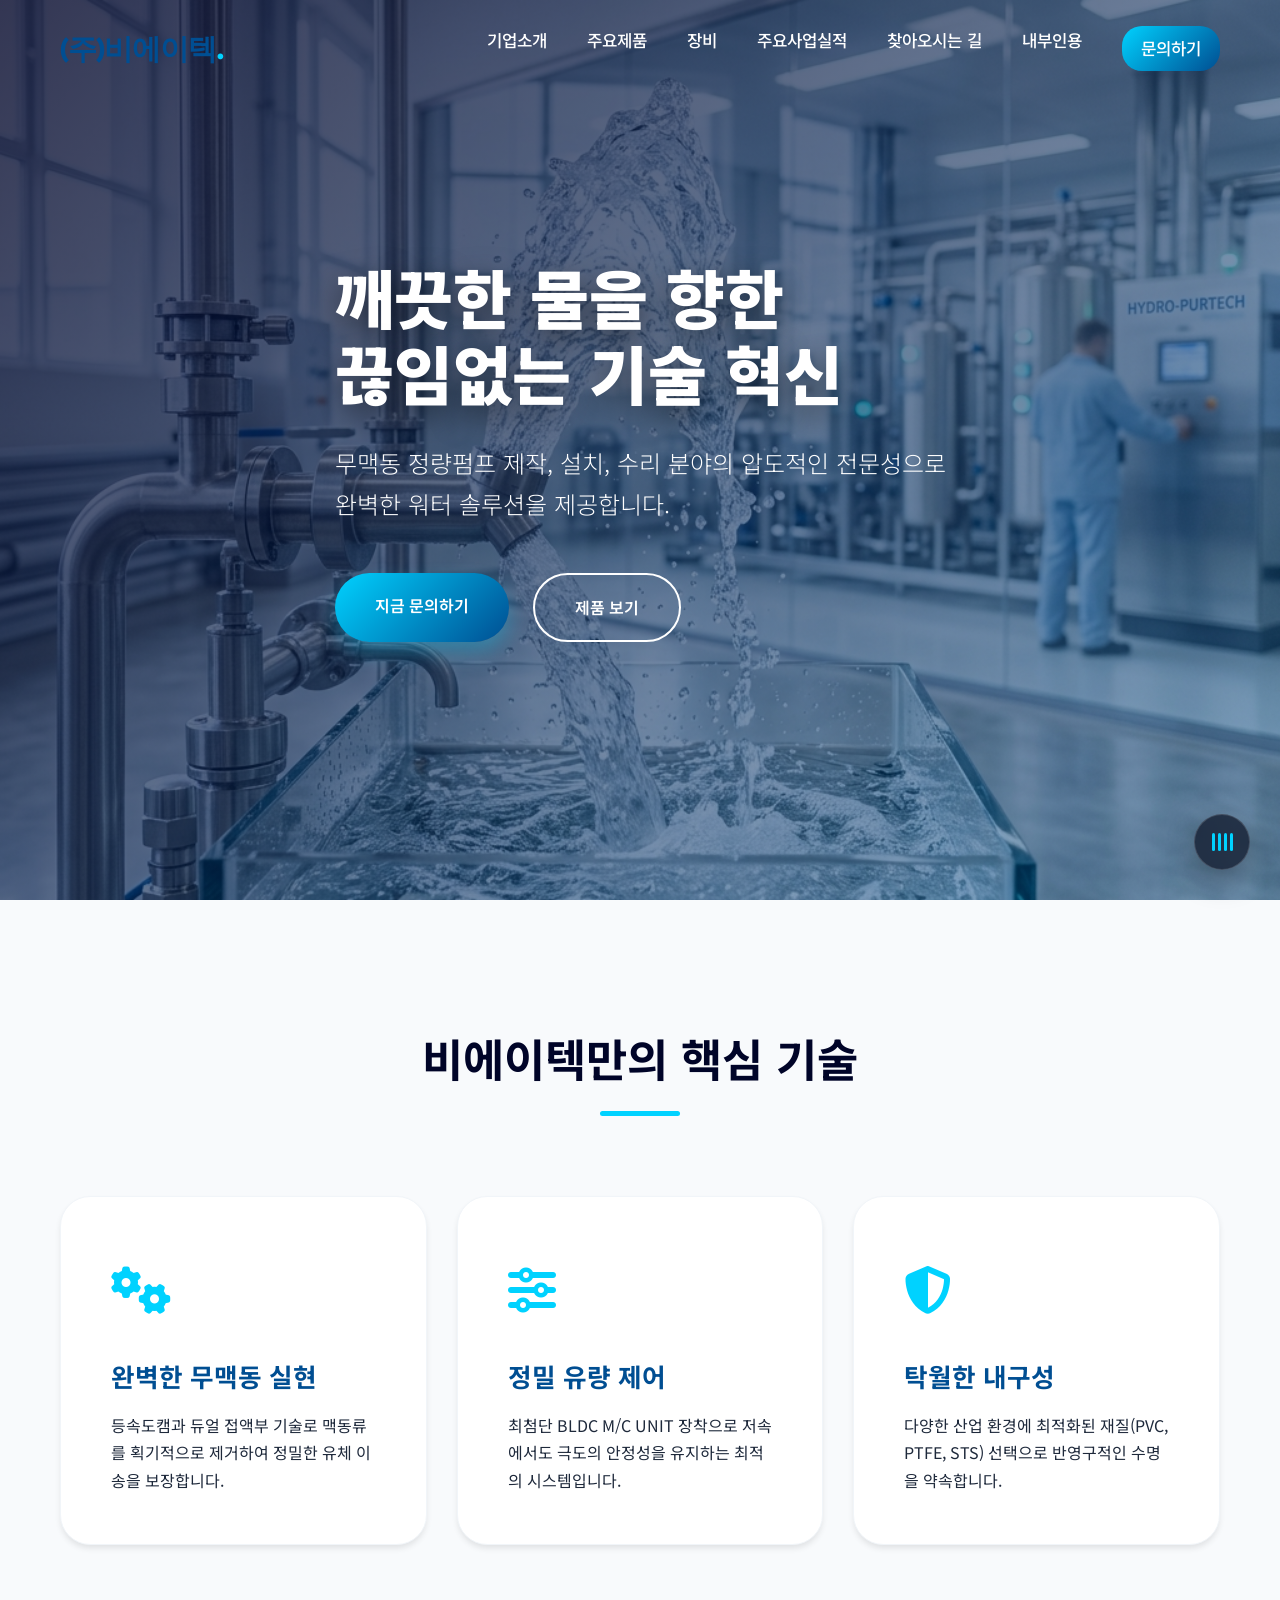
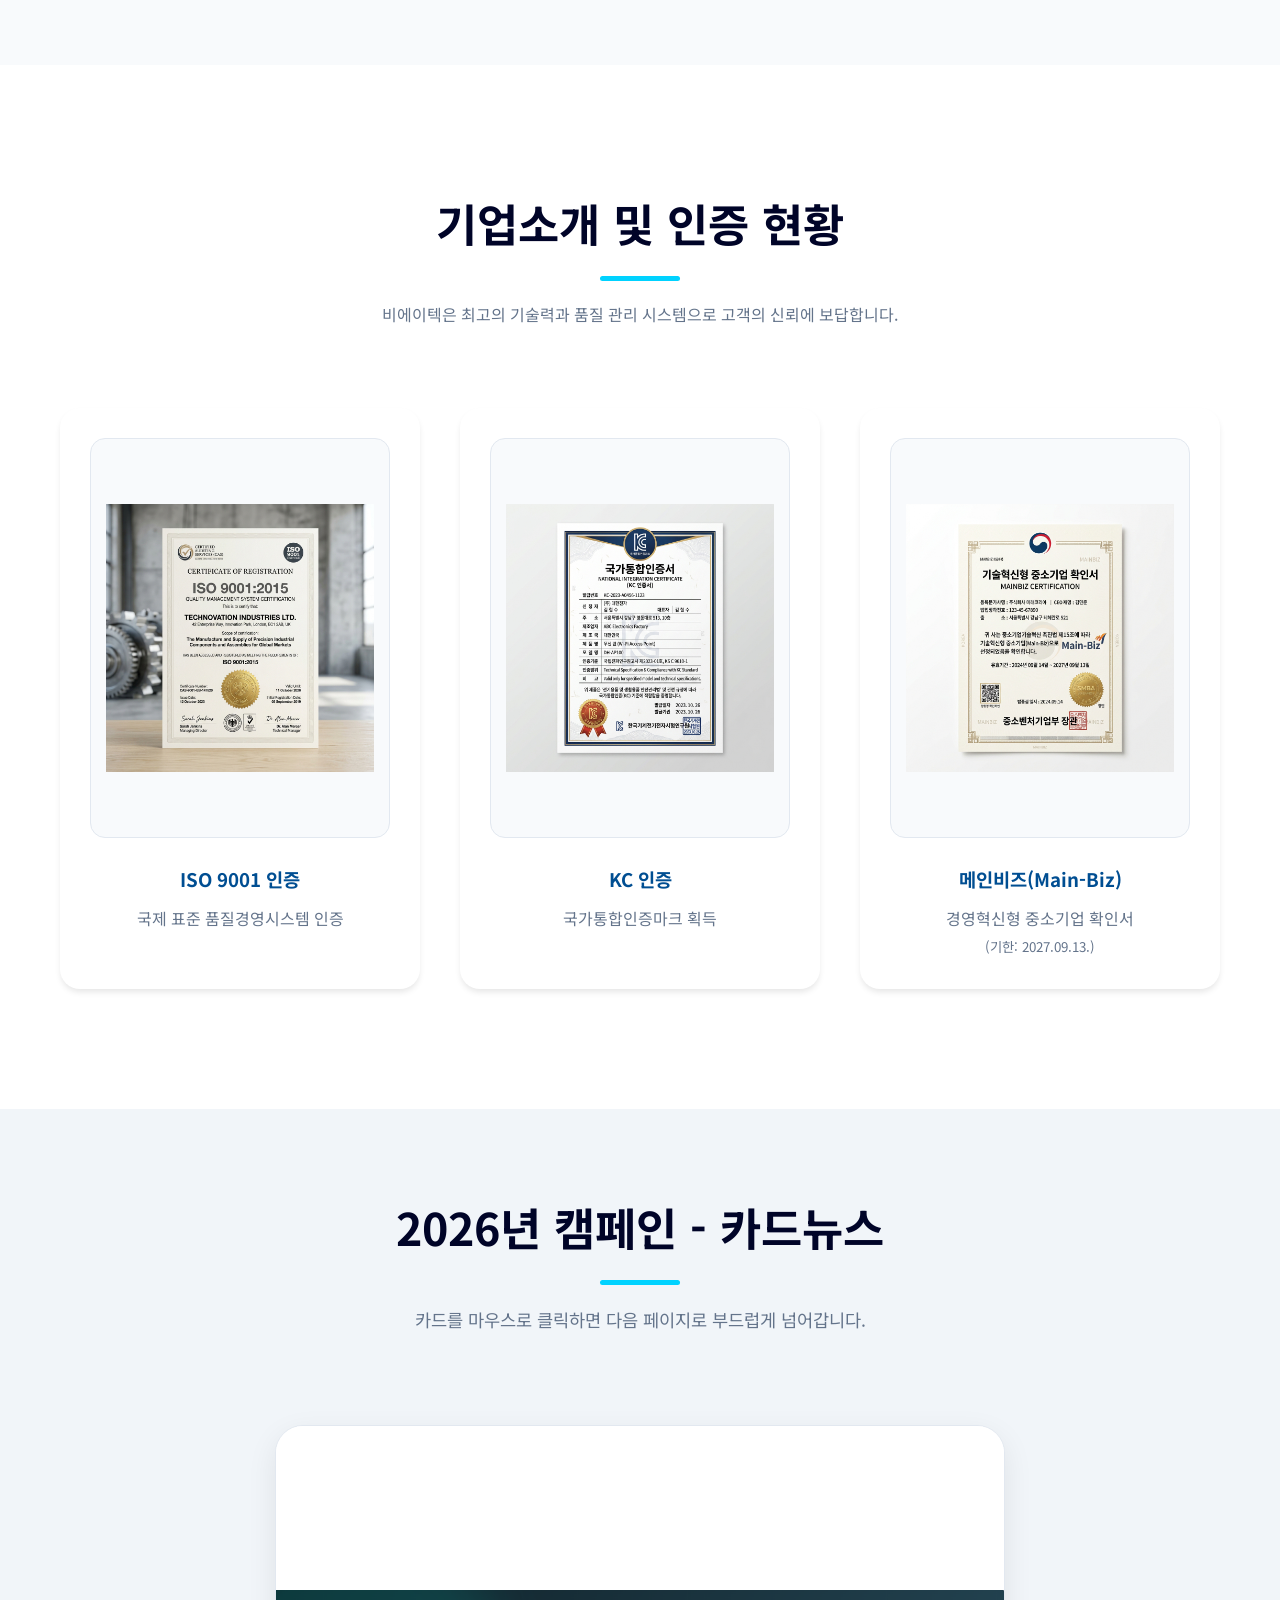
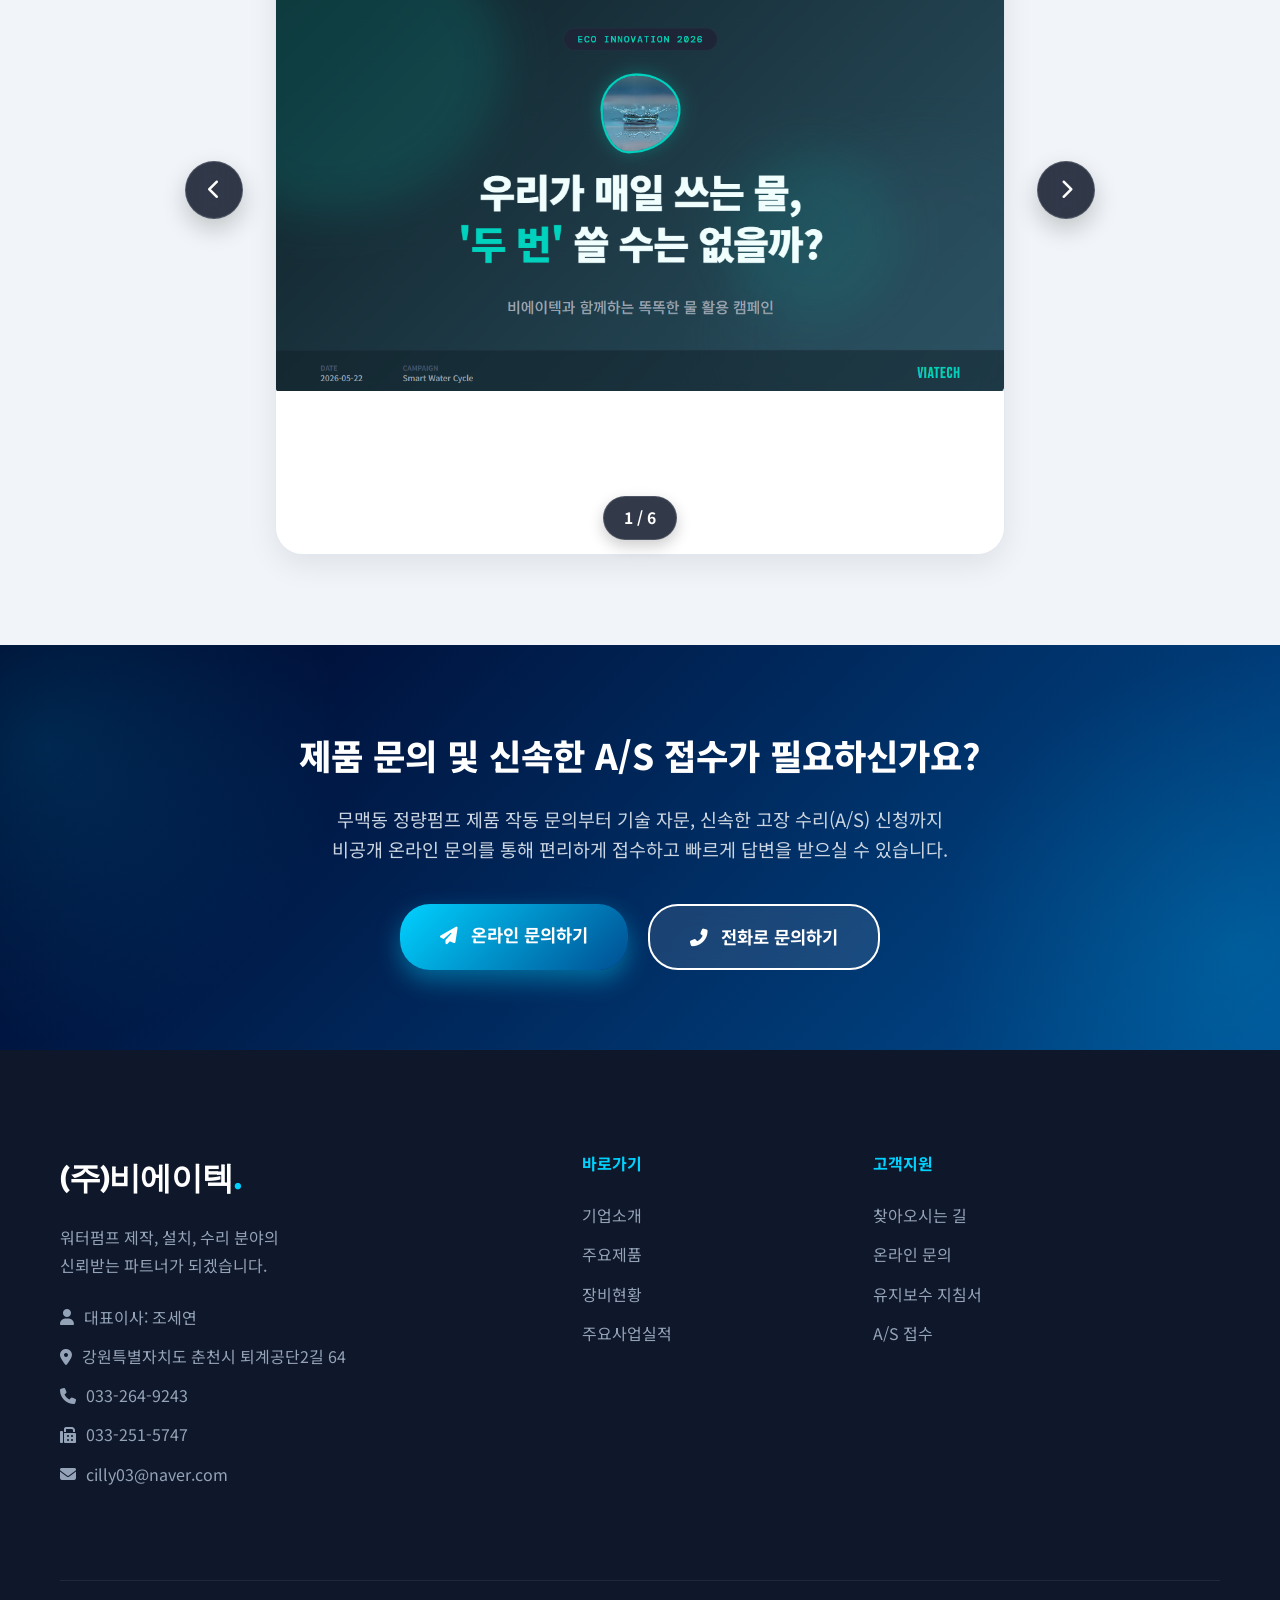
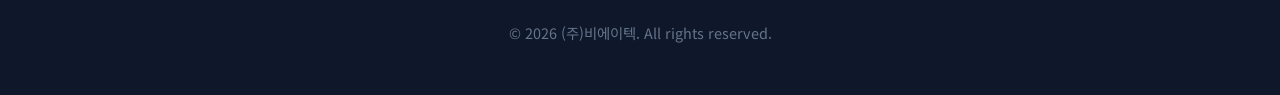
<file: index.html>
<!DOCTYPE html>
<html lang="ko">
<head>
    <meta charset="UTF-8">
    </head>
    <meta name="viewport" content="width=device-width, initial-scale=1.0">
    <title>(주)비에이텍 - 워터펌프 제작·설치·수리 전문기업</title>
    <meta name="description" content="(주)비에이텍은 무맥동 정량펌프 전문 제작 및 유지보수 기업입니다.">
    <link rel="stylesheet" href="index.css">
    <!-- Font Awesome for icons -->
    <link rel="stylesheet" href="https://cdnjs.cloudflare.com/ajax/libs/font-awesome/6.4.0/css/all.min.css">
</head>
<body>

    <!-- Header Navigation -->
    <nav id="navbar">
        <div class="container nav-content">
            <a href="index.html" class="logo">(주)비에이텍<span>.</span></a>
            <ul class="nav-links">
                <li><a href="intro.html">기업소개</a></li>
                <li><a href="product.html">주요제품</a></li>
                <li><a href="equipment.html">장비</a></li>
                <li><a href="records.html">주요사업실적</a></li>
                <li><a href="map.html">찾아오시는 길</a></li>
                <li><a href="internal.html">내부인용</a></li>
                <li><a href="inquiry.html" class="btn" style="padding: 0.5rem 1.2rem; background: linear-gradient(135deg, var(--secondary), var(--primary)); color: white; border-radius: 20px;">문의하기</a></li>
            </ul>
        </div>
    </nav>

    <!-- Hero Section -->
    <section class="hero">
        <div class="hero-overlay"></div>
        <!-- Using a placeholder if local image is not ready, but the CSS will handle the background -->
        <img src="hero.png" alt="Clean Water" class="hero-img">
        <div class="container hero-content">
            <h1 class="reveal">깨끗한 물을 향한<br>끊임없는 기술 혁신</h1>
            <p class="reveal">무맥동 정량펌프 제작, 설치, 수리 분야의 압도적인 전문성으로<br>완벽한 워터 솔루션을 제공합니다.</p>
            <div class="cta-group reveal">
                <a href="inquiry.html" class="btn btn-primary">지금 문의하기</a>
                <a href="product.html" class="btn" style="border: 2px solid white; color: white;">제품 보기</a>
            </div>
        </div>
    </section>

    <!-- Features Section -->
    <section id="features" class="section">
        <div class="container">
            <div class="section-header reveal">
                <h2>비에이텍만의 핵심 기술</h2>
                <div class="divider"></div>
            </div>
            <div class="features-grid">
                <div class="feature-card reveal">
                    <span class="feature-icon"><i class="fa-solid fa-gears" style="color: var(--secondary);"></i></span>
                    <h3>완벽한 무맥동 실현</h3>
                    <p>등속도캠과 듀얼 접액부 기술로 맥동류를 획기적으로 제거하여 정밀한 유체 이송을 보장합니다.</p>
                </div>
                <div class="feature-card reveal">
                    <span class="feature-icon"><i class="fa-solid fa-sliders" style="color: var(--secondary);"></i></span>
                    <h3>정밀 유량 제어</h3>
                    <p>최첨단 BLDC M/C UNIT 장착으로 저속에서도 극도의 안정성을 유지하는 최적의 시스템입니다.</p>
                </div>
                <div class="feature-card reveal">
                    <span class="feature-icon"><i class="fa-solid fa-shield-halved" style="color: var(--secondary);"></i></span>
                    <h3>탁월한 내구성</h3>
                    <p>다양한 산업 환경에 최적화된 재질(PVC, PTFE, STS) 선택으로 반영구적인 수명을 약속합니다.</p>
                </div>
            </div>
        </div>
    </section>

    <!-- Certifications Section -->
    <section id="certifications" class="section" style="background-color: white;">
        <div class="container">
            <div class="section-header reveal">
                <h2>기업소개 및 인증 현황</h2>
                <div class="divider"></div>
                <p style="margin-top: 20px; color: var(--text-muted);">비에이텍은 최고의 기술력과 품질 관리 시스템으로 고객의 신뢰에 보답합니다.</p>
            </div>
            <div class="cert-grid">
                <div class="cert-item reveal">
                    <div class="cert-img-wrapper">
                        <img src="cert_iso.png" alt="ISO 9001 인증서">
                    </div>
                    <h3>ISO 9001 인증</h3>
                    <p>국제 표준 품질경영시스템 인증</p>
                </div>
                <div class="cert-item reveal">
                    <div class="cert-img-wrapper">
                        <img src="cert_kc.png" alt="KC 인증서">
                    </div>
                    <h3>KC 인증</h3>
                    <p>국가통합인증마크 획득</p>
                </div>
                <div class="cert-item reveal">
                    <div class="cert-img-wrapper">
                        <img src="cert_mainbiz.png" alt="메인비즈 확인서">
                    </div>
                    <h3>메인비즈(Main-Biz)</h3>
                    <p>경영혁신형 중소기업 확인서<br><small>(기한: 2027.09.13.)</small></p>
                </div>
            </div>
        </div>
    </section>


    <!-- Campaign 2026 Section -->
    <section id="campaign" class="section" style="background-color: #f1f5f9; padding: 80px 0;">
        <div class="container">
            <div class="section-header reveal">
                <h2>2026년 캠페인 - 카드뉴스</h2>
                <div class="divider"></div>
                <p style="margin-top: 20px; color: var(--text-muted); font-size: 1.1rem;">
                    카드를 마우스로 클릭하면 다음 페이지로 부드럽게 넘어갑니다.
                </p>
            </div>
            
            <!-- Premium Card News Viewport -->
            <div class="card-news-viewport reveal">
                <!-- Slider Wrapper -->
                <div class="card-news-slider" id="pdf-slider">
                    <!-- Dynamic canvas pages will be appended here by script.js -->
                    <div class="slider-loading" id="slider-loading">
                        <div class="spinner"></div>
                        <p>카드뉴스를 불러오는 중입니다...</p>
                    </div>
                </div>

                <!-- Slider Navigation Controls -->
                <button class="slider-nav prev" id="slider-prev" title="이전 페이지"><i class="fas fa-chevron-left"></i></button>
                <button class="slider-nav next" id="slider-next" title="다음 페이지"><i class="fas fa-chevron-right"></i></button>

                <!-- Page Progress indicator badge -->
                <div class="slider-pagination">
                    <span class="page-badge" id="page-indicator">0 / 0</span>
                </div>
            </div>
        </div>
    </section>

    <!-- Quick Inquiry Link Section -->
    <section class="section" style="background: linear-gradient(135deg, #000428, #004e92); color: white; padding: 80px 0; text-align: center; position: relative; overflow: hidden;">
        <!-- Glowing background shapes -->
        <div style="position: absolute; top: -50%; left: -20%; width: 600px; height: 600px; background: radial-gradient(circle, rgba(0, 210, 255, 0.15) 0%, transparent 70%); pointer-events: none;"></div>
        <div style="position: absolute; bottom: -50%; right: -20%; width: 600px; height: 600px; background: radial-gradient(circle, rgba(0, 210, 255, 0.15) 0%, transparent 70%); pointer-events: none;"></div>
        
        <div class="container reveal">
            <h2 style="font-size: 2.2rem; font-weight: 800; margin-bottom: 20px; color: white;">제품 문의 및 신속한 A/S 접수가 필요하신가요?</h2>
            <p style="font-size: 1.15rem; color: #cbd5e1; max-width: 700px; margin: 0 auto 40px; line-height: 1.6;">
                무맥동 정량펌프 제품 작동 문의부터 기술 자문, 신속한 고장 수리(A/S) 신청까지<br>
                비공개 온라인 문의를 통해 편리하게 접수하고 빠르게 답변을 받으실 수 있습니다.
            </p>
            <div style="display: flex; justify-content: center; gap: 20px; flex-wrap: wrap;">
                <a href="inquiry.html" class="btn" style="padding: 1rem 2.5rem; font-size: 1.1rem; font-weight: 700; background: linear-gradient(135deg, var(--secondary), var(--primary)); color: white; border-radius: 30px; box-shadow: 0 10px 25px rgba(0, 210, 255, 0.4); transition: transform 0.3s ease;">
                    <i class="fas fa-paper-plane" style="margin-right: 8px;"></i> 온라인 문의하기
                </a>
                <a href="tel:033-264-9243" class="btn" style="padding: 1rem 2.5rem; font-size: 1.1rem; font-weight: 700; background: rgba(255, 255, 255, 0.1); border: 2px solid white; color: white; border-radius: 30px; backdrop-filter: blur(10px); transition: transform 0.3s ease;">
                    <i class="fas fa-phone-alt" style="margin-right: 8px;"></i> 전화로 문의하기
                </a>
            </div>
        </div>
    </section>

    <!-- Footer Section -->
    <footer>
        <div class="container">
            <div class="footer-grid">
                <div class="footer-brand">
                    <h3 class="logo">(주)비에이텍<span>.</span></h3>
                    <p style="margin-bottom: 25px; color: #94a3b8;">워터펌프 제작, 설치, 수리 분야의<br>신뢰받는 파트너가 되겠습니다.</p>
                    <div class="footer-info">
                        <p><i class="fas fa-user"></i> 대표이사: 조세연</p>
                        <p><i class="fas fa-map-marker-alt"></i> 강원특별자치도 춘천시 퇴계공단2길 64</p>
                        <p><i class="fas fa-phone"></i> 033-264-9243</p>
                        <p><i class="fas fa-fax"></i> 033-251-5747</p>
                        <p><i class="fas fa-envelope"></i> cilly03@naver.com</p>
                    </div>
                </div>
                <div class="footer-links">
                    <h4>바로가기</h4>
                    <ul>
                        <li><a href="intro.html">기업소개</a></li>
                        <li><a href="product.html">주요제품</a></li>
                        <li><a href="equipment.html">장비현황</a></li>
                        <li><a href="records.html">주요사업실적</a></li>
                    </ul>
                </div>
                <div class="footer-links">
                    <h4>고객지원</h4>
                    <ul>
                        <li><a href="map.html">찾아오시는 길</a></li>
                        <li><a href="inquiry.html">온라인 문의</a></li>
                        <li><a href="equipment.html">유지보수 지침서</a></li>
                        <li><a href="inquiry.html">A/S 접수</a></li>
                    </ul>
                </div>
            </div>
            <div class="footer-bottom">
                <p>&copy; 2026 (주)비에이텍. All rights reserved.</p>
            </div>
        </div>
    </footer>

    <!-- Background Music Player -->
    <audio id="bg-audio" src="배경음악.mp3" loop></audio>
    
    <!-- Floating Music Toggle Button -->
    <div id="music-toggle" class="music-btn" title="배경음악 켜기/끄기">
        <div class="music-waves">
            <span class="stroke"></span>
            <span class="stroke"></span>
            <span class="stroke"></span>
            <span class="stroke"></span>
        </div>
        <i class="fas fa-music music-icon"></i>
    </div>

    <script src="script.js"></script>
</body>
</html>
</file>
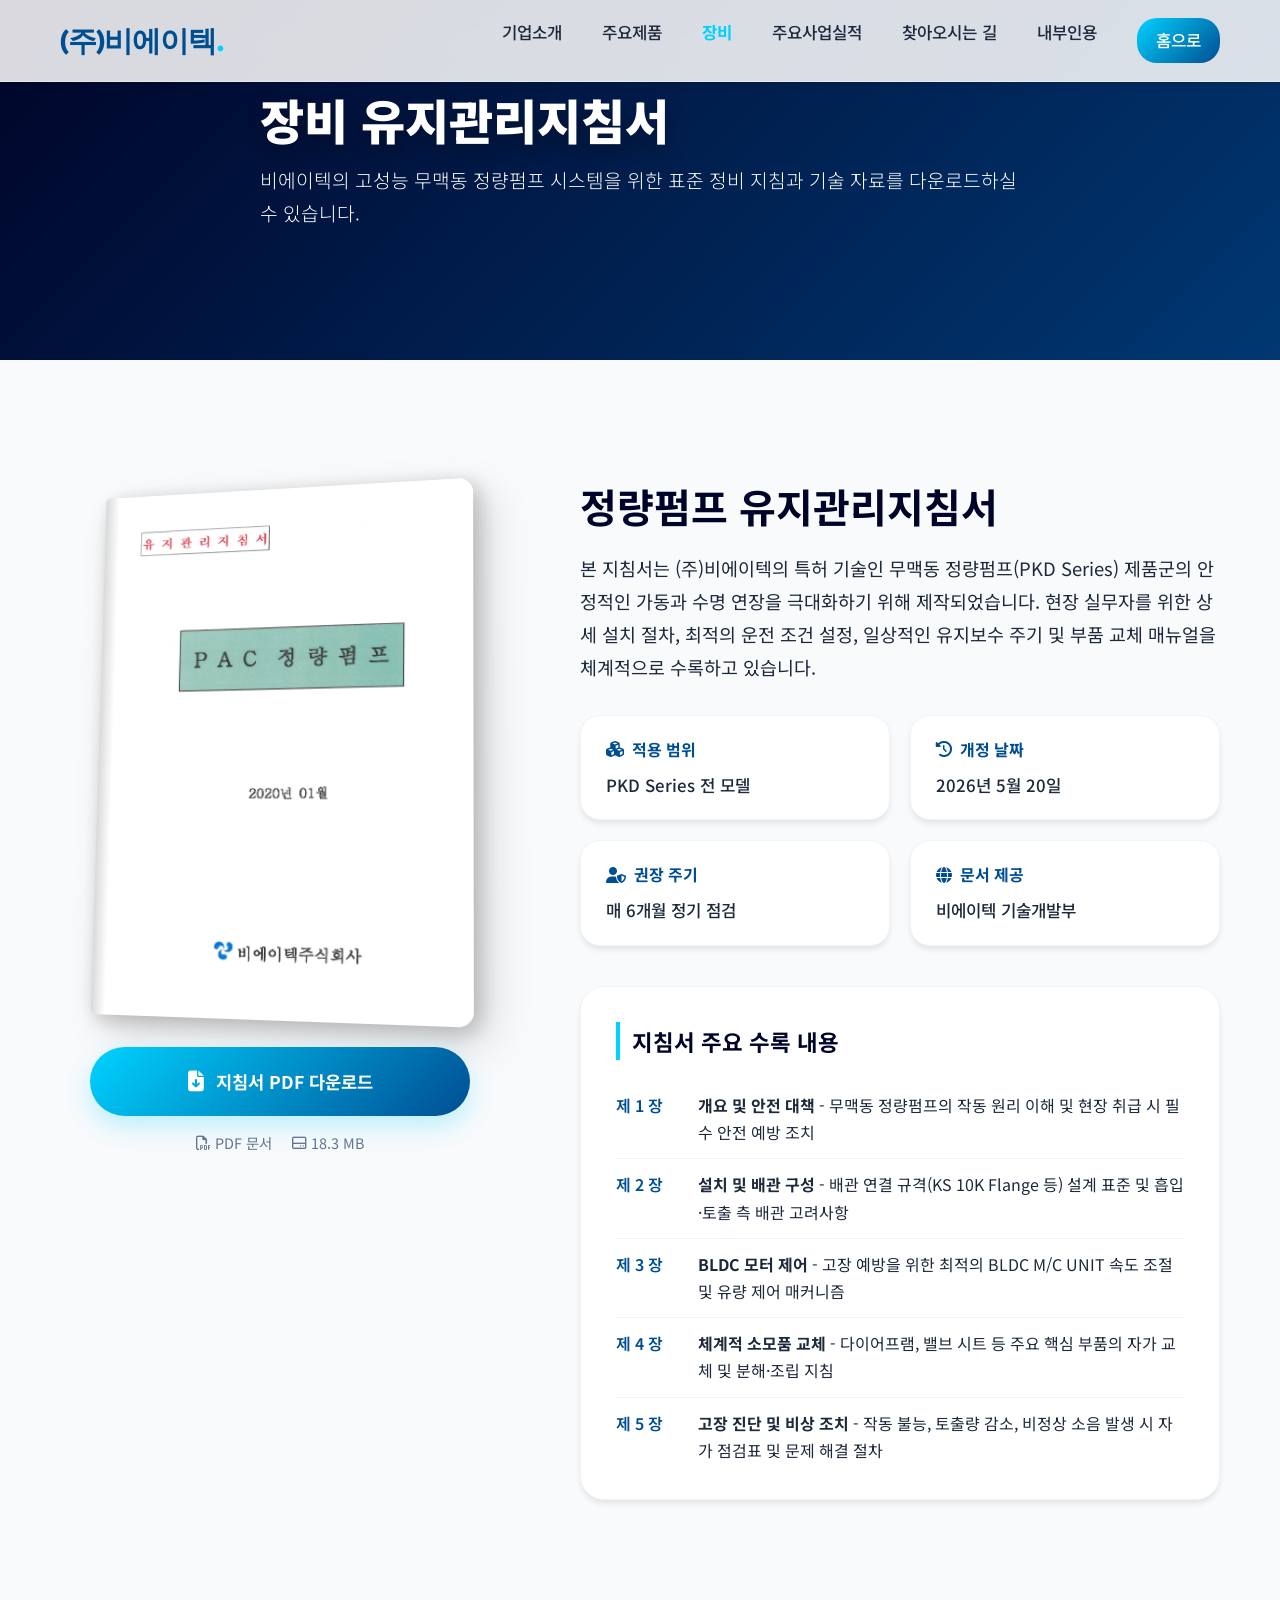
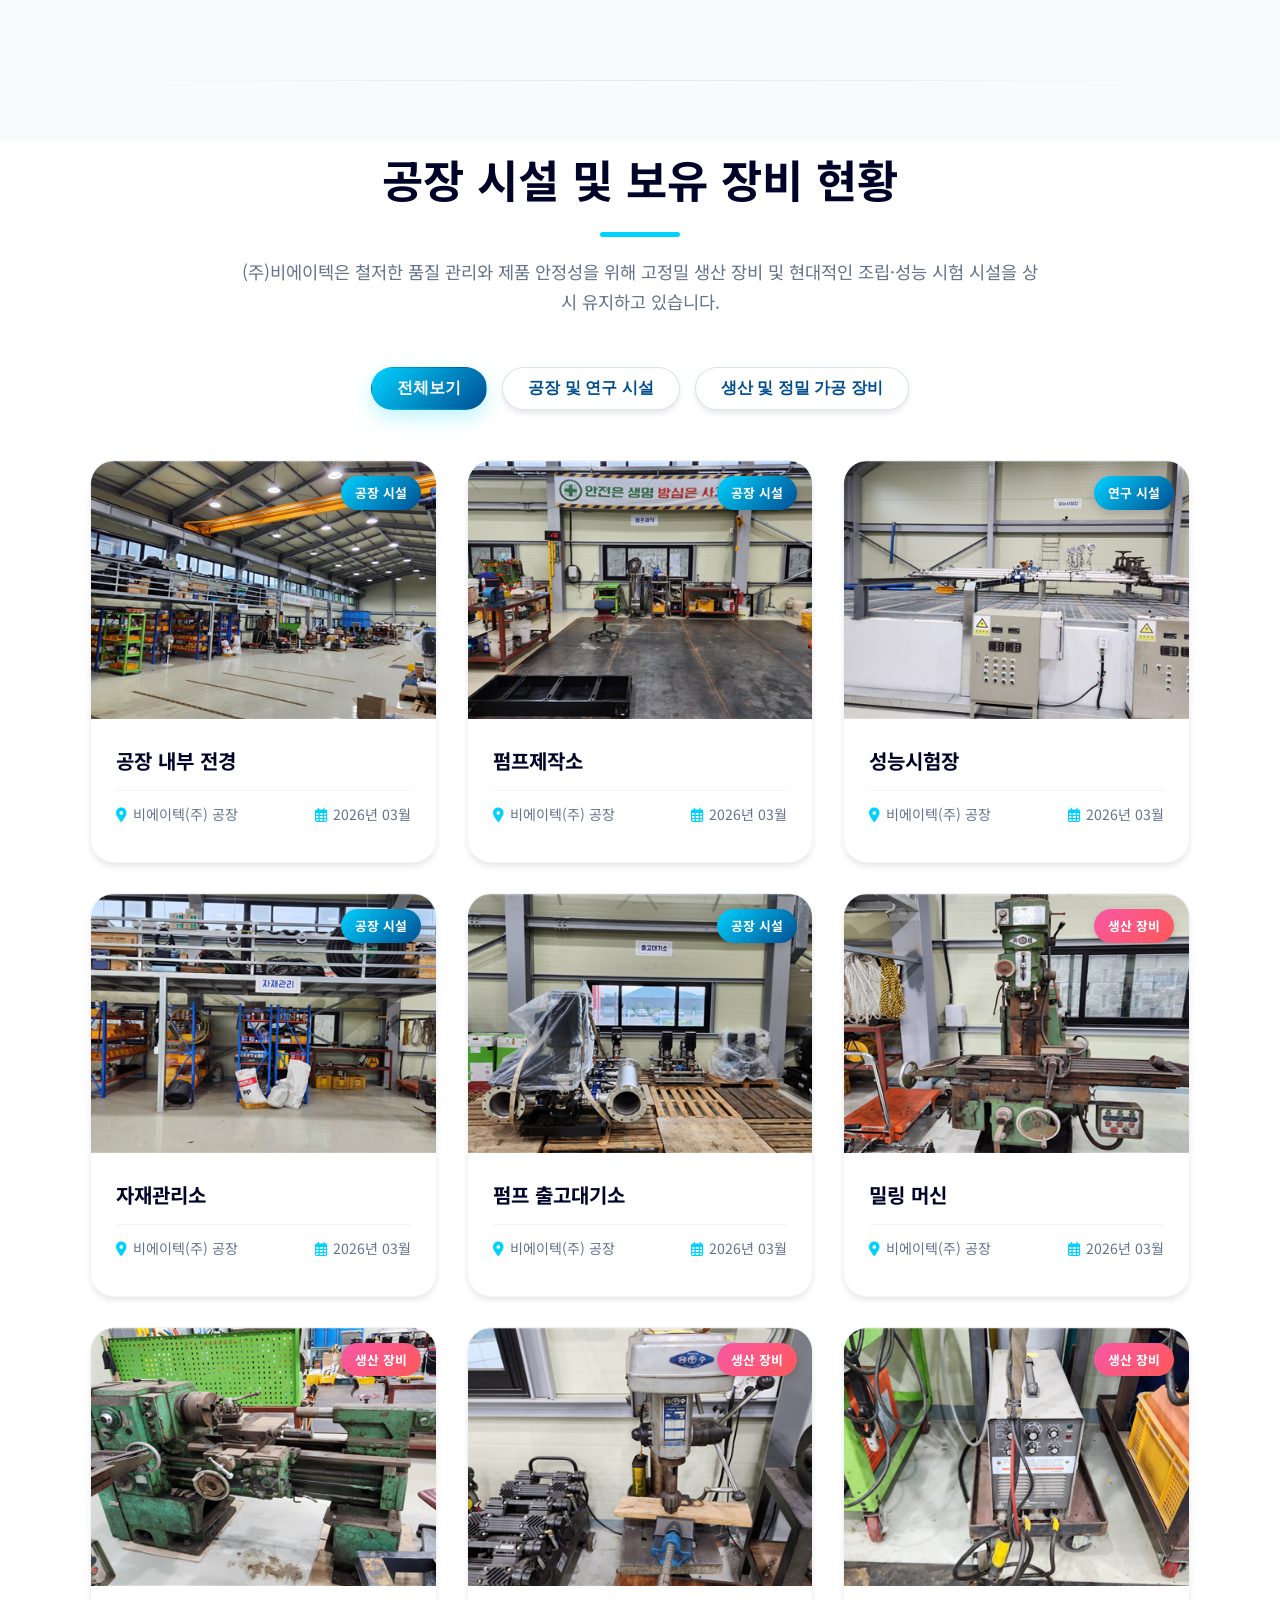
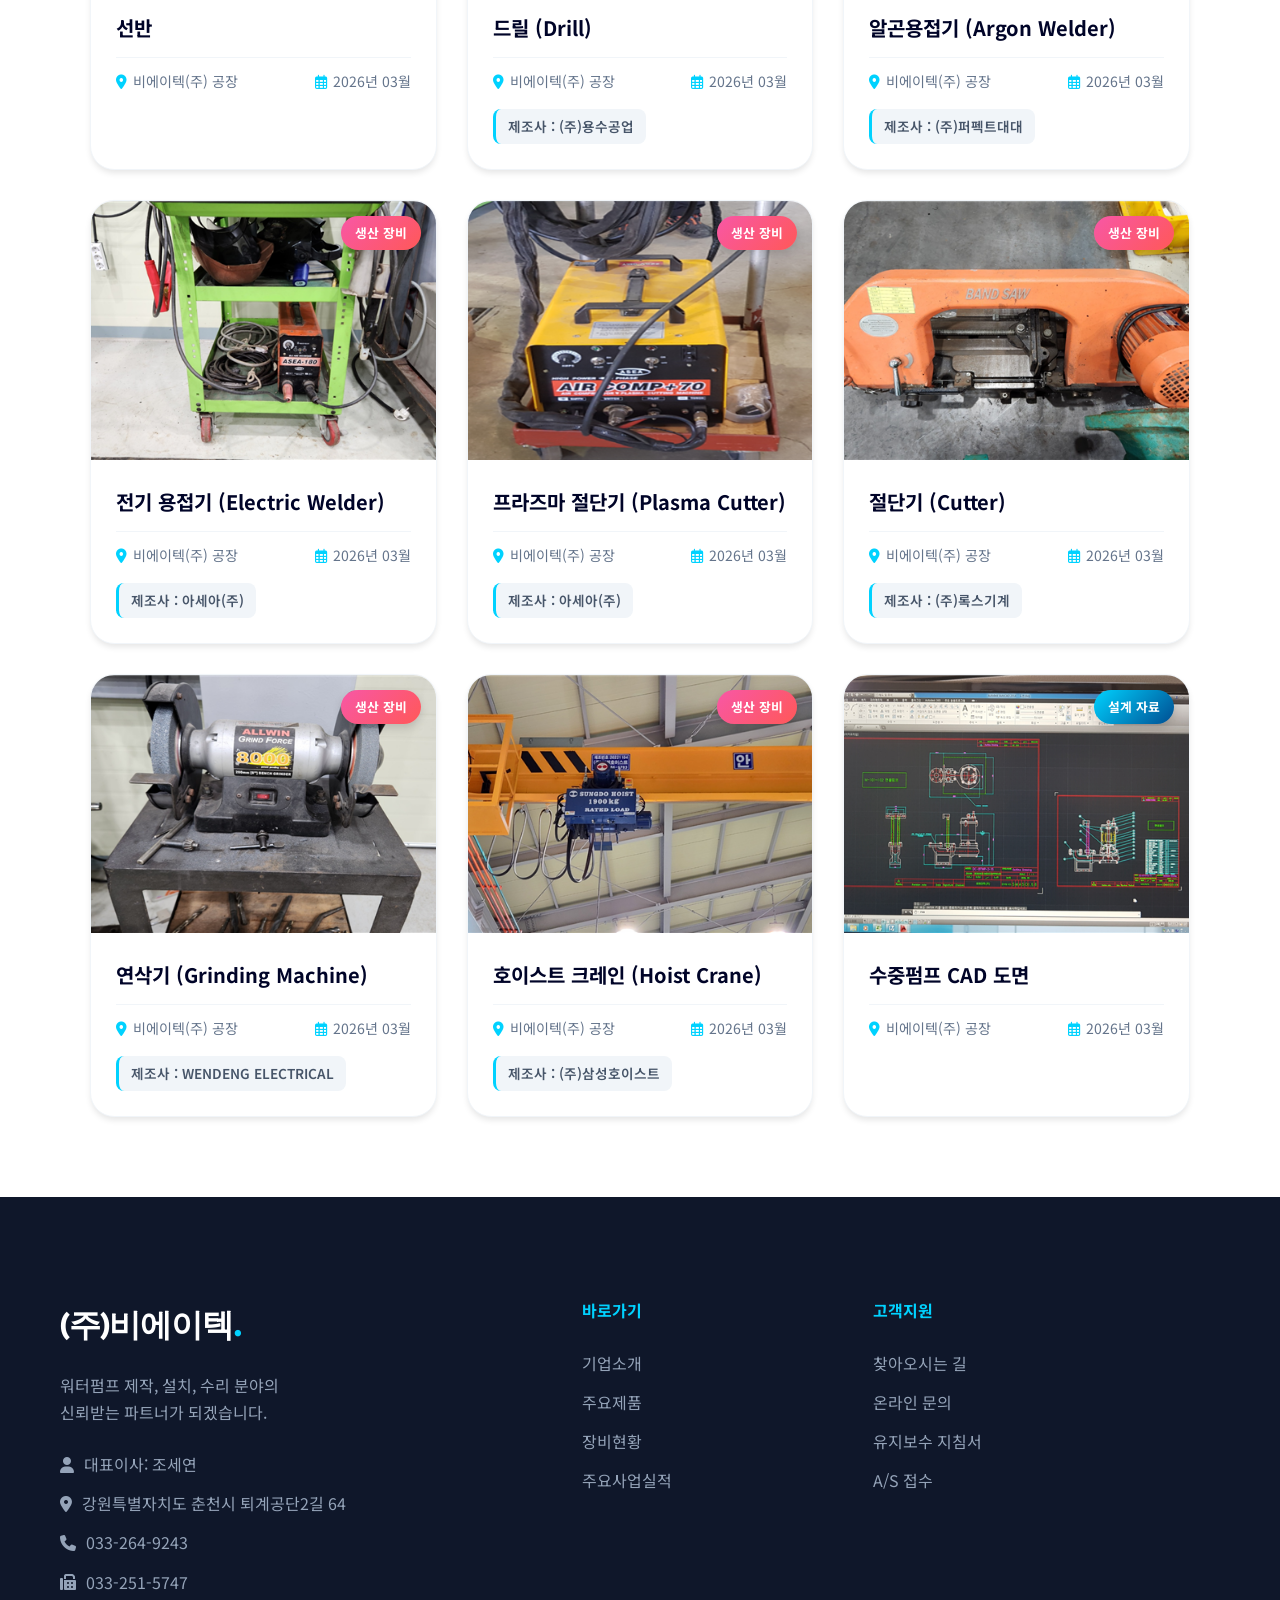
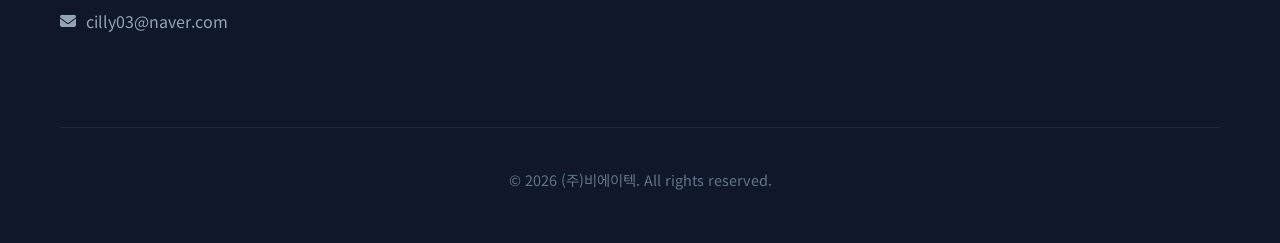
<file: equipment.html>
<!DOCTYPE html>
<html lang="ko">
<head>
    <meta charset="UTF-8">
    <meta name="viewport" content="width=device-width, initial-scale=1.0">
    <title>장비 유지관리지침서 - (주)비에이텍</title>
    <meta name="description" content="(주)비에이텍의 정량펌프 제품군에 대한 전문적인 유지보수 및 장비 관리 지침을 제공합니다.">
    <link rel="stylesheet" href="index.css">
    <!-- Font Awesome for icons -->
    <link rel="stylesheet" href="https://cdnjs.cloudflare.com/ajax/libs/font-awesome/6.4.0/css/all.min.css">
</head>
<body>

    <!-- Header Navigation -->
    <nav id="navbar" class="scrolled">
        <div class="container nav-content">
            <a href="index.html" class="logo">(주)비에이텍<span>.</span></a>
            <ul class="nav-links">
                <li><a href="intro.html">기업소개</a></li>
                <li><a href="product.html">주요제품</a></li>
                <li><a href="equipment.html" style="color: var(--secondary); font-weight: 700;">장비</a></li>
                <li><a href="records.html">주요사업실적</a></li>
                <li><a href="map.html">찾아오시는 길</a></li>
                <li><a href="internal.html">내부인용</a></li>
                <li><a href="index.html" class="btn" style="padding: 0.5rem 1.2rem; background: linear-gradient(135deg, var(--secondary), var(--primary)); color: white; border-radius: 20px;">홈으로</a></li>
            </ul>
        </div>
    </nav>

    <!-- Sub-Hero Section -->
    <section class="sub-hero">
        <div class="sub-hero-overlay"></div>
        <div class="container sub-hero-content">
            <h1 class="reveal active">장비 유지관리지침서</h1>
            <p class="reveal active">비에이텍의 고성능 무맥동 정량펌프 시스템을 위한 표준 정비 지침과 기술 자료를 다운로드하실 수 있습니다.</p>
        </div>
    </section>

    <!-- Main Content Section -->
    <section class="section" style="background-color: #f8fafc;">
        <div class="container">
            <div class="equipment-layout">
                
                <!-- Left Column: 3D Book Cover & Download Action -->
                <div class="book-container reveal active">
                    <div class="book-mockup">
                        <img src="유지관리 지침서 표지.png" alt="정량펌프 유지관리지침서 표지">
                    </div>
                    
                    <div class="download-action-area">
                        <a href="정량펌프 유지관리지침서.pdf" download="정량펌프_유지관리지침서.pdf" class="btn-download">
                            <i class="fas fa-file-download"></i>
                            지침서 PDF 다운로드
                        </a>
                        <div class="file-spec">
                            <span><i class="far fa-file-pdf"></i> PDF 문서</span>
                            <span><i class="far fa-hdd"></i> 18.3 MB</span>
                        </div>
                    </div>
                </div>

                <!-- Right Column: Manual Specification and Information -->
                <div class="manual-details reveal active">
                    <h2>정량펌프 유지관리지침서</h2>
                    <p class="intro-text">
                        본 지침서는 (주)비에이텍의 특허 기술인 무맥동 정량펌프(PKD Series) 제품군의 안정적인 가동과 수명 연장을 극대화하기 위해 제작되었습니다. 현장 실무자를 위한 상세 설치 절차, 최적의 운전 조건 설정, 일상적인 유지보수 주기 및 부품 교체 매뉴얼을 체계적으로 수록하고 있습니다.
                    </p>

                    <div class="manual-meta-grid">
                        <div class="meta-card">
                            <h4><i class="fas fa-cubes"></i> 적용 범위</h4>
                            <p>PKD Series 전 모델</p>
                        </div>
                        <div class="meta-card">
                            <h4><i class="fas fa-history"></i> 개정 날짜</h4>
                            <p>2026년 5월 20일</p>
                        </div>
                        <div class="meta-card">
                            <h4><i class="fas fa-user-shield"></i> 권장 주기</h4>
                            <p>매 6개월 정기 점검</p>
                        </div>
                        <div class="meta-card">
                            <h4><i class="fas fa-globe"></i> 문서 제공</h4>
                            <p>비에이텍 기술개발부</p>
                        </div>
                    </div>

                    <!-- Quick Preview Outline Card -->
                    <div class="preview-outline">
                        <h3>지침서 주요 수록 내용</h3>
                        <ul class="outline-list">
                            <li>
                                <span>제 1 장</span>
                                <div><strong>개요 및 안전 대책</strong> - 무맥동 정량펌프의 작동 원리 이해 및 현장 취급 시 필수 안전 예방 조치</div>
                            </li>
                            <li>
                                <span>제 2 장</span>
                                <div><strong>설치 및 배관 구성</strong> - 배관 연결 규격(KS 10K Flange 등) 설계 표준 및 흡입·토출 측 배관 고려사항</div>
                            </li>
                            <li>
                                <span>제 3 장</span>
                                <div><strong>BLDC 모터 제어</strong> - 고장 예방을 위한 최적의 BLDC M/C UNIT 속도 조절 및 유량 제어 매커니즘</div>
                            </li>
                            <li>
                                <span>제 4 장</span>
                                <div><strong>체계적 소모품 교체</strong> - 다이어프램, 밸브 시트 등 주요 핵심 부품의 자가 교체 및 분해·조립 지침</div>
                            </li>
                            <li>
                                <span>제 5 장</span>
                                <div><strong>고장 진단 및 비상 조치</strong> - 작동 불능, 토출량 감소, 비정상 소음 발생 시 자가 점검표 및 문제 해결 절차</div>
                            </li>
                        </ul>
                    </div>
                </div>

            </div>
        </div>
    </section>

    <!-- Page Section Separator -->
    <div class="section-separator"></div>

    <!-- Equipment Gallery Section -->
    <section class="section" style="background-color: white; padding-top: 0; padding-bottom: 80px;">
        <div class="container">
            <div class="section-header reveal active" style="margin-bottom: 50px;">
                <h2>공장 시설 및 보유 장비 현황</h2>
                <div class="divider"></div>
                <p style="margin-top: 20px; color: var(--text-muted); max-width: 800px; margin-left: auto; margin-right: auto; font-size: 1.1rem; line-height: 1.7;">
                    (주)비에이텍은 철저한 품질 관리와 제품 안정성을 위해 고정밀 생산 장비 및 현대적인 조립·성능 시험 시설을 상시 유지하고 있습니다.
                </p>
            </div>

            <!-- Filter Buttons -->
            <div class="gallery-filter-area reveal active">
                <button class="filter-btn active" data-filter="all">전체보기</button>
                <button class="filter-btn" data-filter="facility">공장 및 연구 시설</button>
                <button class="filter-btn" data-filter="machinery">생산 및 정밀 가공 장비</button>
            </div>

            <!-- Gallery Grid -->
            <div class="gallery-grid reveal active">
                
                <!-- 1. 공장 내부 전경 (Facility) -->
                <div class="gallery-item facility">
                    <div class="gallery-img-wrapper">
                        <img src="PIC7283.png" alt="공장 내부 전경">
                        <div class="gallery-badge facility-badge">공장 시설</div>
                    </div>
                    <div class="gallery-content">
                        <h3>공장 내부 전경</h3>
                        <div class="gallery-meta">
                            <span><i class="fas fa-map-marker-alt"></i> 비에이텍(주) 공장</span>
                            <span><i class="far fa-calendar-alt"></i> 2026년 03월</span>
                        </div>
                    </div>
                </div>

                <!-- 2. 펌프제작소 (Facility) -->
                <div class="gallery-item facility">
                    <div class="gallery-img-wrapper">
                        <img src="PIC72E1.png" alt="펌프제작소">
                        <div class="gallery-badge facility-badge">공장 시설</div>
                    </div>
                    <div class="gallery-content">
                        <h3>펌프제작소</h3>
                        <div class="gallery-meta">
                            <span><i class="fas fa-map-marker-alt"></i> 비에이텍(주) 공장</span>
                            <span><i class="far fa-calendar-alt"></i> 2026년 03월</span>
                        </div>
                    </div>
                </div>

                <!-- 3. 성능시험장 (Facility) -->
                <div class="gallery-item facility">
                    <div class="gallery-img-wrapper">
                        <img src="PIC7350.png" alt="성능시험장">
                        <div class="gallery-badge facility-badge">연구 시설</div>
                    </div>
                    <div class="gallery-content">
                        <h3>성능시험장</h3>
                        <div class="gallery-meta">
                            <span><i class="fas fa-map-marker-alt"></i> 비에이텍(주) 공장</span>
                            <span><i class="far fa-calendar-alt"></i> 2026년 03월</span>
                        </div>
                    </div>
                </div>

                <!-- 4. 자재관리소 (Facility) -->
                <div class="gallery-item facility">
                    <div class="gallery-img-wrapper">
                        <img src="PIC740C.png" alt="자재관리소">
                        <div class="gallery-badge facility-badge">공장 시설</div>
                    </div>
                    <div class="gallery-content">
                        <h3>자재관리소</h3>
                        <div class="gallery-meta">
                            <span><i class="fas fa-map-marker-alt"></i> 비에이텍(주) 공장</span>
                            <span><i class="far fa-calendar-alt"></i> 2026년 03월</span>
                        </div>
                    </div>
                </div>

                <!-- 5. 펌프 출고대기소 (Facility) -->
                <div class="gallery-item facility">
                    <div class="gallery-img-wrapper">
                        <img src="PIC74AA.png" alt="펌프 출고대기소">
                        <div class="gallery-badge facility-badge">공장 시설</div>
                    </div>
                    <div class="gallery-content">
                        <h3>펌프 출고대기소</h3>
                        <div class="gallery-meta">
                            <span><i class="fas fa-map-marker-alt"></i> 비에이텍(주) 공장</span>
                            <span><i class="far fa-calendar-alt"></i> 2026년 03월</span>
                        </div>
                    </div>
                </div>

                <!-- 6. 밀링 머신 (Machinery) -->
                <div class="gallery-item machinery">
                    <div class="gallery-img-wrapper">
                        <img src="PIC7528.png" alt="밀링 머신">
                        <div class="gallery-badge machinery-badge">생산 장비</div>
                    </div>
                    <div class="gallery-content">
                        <h3>밀링 머신</h3>
                        <div class="gallery-meta">
                            <span><i class="fas fa-map-marker-alt"></i> 비에이텍(주) 공장</span>
                            <span><i class="far fa-calendar-alt"></i> 2026년 03월</span>
                        </div>
                    </div>
                </div>

                <!-- 7. 선반 (Machinery) -->
                <div class="gallery-item machinery">
                    <div class="gallery-img-wrapper">
                        <img src="PIC7613.png" alt="선반">
                        <div class="gallery-badge machinery-badge">생산 장비</div>
                    </div>
                    <div class="gallery-content">
                        <h3>선반</h3>
                        <div class="gallery-meta">
                            <span><i class="fas fa-map-marker-alt"></i> 비에이텍(주) 공장</span>
                            <span><i class="far fa-calendar-alt"></i> 2026년 03월</span>
                        </div>
                    </div>
                </div>

                <!-- 8. 드릴 (Machinery) -->
                <div class="gallery-item machinery">
                    <div class="gallery-img-wrapper">
                        <img src="PIC76C0.png" alt="드릴">
                        <div class="gallery-badge machinery-badge">생산 장비</div>
                    </div>
                    <div class="gallery-content">
                        <h3>드릴 (Drill)</h3>
                        <div class="gallery-meta">
                            <span><i class="fas fa-map-marker-alt"></i> 비에이텍(주) 공장</span>
                            <span><i class="far fa-calendar-alt"></i> 2026년 03월</span>
                        </div>
                        <div class="gallery-maker">제조사 : (주)용수공업</div>
                    </div>
                </div>

                <!-- 9. 알곤용접기 (Machinery) -->
                <div class="gallery-item machinery">
                    <div class="gallery-img-wrapper">
                        <img src="PIC774D.png" alt="알곤용접기">
                        <div class="gallery-badge machinery-badge">생산 장비</div>
                    </div>
                    <div class="gallery-content">
                        <h3>알곤용접기 (Argon Welder)</h3>
                        <div class="gallery-meta">
                            <span><i class="fas fa-map-marker-alt"></i> 비에이텍(주) 공장</span>
                            <span><i class="far fa-calendar-alt"></i> 2026년 03월</span>
                        </div>
                        <div class="gallery-maker">제조사 : (주)퍼펙트대대</div>
                    </div>
                </div>

                <!-- 10. 전기 용접기 (Machinery) -->
                <div class="gallery-item machinery">
                    <div class="gallery-img-wrapper">
                        <img src="PIC77EB.png" alt="전기 용접기">
                        <div class="gallery-badge machinery-badge">생산 장비</div>
                    </div>
                    <div class="gallery-content">
                        <h3>전기 용접기 (Electric Welder)</h3>
                        <div class="gallery-meta">
                            <span><i class="fas fa-map-marker-alt"></i> 비에이텍(주) 공장</span>
                            <span><i class="far fa-calendar-alt"></i> 2026년 03월</span>
                        </div>
                        <div class="gallery-maker">제조사 : 아세아(주)</div>
                    </div>
                </div>

                <!-- 11. 프라즈마 절단기 (Machinery) -->
                <div class="gallery-item machinery">
                    <div class="gallery-img-wrapper">
                        <img src="PIC7849.png" alt="프라즈마 절단기">
                        <div class="gallery-badge machinery-badge">생산 장비</div>
                    </div>
                    <div class="gallery-content">
                        <h3>프라즈마 절단기 (Plasma Cutter)</h3>
                        <div class="gallery-meta">
                            <span><i class="fas fa-map-marker-alt"></i> 비에이텍(주) 공장</span>
                            <span><i class="far fa-calendar-alt"></i> 2026년 03월</span>
                        </div>
                        <div class="gallery-maker">제조사 : 아세아(주)</div>
                    </div>
                </div>

                <!-- 12. 절단기 (Machinery) -->
                <div class="gallery-item machinery">
                    <div class="gallery-img-wrapper">
                        <img src="PIC78E7.png" alt="절단기">
                        <div class="gallery-badge machinery-badge">생산 장비</div>
                    </div>
                    <div class="gallery-content">
                        <h3>절단기 (Cutter)</h3>
                        <div class="gallery-meta">
                            <span><i class="fas fa-map-marker-alt"></i> 비에이텍(주) 공장</span>
                            <span><i class="far fa-calendar-alt"></i> 2026년 03월</span>
                        </div>
                        <div class="gallery-maker">제조사 : (주)록스기계</div>
                    </div>
                </div>

                <!-- 13. 연삭기 (Machinery) -->
                <div class="gallery-item machinery">
                    <div class="gallery-img-wrapper">
                        <img src="PIC7974.png" alt="연삭기">
                        <div class="gallery-badge machinery-badge">생산 장비</div>
                    </div>
                    <div class="gallery-content">
                        <h3>연삭기 (Grinding Machine)</h3>
                        <div class="gallery-meta">
                            <span><i class="fas fa-map-marker-alt"></i> 비에이텍(주) 공장</span>
                            <span><i class="far fa-calendar-alt"></i> 2026년 03월</span>
                        </div>
                        <div class="gallery-maker">제조사 : WENDENG ELECTRICAL</div>
                    </div>
                </div>

                <!-- 14. 호이스트 크레인 (Machinery) -->
                <div class="gallery-item machinery">
                    <div class="gallery-img-wrapper">
                        <img src="PIC7A02.png" alt="호이스트 크레인">
                        <div class="gallery-badge machinery-badge">생산 장비</div>
                    </div>
                    <div class="gallery-content">
                        <h3>호이스트 크레인 (Hoist Crane)</h3>
                        <div class="gallery-meta">
                            <span><i class="fas fa-map-marker-alt"></i> 비에이텍(주) 공장</span>
                            <span><i class="far fa-calendar-alt"></i> 2026년 03월</span>
                        </div>
                        <div class="gallery-maker">제조사 : (주)삼성호이스트</div>
                    </div>
                </div>

                <!-- 15. 수중펌프 CAD 도면 (Facility) -->
                <div class="gallery-item facility">
                    <div class="gallery-img-wrapper">
                        <img src="PIC7AAF.png" alt="수중펌프 CAD 도면">
                        <div class="gallery-badge facility-badge">설계 자료</div>
                    </div>
                    <div class="gallery-content">
                        <h3>수중펌프 CAD 도면</h3>
                        <div class="gallery-meta">
                            <span><i class="fas fa-map-marker-alt"></i> 비에이텍(주) 공장</span>
                            <span><i class="far fa-calendar-alt"></i> 2026년 03월</span>
                        </div>
                    </div>
                </div>

            </div>
        </div>
    </section>

    <!-- Footer Section -->
    <footer>
        <div class="container">
            <div class="footer-grid">
                <div class="footer-brand">
                    <h3 class="logo">(주)비에이텍<span>.</span></h3>
                    <p style="margin-bottom: 25px; color: #94a3b8;">워터펌프 제작, 설치, 수리 분야의<br>신뢰받는 파트너가 되겠습니다.</p>
                    <div class="footer-info">
                        <p><i class="fas fa-user"></i> 대표이사: 조세연</p>
                        <p><i class="fas fa-map-marker-alt"></i> 강원특별자치도 춘천시 퇴계공단2길 64</p>
                        <p><i class="fas fa-phone"></i> 033-264-9243</p>
                        <p><i class="fas fa-fax"></i> 033-251-5747</p>
                        <p><i class="fas fa-envelope"></i> cilly03@naver.com</p>
                    </div>
                </div>
                <div class="footer-links">
                    <h4>바로가기</h4>
                    <ul>
                        <li><a href="intro.html">기업소개</a></li>
                        <li><a href="product.html">주요제품</a></li>
                        <li><a href="equipment.html">장비현황</a></li>
                        <li><a href="records.html">주요사업실적</a></li>
                    </ul>
                </div>
                <div class="footer-links">
                    <h4>고객지원</h4>
                    <ul>
                        <li><a href="map.html">찾아오시는 길</a></li>
                        <li><a href="inquiry.html">온라인 문의</a></li>
                        <li><a href="equipment.html">유지보수 지침서</a></li>
                        <li><a href="inquiry.html">A/S 접수</a></li>
                    </ul>
                </div>
            </div>
            <div class="footer-bottom">
                <p>&copy; 2026 (주)비에이텍. All rights reserved.</p>
            </div>
        </div>
    </footer>

    <script src="script.js"></script>
</body>
</html>
</file>
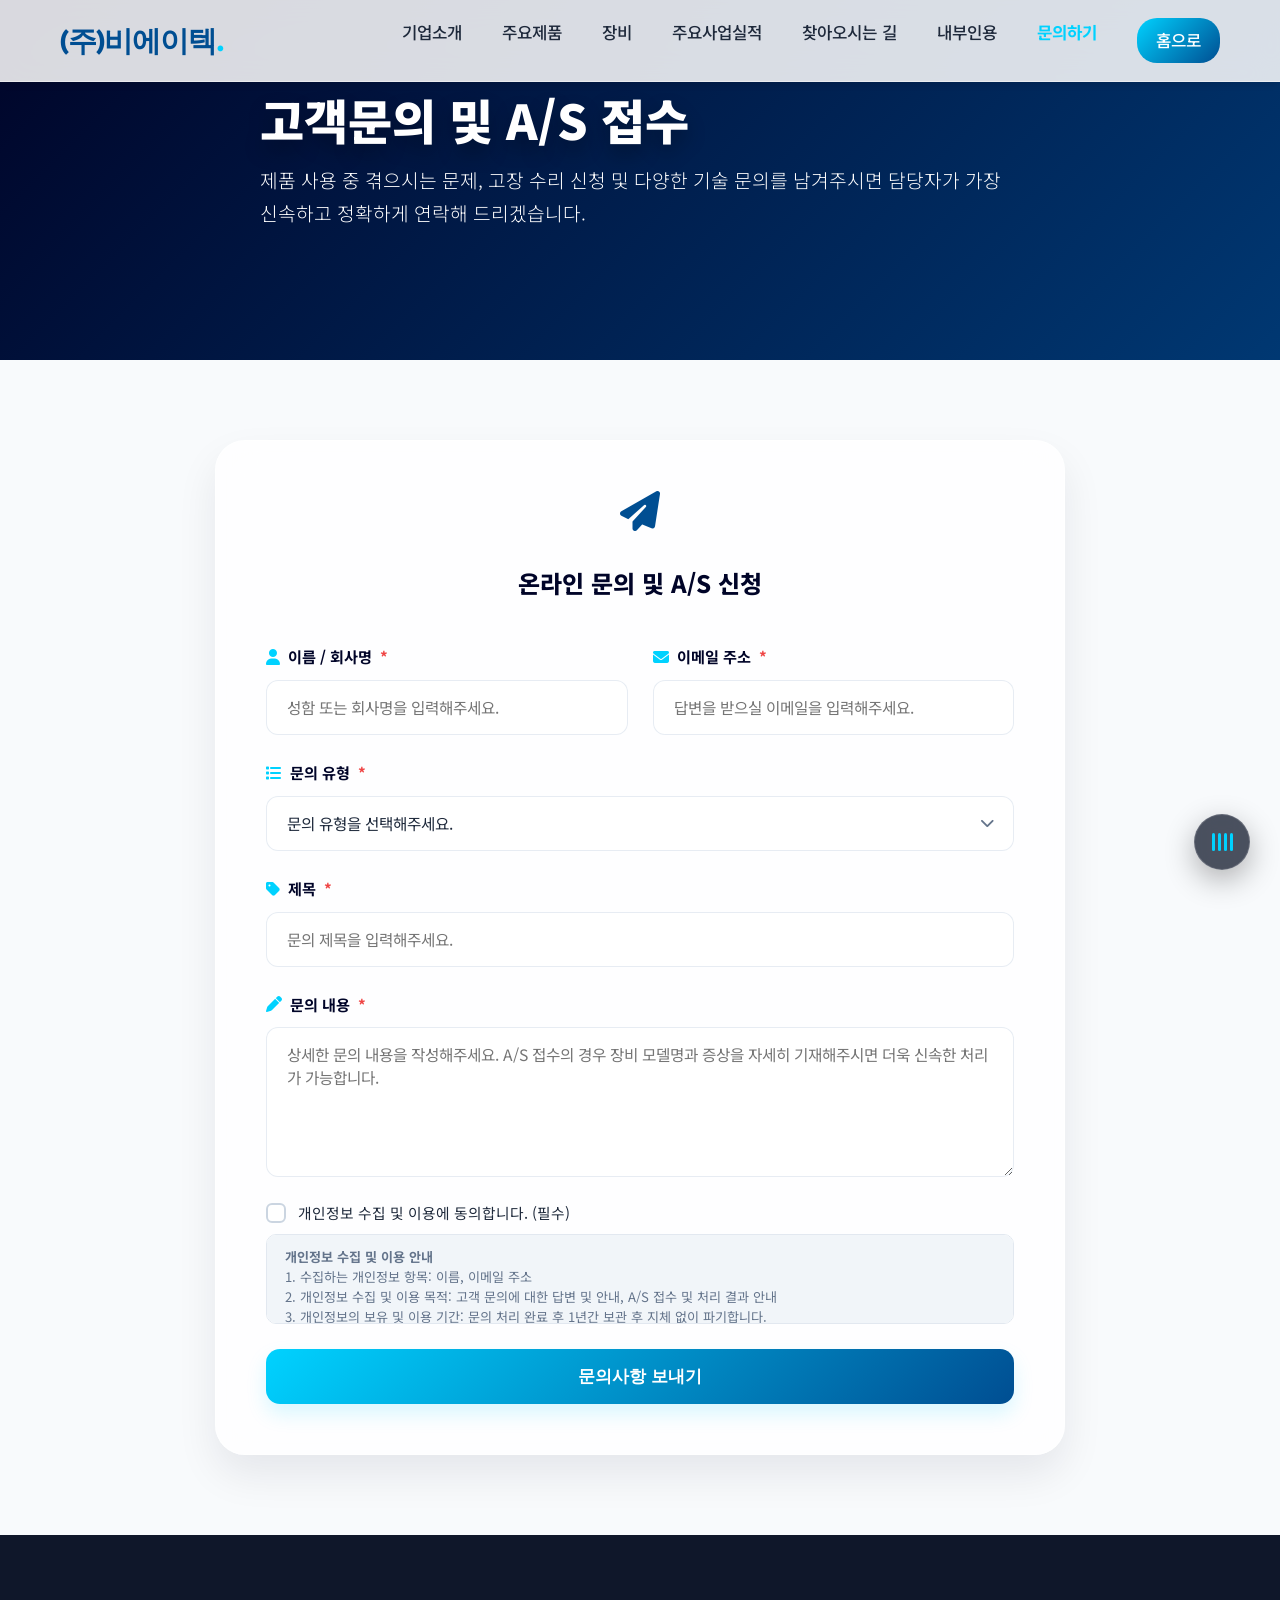
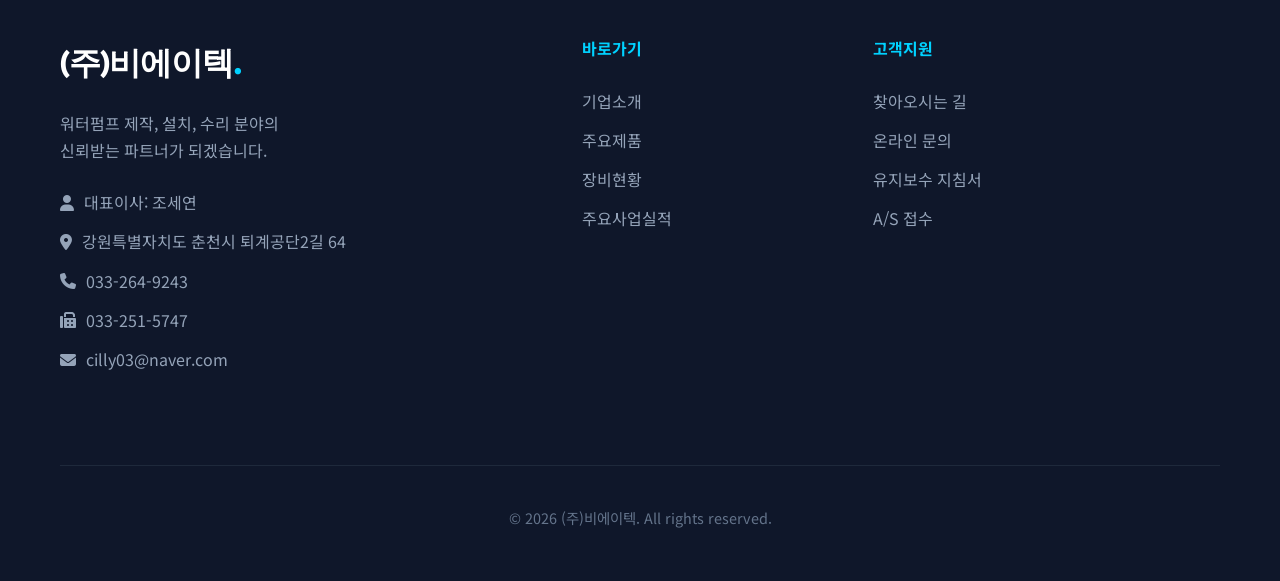
<file: inquiry.html>
<!DOCTYPE html>
<html lang="ko">
<head>
    <meta charset="UTF-8">
    <meta name="viewport" content="width=device-width, initial-scale=1.0">
    <title>고객문의 및 A/S접수 - (주)비에이텍</title>
    <meta name="description" content="(주)비에이텍의 무맥동 정량펌프 제품 사용 문제, 고장 및 수리(A/S) 접수 및 기타 일반 문의를 비공개로 안전하게 전송할 수 있는 온라인 접수처입니다.">
    <link rel="stylesheet" href="index.css">
    <!-- Font Awesome for icons -->
    <link rel="stylesheet" href="https://cdnjs.cloudflare.com/ajax/libs/font-awesome/6.4.0/css/all.min.css">
</head>
<body>

    <!-- Header Navigation -->
    <nav id="navbar" class="scrolled">
        <div class="container nav-content">
            <a href="index.html" class="logo">(주)비에이텍<span>.</span></a>
            <ul class="nav-links">
                <li><a href="intro.html">기업소개</a></li>
                <li><a href="product.html">주요제품</a></li>
                <li><a href="equipment.html">장비</a></li>
                <li><a href="records.html">주요사업실적</a></li>
                <li><a href="map.html">찾아오시는 길</a></li>
                <li><a href="internal.html">내부인용</a></li>
                <li><a href="inquiry.html" style="color: var(--secondary); font-weight: 700;">문의하기</a></li>
                <li><a href="index.html" class="btn" style="padding: 0.5rem 1.2rem; background: linear-gradient(135deg, var(--secondary), var(--primary)); color: white; border-radius: 20px;">홈으로</a></li>
            </ul>
        </div>
    </nav>

    <!-- Sub-Hero Section -->
    <section class="sub-hero">
        <div class="sub-hero-overlay"></div>
        <div class="container sub-hero-content">
            <h1 class="reveal active">고객문의 및 A/S 접수</h1>
            <p class="reveal active">제품 사용 중 겪으시는 문제, 고장 수리 신청 및 다양한 기술 문의를 남겨주시면 담당자가 가장 신속하고 정확하게 연락해 드리겠습니다.</p>
        </div>
    </section>

    <!-- Main Content Section -->
    <section class="section" style="background-color: #f8fafc; padding: 80px 0;">
        <div class="container">
            
            <div class="inquiry-card-wrapper" id="inquiry-card">
                <div class="inquiry-form-card">
                    <!-- Form Header Icon -->
                    <div style="text-align: center; margin-bottom: 30px;">
                        <i class="fas fa-paper-plane" style="font-size: 2.5rem; color: var(--primary);"></i>
                    </div>
                    <h2 style="text-align: center; margin-bottom: 40px; color: var(--primary-dark); font-weight: 800;">온라인 문의 및 A/S 신청</h2>

                    <!-- Online Inquiry Form -->
                    <form id="inquiry-form" class="reveal active" name="contact_company" method="POST" data-netlify="true">
                        <input type="hidden" name="form-name" value="contact_company">

                        <div class="form-grid-2">
                            <!-- Name / Company Field -->
                            <div class="form-group">
                                <label for="inquiry-name">
                                    <i class="fas fa-user form-field-icon"></i>이름 / 회사명 <span class="required-star">*</span>
                                </label>
                                <input type="text" id="inquiry-name" name="client_name" placeholder="성함 또는 회사명을 입력해주세요." required>
                                <div class="form-error-msg" id="error-name">이름 또는 회사명을 입력해주세요.</div>
                            </div>

                            <!-- Email Field -->
                            <div class="form-group">
                                <label for="inquiry-email">
                                    <i class="fas fa-envelope form-field-icon"></i>이메일 주소 <span class="required-star">*</span>
                                </label>
                                <input type="email" id="inquiry-email" name="client_email" placeholder="답변을 받으실 이메일을 입력해주세요." required>
                                <div class="form-error-msg" id="error-email">올바른 이메일 주소를 입력해주세요.</div>
                            </div>
                        </div>

                        <!-- Inquiry Category Dropdown -->
                        <div class="form-group">
                            <label for="inquiry-category">
                                <i class="fas fa-list form-field-icon"></i>문의 유형 <span class="required-star">*</span>
                            </label>
                            <div class="select-wrapper">
                                <select id="inquiry-category" name="category" required>
                                    <option value="" disabled selected>문의 유형을 선택해주세요.</option>
                                    <option value="사용 문제">제품 사용 문제</option>
                                    <option value="고장 및 수리(A/S)">고장 및 수리(A/S)</option>
                                    <option value="기술 자문">기술 자문</option>
                                    <option value="견적 및 구매 문의">견적 및 구매 문의</option>
                                    <option value="기타 문의">기타 문의</option>
                                </select>
                                <i class="fas fa-chevron-down select-arrow-icon"></i>
                            </div>
                            <div class="form-error-msg" id="error-category">문의 유형을 선택해주세요.</div>
                        </div>

                        <!-- Inquiry Title Field -->
                        <div class="form-group">
                            <label for="inquiry-title">
                                <i class="fas fa-tag form-field-icon"></i>제목 <span class="required-star">*</span>
                            </label>
                            <input type="text" id="inquiry-title" name="title" placeholder="문의 제목을 입력해주세요." required>
                            <div class="form-error-msg" id="error-title">제목을 입력해주세요.</div>
                        </div>

                        <!-- Inquiry Content Textarea -->
                        <div class="form-group">
                            <label for="inquiry-content">
                                <i class="fas fa-pen form-field-icon"></i>문의 내용 <span class="required-star">*</span>
                            </label>
                            <textarea id="inquiry-content" name="client_message" placeholder="상세한 문의 내용을 작성해주세요. A/S 접수의 경우 장비 모델명과 증상을 자세히 기재해주시면 더욱 신속한 처리가 가능합니다." required></textarea>
                            <div class="form-error-msg" id="error-content">문의 내용을 입력해주세요.</div>
                        </div>

                        <!-- Privacy Policy Consent & Textbox -->
                        <div class="form-group-checkbox">
                            <label class="checkbox-container">
                                <input type="checkbox" id="inquiry-consent" name="consent" required>
                                <span class="checkmark"></span>
                                개인정보 수집 및 이용에 동의합니다. (필수)
                            </label>
                            <div style="background: #f1f5f9; padding: 12px 18px; border-radius: 10px; font-size: 0.82rem; color: #64748b; margin-top: 10px; line-height: 1.5; border: 1px solid #e2e8f0; height: 90px; overflow-y: scroll; font-family: inherit;">
                                <strong>개인정보 수집 및 이용 안내</strong><br>
                                1. 수집하는 개인정보 항목: 이름, 이메일 주소<br>
                                2. 개인정보 수집 및 이용 목적: 고객 문의에 대한 답변 및 안내, A/S 접수 및 처리 결과 안내<br>
                                3. 개인정보의 보유 및 이용 기간: 문의 처리 완료 후 1년간 보관 후 지체 없이 파기합니다.<br>
                                동의하지 않으실 수 있으나, 동의하지 않으실 경우 온라인 문의 접수가 불가능합니다.
                            </div>
                            <div class="form-error-msg" id="error-consent" style="margin-top: 8px;">개인정보 수집 및 이용에 동의하셔야 접수가 가능합니다.</div>
                        </div>

                        <!-- Submit Button -->
                        <button type="submit" class="btn-submit-inquiry" id="btn-submit">
                            <span>문의사항 보내기</span>
                            <div class="btn-spinner" id="btn-spinner"></div>
                        </button>
                    </form>

                    <!-- Success View (Initially Hidden) -->
                    <div id="success-view" class="inquiry-success-view" style="display: none; opacity: 0; transform: translateY(15px);">
                        <div class="success-icon-wrapper">
                            <div class="success-checkmark-circle">
                                <i class="fas fa-check"></i>
                            </div>
                        </div>
                        <h2 class="success-title">문의 접수 완료</h2>
                        <p class="success-lead">작성해주신 문의 사항이 성공적으로 담당자에게 발송되었습니다.<br>입력하신 이메일 주소로 답변을 보내드리겠습니다.</p>
                        
                        <!-- Confirmation Receipt Card -->
                        <div class="receipt-card">
                            <div class="receipt-header">
                                <i class="fas fa-file-invoice"></i> 접수 확인 내역
                            </div>
                            <table class="receipt-table">
                                <tr>
                                    <th>접수 번호</th>
                                    <td id="receipt-no" class="receipt-highlight">-</td>
                                </tr>
                                <tr>
                                    <th>작성자 / 회사명</th>
                                    <td id="receipt-name">-</td>
                                </tr>
                                <tr>
                                    <th>문의 유형</th>
                                    <td id="receipt-category">-</td>
                                </tr>
                                <tr>
                                    <th>문의 제목</th>
                                    <td id="receipt-title">-</td>
                                </tr>
                                <tr>
                                    <th>접수 일시</th>
                                    <td id="receipt-date">-</td>
                                </tr>
                            </table>
                        </div>
                        
                        <div class="success-info-box">
                            <i class="fas fa-info-circle info-icon"></i>
                            <span>
                                담당자가 접수 내용을 신속히 확인한 후 회신해 드립니다.<br>
                                보통 영업일 기준 1~2일 내에 메일로 답변이 발송되니 메일함을 확인해주시기 바랍니다.
                            </span>
                        </div>
                        
                        <div class="success-action-group">
                            <a href="index.html" class="btn-success-home">
                                <i class="fas fa-home"></i> 메인 화면으로
                            </a>
                            <button id="btn-reset-form" class="btn-success-reset">
                                <i class="fas fa-redo"></i> 추가 문의 작성
                            </button>
                        </div>
                    </div>
                </div>
            </div>

        </div>
    </section>

    <!-- Footer Section -->
    <footer>
        <div class="container">
            <div class="footer-grid">
                <div class="footer-brand">
                    <h3 class="logo">(주)비에이텍<span>.</span></h3>
                    <p style="margin-bottom: 25px; color: #94a3b8;">워터펌프 제작, 설치, 수리 분야의<br>신뢰받는 파트너가 되겠습니다.</p>
                    <div class="footer-info">
                        <p><i class="fas fa-user"></i> 대표이사: 조세연</p>
                        <p><i class="fas fa-map-marker-alt"></i> 강원특별자치도 춘천시 퇴계공단2길 64</p>
                        <p><i class="fas fa-phone"></i> 033-264-9243</p>
                        <p><i class="fas fa-fax"></i> 033-251-5747</p>
                        <p><i class="fas fa-envelope"></i> cilly03@naver.com</p>
                    </div>
                </div>
                <div class="footer-links">
                    <h4>바로가기</h4>
                    <ul>
                        <li><a href="intro.html">기업소개</a></li>
                        <li><a href="product.html">주요제품</a></li>
                        <li><a href="equipment.html">장비현황</a></li>
                        <li><a href="records.html">주요사업실적</a></li>
                    </ul>
                </div>
                <div class="footer-links">
                    <h4>고객지원</h4>
                    <ul>
                        <li><a href="map.html">찾아오시는 길</a></li>
                        <li><a href="inquiry.html">온라인 문의</a></li>
                        <li><a href="equipment.html">유지보수 지침서</a></li>
                        <li><a href="inquiry.html">A/S 접수</a></li>
                    </ul>
                </div>
            </div>
            <div class="footer-bottom">
                <p>&copy; 2026 (주)비에이텍. All rights reserved.</p>
            </div>
        </div>
    </footer>

    <!-- Background Music Player -->
    <audio id="bg-audio" src="배경음악.mp3" loop></audio>
    
    <!-- Floating Music Toggle Button -->
    <div id="music-toggle" class="music-btn" title="배경음악 켜기/끄기">
        <div class="music-waves">
            <span class="stroke"></span>
            <span class="stroke"></span>
            <span class="stroke"></span>
            <span class="stroke"></span>
        </div>
        <i class="fas fa-music music-icon"></i>
    </div>

    <script src="script.js"></script>
</body>
</html>
</file>
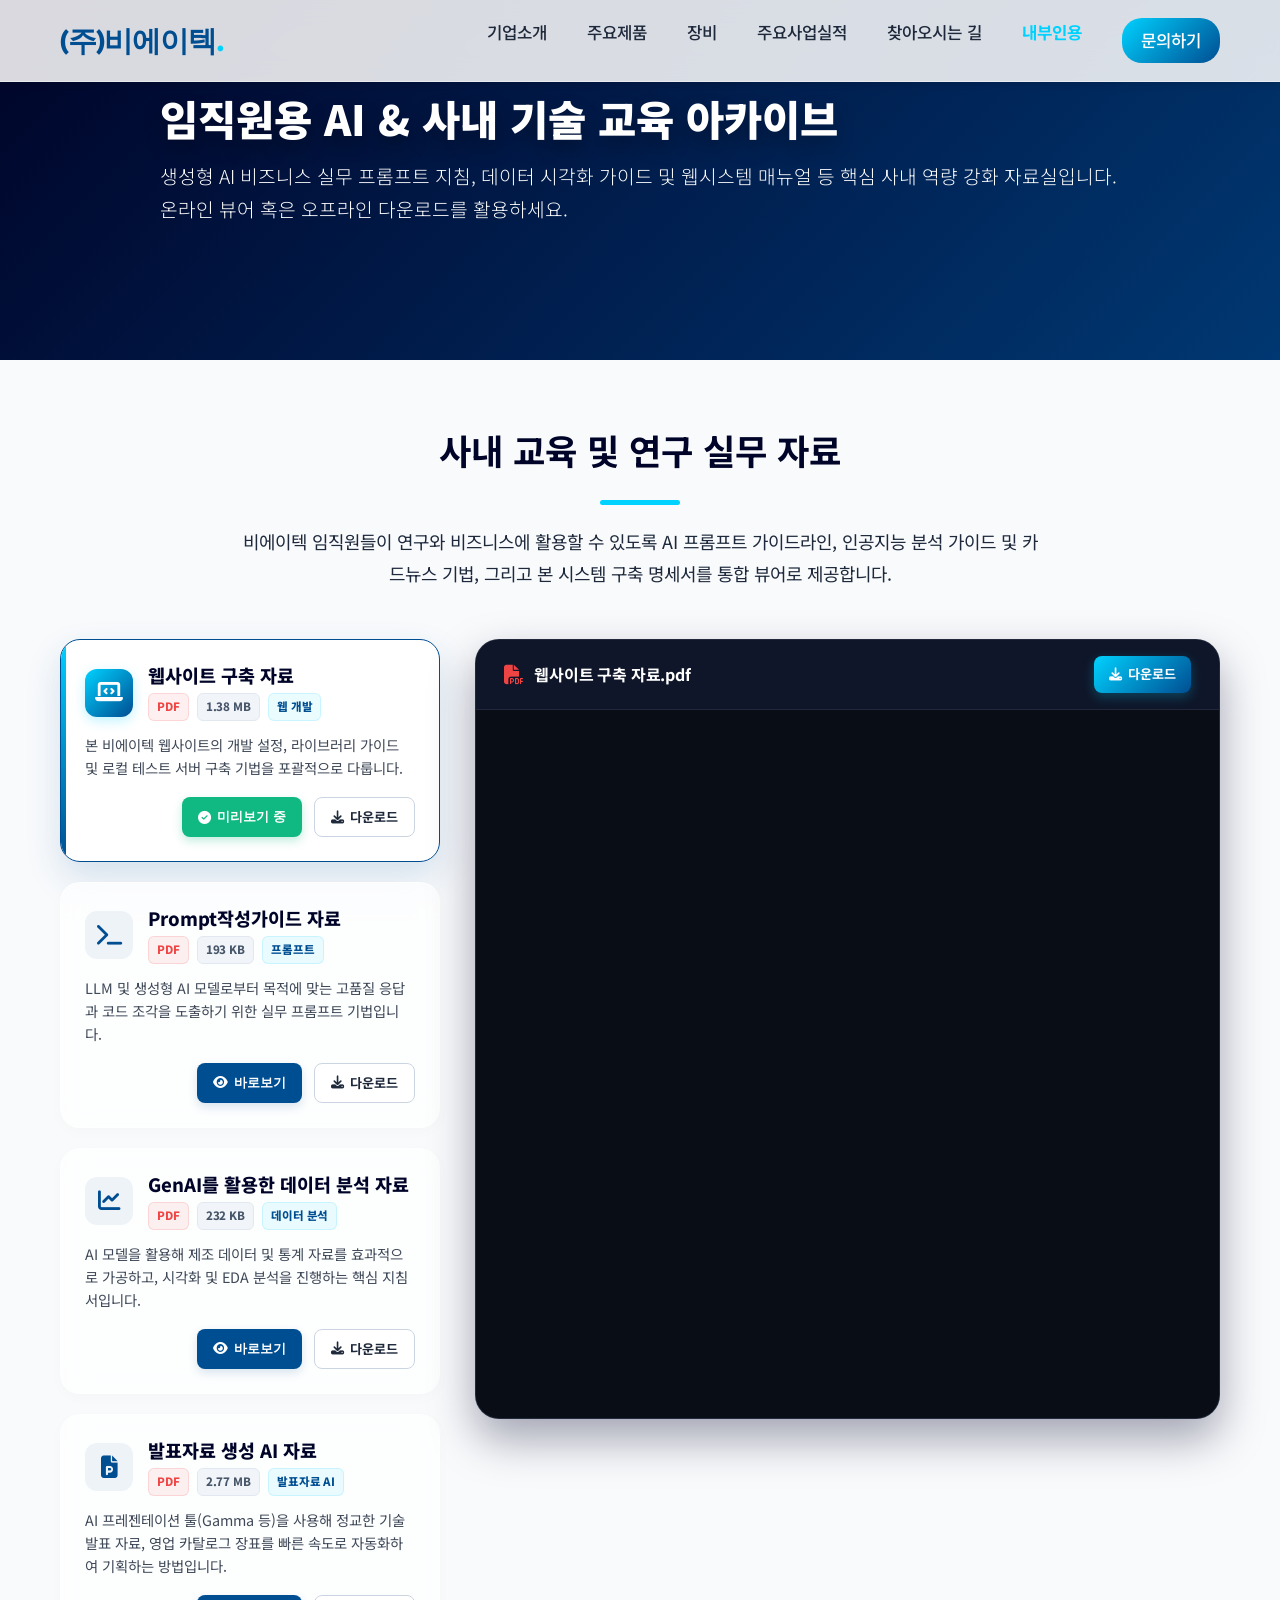
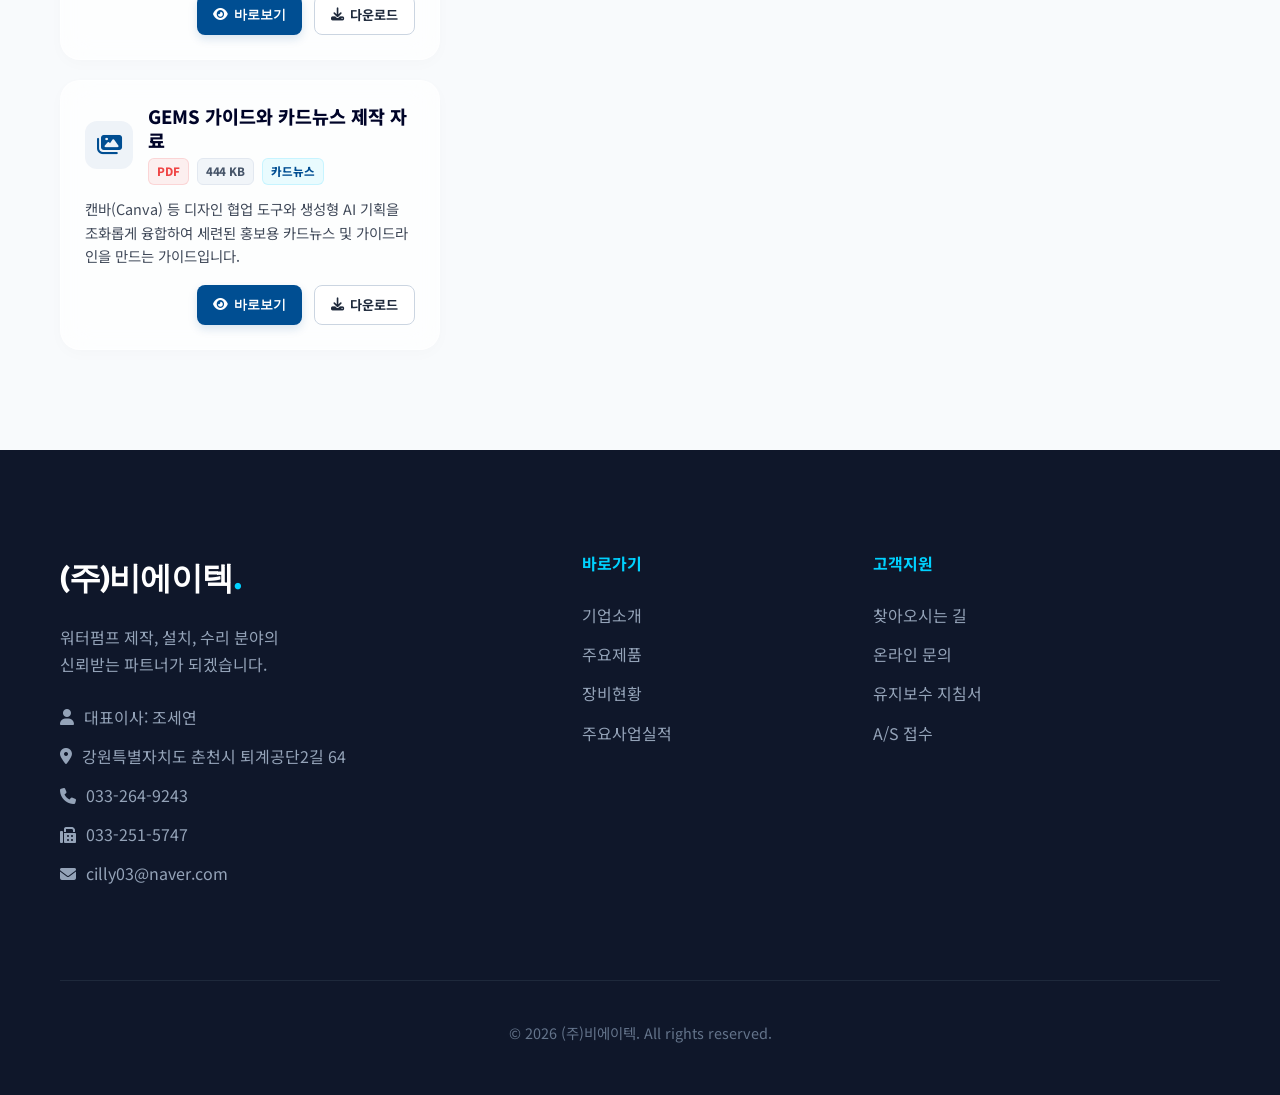
<file: internal.html>
<!DOCTYPE html>
<html lang="ko">
<head>
    <meta charset="UTF-8">
    <meta name="viewport" content="width=device-width, initial-scale=1.0">
    <title>사내 기술 자료 및 교육 아카이브 - (주)비에이텍</title>
    <meta name="description" content="(주)비에이텍 임직원용 AI 활용 가이드, 웹사이트 구축 및 데이터 분석 교육용 고해상도 지침서와 매뉴얼을 열람할 수 있는 사내 자료 아카이브 페이지입니다.">
    <link rel="stylesheet" href="index.css">
    <!-- Font Awesome for icons -->
    <link rel="stylesheet" href="https://cdnjs.cloudflare.com/ajax/libs/font-awesome/6.4.0/css/all.min.css">
</head>
<body>

    <!-- Header Navigation -->
    <nav id="navbar" class="scrolled">
        <div class="container nav-content">
            <a href="index.html" class="logo">(주)비에이텍<span>.</span></a>
            <ul class="nav-links">
                <li><a href="intro.html">기업소개</a></li>
                <li><a href="product.html">주요제품</a></li>
                <li><a href="equipment.html">장비</a></li>
                <li><a href="records.html">주요사업실적</a></li>
                <li><a href="map.html">찾아오시는 길</a></li>
                <li><a href="internal.html" style="color: var(--secondary); font-weight: 700;">내부인용</a></li>
                <li><a href="inquiry.html" class="btn" style="padding: 0.5rem 1.2rem; background: linear-gradient(135deg, var(--secondary), var(--primary)); color: white; border-radius: 20px;">문의하기</a></li>
            </ul>
        </div>
    </nav>

    <!-- Sub-Hero Section -->
    <section class="sub-hero">
        <div class="sub-hero-overlay"></div>
        <div class="container sub-hero-content" style="max-width: 1000px;">
            <h1 class="reveal active" style="font-size: clamp(1.8rem, 3.5vw, 2.6rem); word-break: keep-all;">임직원용 AI & 사내 기술 교육 아카이브</h1>
            <p class="reveal active">생성형 AI 비즈니스 실무 프롬프트 지침, 데이터 시각화 가이드 및 웹시스템 매뉴얼 등 핵심 사내 역량 강화 자료실입니다. 온라인 뷰어 혹은 오프라인 다운로드를 활용하세요.</p>
        </div>
    </section>

    <!-- Main Content Section -->
    <section class="section" style="background-color: #f8fafc; padding: 60px 0 100px 0;">
        <div class="container">
            
            <!-- Section Header -->
            <div class="product-intro reveal active" style="margin-bottom: 50px; text-align: center; max-width: 800px; margin-left: auto; margin-right: auto;">
                <h2 style="font-size: 2.2rem; color: var(--primary-dark); margin-bottom: 20px; font-weight: 700;">사내 교육 및 연구 실무 자료</h2>
                <div class="divider" style="width: 80px; height: 5px; background: var(--secondary); margin: 0 auto 20px; border-radius: 10px;"></div>
                <p style="color: var(--text-main); font-size: 1.12rem; line-height: 1.8;">
                    비에이텍 임직원들이 연구와 비즈니스에 활용할 수 있도록 AI 프롬프트 가이드라인, 인공지능 분석 가이드 및 카드뉴스 기법, 그리고 본 시스템 구축 명세서를 통합 뷰어로 제공합니다.
                </p>
            </div>

            <!-- Two-Column Interactive Workspace Layout -->
            <div class="internal-doc-layout">
                
                <!-- Left: Document List Sidebar -->
                <div class="doc-list-sidebar reveal active">
                    <!-- Document Card 1: 웹사이트 구축 자료 -->
                    <div class="doc-card active" data-doc-id="web-build">
                        <div class="doc-card-header">
                            <div class="doc-icon-wrapper">
                                <i class="fas fa-laptop-code"></i>
                            </div>
                            <div class="doc-info">
                                <h3 class="doc-title">웹사이트 구축 자료</h3>
                                <div class="doc-meta-row">
                                    <span class="doc-badge pdf">PDF</span>
                                    <span class="doc-badge size">1.38 MB</span>
                                    <span class="doc-badge tag">웹 개발</span>
                                </div>
                            </div>
                        </div>
                        <p class="doc-description">본 비에이텍 웹사이트의 개발 설정, 라이브러리 가이드 및 로컬 테스트 서버 구축 기법을 포괄적으로 다룹니다.</p>
                        <div class="doc-actions-row">
                            <button class="btn-doc-action view"><i class="fas fa-eye"></i> 바로보기</button>
                            <a href="./웹사이트 구축 자료.pdf" class="btn-doc-action download" download><i class="fas fa-download"></i> 다운로드</a>
                        </div>
                    </div>

                    <!-- Document Card 2: Prompt작성가이드 자료 -->
                    <div class="doc-card" data-doc-id="prompt-guide">
                        <div class="doc-card-header">
                            <div class="doc-icon-wrapper">
                                <i class="fas fa-terminal"></i>
                            </div>
                            <div class="doc-info">
                                <h3 class="doc-title">Prompt작성가이드 자료</h3>
                                <div class="doc-meta-row">
                                    <span class="doc-badge pdf">PDF</span>
                                    <span class="doc-badge size">193 KB</span>
                                    <span class="doc-badge tag">프롬프트</span>
                                </div>
                            </div>
                        </div>
                        <p class="doc-description">LLM 및 생성형 AI 모델로부터 목적에 맞는 고품질 응답과 코드 조각을 도출하기 위한 실무 프롬프트 기법입니다.</p>
                        <div class="doc-actions-row">
                            <button class="btn-doc-action view"><i class="fas fa-eye"></i> 바로보기</button>
                            <a href="./Prompt작성가이드 자료.pdf" class="btn-doc-action download" download><i class="fas fa-download"></i> 다운로드</a>
                        </div>
                    </div>

                    <!-- Document Card 3: GenAI를 활용한 데이터 분석 자료 -->
                    <div class="doc-card" data-doc-id="data-analysis">
                        <div class="doc-card-header">
                            <div class="doc-icon-wrapper">
                                <i class="fas fa-chart-line"></i>
                            </div>
                            <div class="doc-info">
                                <h3 class="doc-title">GenAI를 활용한 데이터 분석 자료</h3>
                                <div class="doc-meta-row">
                                    <span class="doc-badge pdf">PDF</span>
                                    <span class="doc-badge size">232 KB</span>
                                    <span class="doc-badge tag">데이터 분석</span>
                                </div>
                            </div>
                        </div>
                        <p class="doc-description">AI 모델을 활용해 제조 데이터 및 통계 자료를 효과적으로 가공하고, 시각화 및 EDA 분석을 진행하는 핵심 지침서입니다.</p>
                        <div class="doc-actions-row">
                            <button class="btn-doc-action view"><i class="fas fa-eye"></i> 바로보기</button>
                            <a href="./GenAI를 활용한 데이터 분석 자료.pdf" class="btn-doc-action download" download><i class="fas fa-download"></i> 다운로드</a>
                        </div>
                    </div>

                    <!-- Document Card 4: 발표자료 생성 AI 자료 -->
                    <div class="doc-card" data-doc-id="presentation-ai">
                        <div class="doc-card-header">
                            <div class="doc-icon-wrapper">
                                <i class="fas fa-file-powerpoint"></i>
                            </div>
                            <div class="doc-info">
                                <h3 class="doc-title">발표자료 생성 AI 자료</h3>
                                <div class="doc-meta-row">
                                    <span class="doc-badge pdf">PDF</span>
                                    <span class="doc-badge size">2.77 MB</span>
                                    <span class="doc-badge tag">발표자료 AI</span>
                                </div>
                            </div>
                        </div>
                        <p class="doc-description">AI 프레젠테이션 툴(Gamma 등)을 사용해 정교한 기술 발표 자료, 영업 카탈로그 장표를 빠른 속도로 자동화하여 기획하는 방법입니다.</p>
                        <div class="doc-actions-row">
                            <button class="btn-doc-action view"><i class="fas fa-eye"></i> 바로보기</button>
                            <a href="./발표자료 생성 AI 자료.pdf" class="btn-doc-action download" download><i class="fas fa-download"></i> 다운로드</a>
                        </div>
                    </div>

                    <!-- Document Card 5: GEMS 가이드와 카드뉴스 제작 자료 -->
                    <div class="doc-card" data-doc-id="gems-cardnews">
                        <div class="doc-card-header">
                            <div class="doc-icon-wrapper">
                                <i class="fas fa-images"></i>
                            </div>
                            <div class="doc-info">
                                <h3 class="doc-title">GEMS 가이드와 카드뉴스 제작 자료</h3>
                                <div class="doc-meta-row">
                                    <span class="doc-badge pdf">PDF</span>
                                    <span class="doc-badge size">444 KB</span>
                                    <span class="doc-badge tag">카드뉴스</span>
                                </div>
                            </div>
                        </div>
                        <p class="doc-description">캔바(Canva) 등 디자인 협업 도구와 생성형 AI 기획을 조화롭게 융합하여 세련된 홍보용 카드뉴스 및 가이드라인을 만드는 가이드입니다.</p>
                        <div class="doc-actions-row">
                            <button class="btn-doc-action view"><i class="fas fa-eye"></i> 바로보기</button>
                            <a href="./GEMS 가이드와 카드뉴스 제작 자료.pdf" class="btn-doc-action download" download><i class="fas fa-download"></i> 다운로드</a>
                        </div>
                    </div>
                </div>

                <!-- Right: Premium PDF Document Viewer -->
                <div class="reveal active">
                    <div class="premium-viewer-card">
                        <div class="viewer-top-toolbar">
                            <div class="viewer-controls">
                                <i class="fas fa-file-pdf" style="color: #ef4444; font-size: 1.25rem;"></i>
                                <span class="viewer-doc-title" id="viewer-title">웹사이트 구축 자료.pdf</span>
                            </div>
                            
                            <!-- Action Buttons -->
                            <div class="viewer-controls">
                                <a id="btn-viewer-download" href="./웹사이트 구축 자료.pdf" class="btn-viewer-download" download><i class="fas fa-download"></i> 다운로드</a>
                            </div>
                        </div>

                        <!-- Render iframe Viewport -->
                        <div class="viewer-viewport-pane" id="viewer-viewport" style="padding: 0; overflow: hidden;">
                            <iframe id="pdf-viewer-frame" src="./웹사이트 구축 자료.pdf" style="width: 100%; height: 100%; border: none;"></iframe>
                        </div>
                    </div>
                </div>

            </div>
            
        </div>
    </section>

    <!-- Footer Section -->
    <footer>
        <div class="container">
            <div class="footer-grid">
                <div class="footer-brand">
                    <h3 class="logo">(주)비에이텍<span>.</span></h3>
                    <p style="margin-bottom: 25px; color: #94a3b8;">워터펌프 제작, 설치, 수리 분야의<br>신뢰받는 파트너가 되겠습니다.</p>
                    <div class="footer-info">
                        <p><i class="fas fa-user"></i> 대표이사: 조세연</p>
                        <p><i class="fas fa-map-marker-alt"></i> 강원특별자치도 춘천시 퇴계공단2길 64</p>
                        <p><i class="fas fa-phone"></i> 033-264-9243</p>
                        <p><i class="fas fa-fax"></i> 033-251-5747</p>
                        <p><i class="fas fa-envelope"></i> cilly03@naver.com</p>
                    </div>
                </div>
                <div class="footer-links">
                    <h4>바로가기</h4>
                    <ul>
                        <li><a href="intro.html">기업소개</a></li>
                        <li><a href="product.html">주요제품</a></li>
                        <li><a href="equipment.html">장비현황</a></li>
                        <li><a href="records.html">주요사업실적</a></li>
                    </ul>
                </div>
                <div class="footer-links">
                    <h4>고객지원</h4>
                    <ul>
                        <li><a href="map.html">찾아오시는 길</a></li>
                        <li><a href="inquiry.html">온라인 문의</a></li>
                        <li><a href="equipment.html">유지보수 지침서</a></li>
                        <li><a href="inquiry.html">A/S 접수</a></li>
                    </ul>
                </div>
            </div>
            <div class="footer-bottom">
                <p>&copy; 2026 (주)비에이텍. All rights reserved.</p>
            </div>
        </div>
    </footer>

    <script src="script.js"></script>
</body>
</html>
</file>
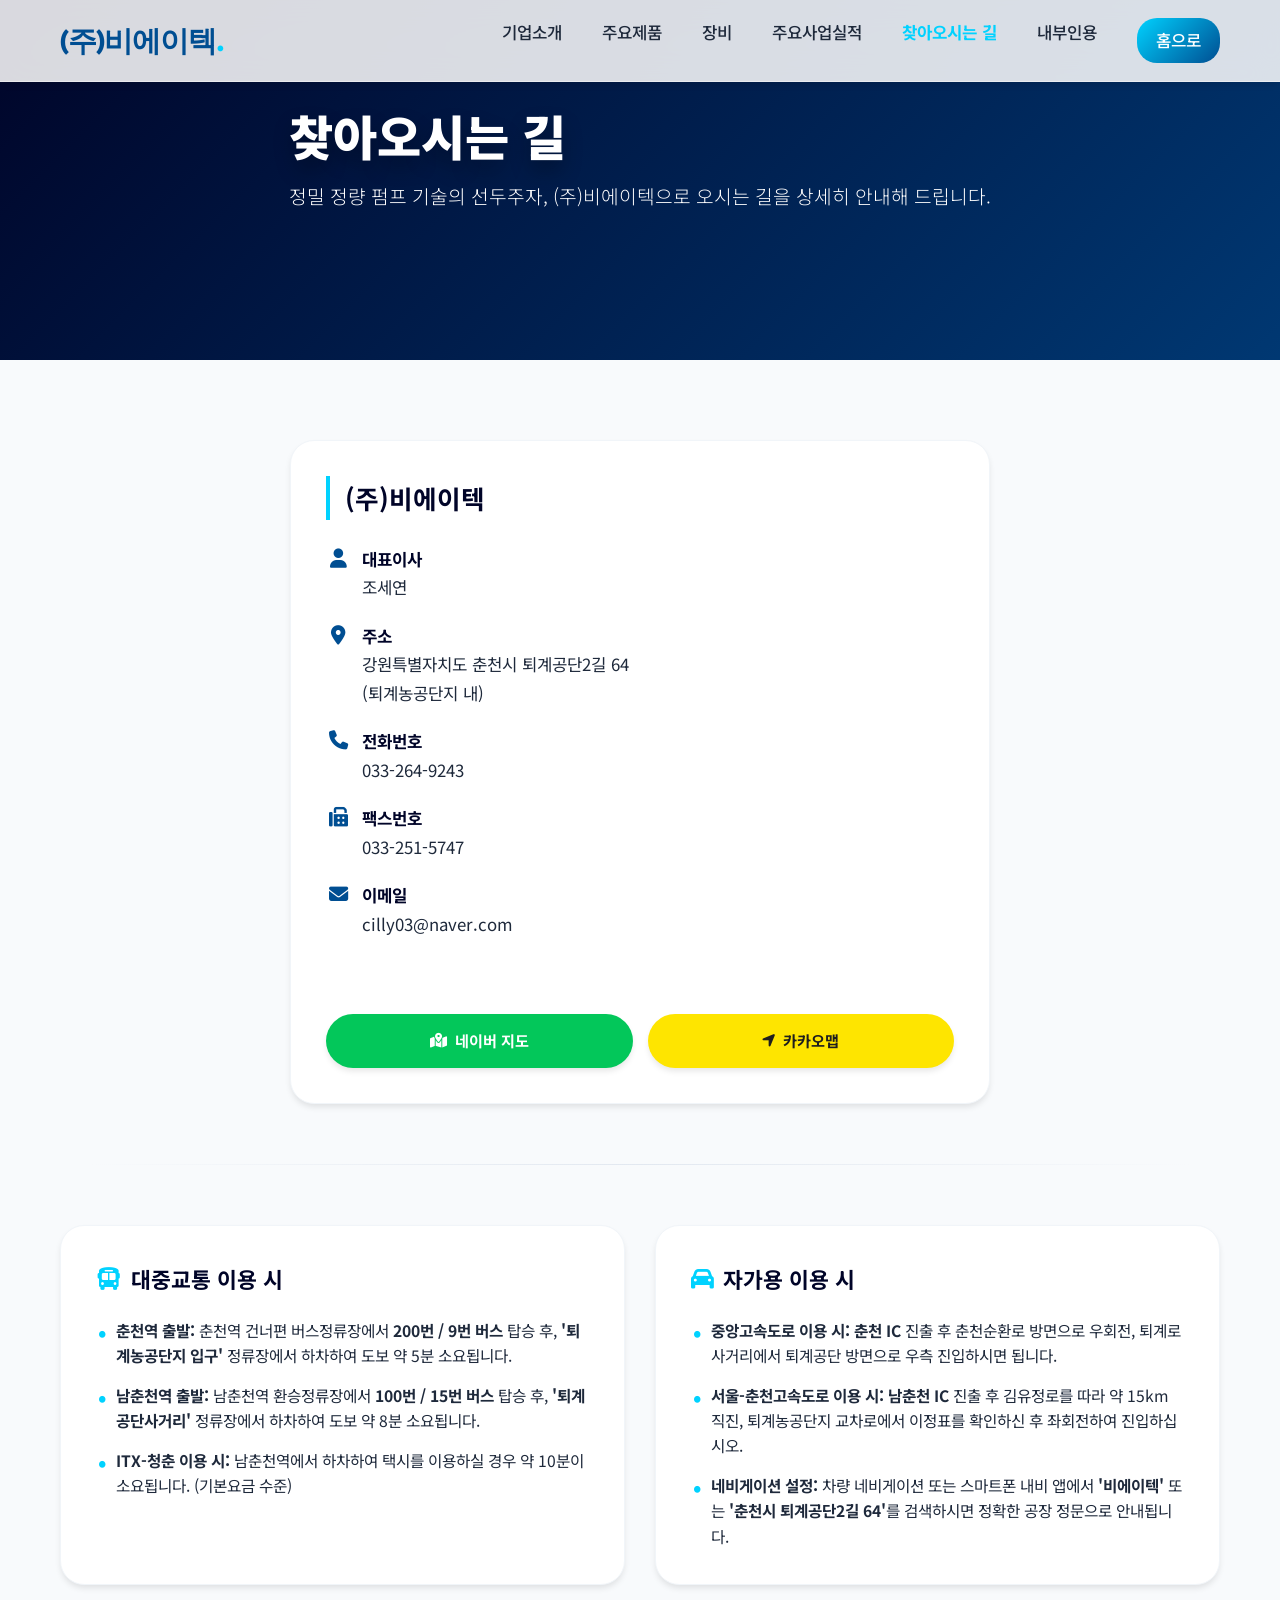
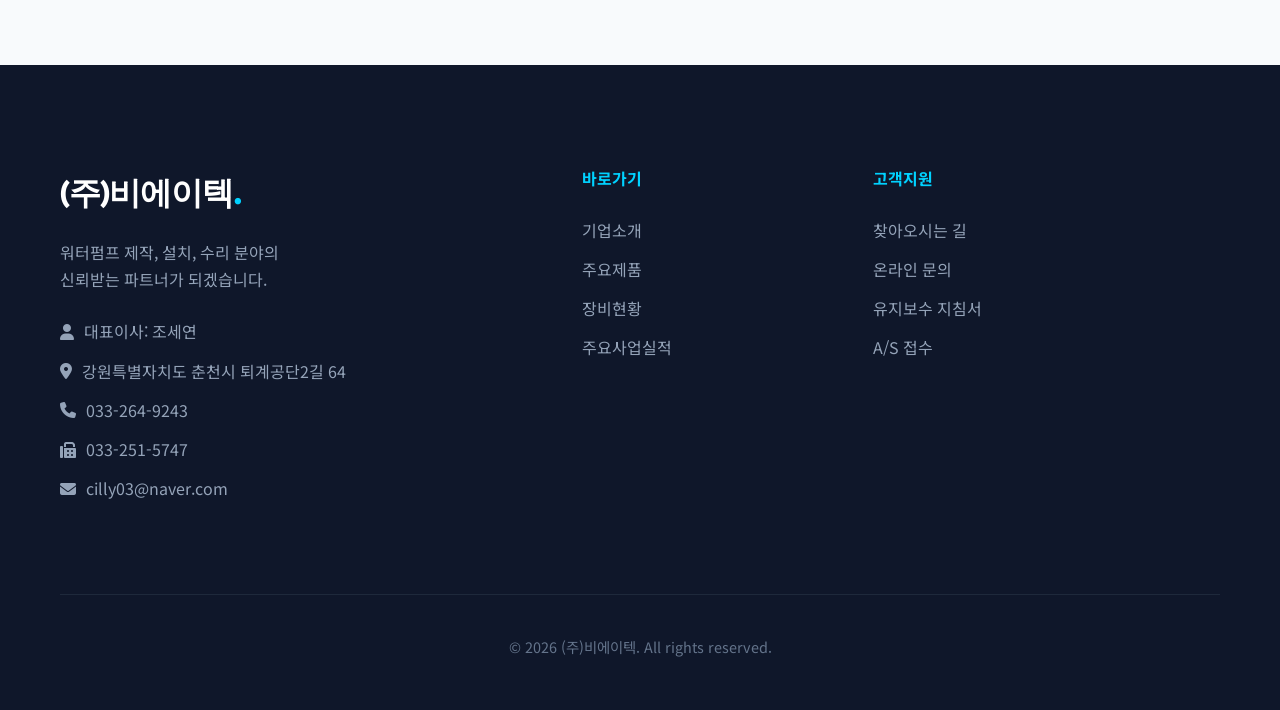
<file: map.html>
<!DOCTYPE html>
<html lang="ko">
<head>
    <meta charset="UTF-8">
    <meta name="viewport" content="width=device-width, initial-scale=1.0">
    <title>찾아오시는 길 - (주)비에이텍</title>
    <meta name="description" content="(주)비에이텍 춘천 공장 및 본사 위치를 안내해 드립니다. 춘천 퇴계공단 내 위치.">
    <link rel="stylesheet" href="index.css">
    <!-- Font Awesome for icons -->
    <link rel="stylesheet" href="https://cdnjs.cloudflare.com/ajax/libs/font-awesome/6.4.0/css/all.min.css">
</head>
<body>

    <!-- Header Navigation -->
    <nav id="navbar" class="scrolled">
        <div class="container nav-content">
            <a href="index.html" class="logo">(주)비에이텍<span>.</span></a>
            <ul class="nav-links">
                <li><a href="intro.html">기업소개</a></li>
                <li><a href="product.html">주요제품</a></li>
                <li><a href="equipment.html">장비</a></li>
                <li><a href="records.html">주요사업실적</a></li>
                <li><a href="map.html" style="color: var(--secondary); font-weight: 700;">찾아오시는 길</a></li>
                <li><a href="internal.html">내부인용</a></li>
                <li><a href="index.html" class="btn" style="padding: 0.5rem 1.2rem; background: linear-gradient(135deg, var(--secondary), var(--primary)); color: white; border-radius: 20px;">홈으로</a></li>
            </ul>
        </div>
    </nav>

    <!-- Sub-Hero Section -->
    <section class="sub-hero">
        <div class="sub-hero-overlay"></div>
        <div class="container sub-hero-content">
            <h1 class="reveal active">찾아오시는 길</h1>
            <p class="reveal active">정밀 정량 펌프 기술의 선두주자, (주)비에이텍으로 오시는 길을 상세히 안내해 드립니다.</p>
        </div>
    </section>

    <!-- Map Main Section -->
    <section class="section" style="background-color: #f8fafc; padding: 80px 0;">
        <div class="container">
            
            <!-- Address Information Layout -->
            <div style="max-width: 700px; margin: 0 auto 50px;">
                
                <!-- Detailed Address Information Card -->
                <div class="map-details-card reveal active" style="height: auto; gap: 30px;">
                    <div>
                        <h2 class="map-info-title">(주)비에이텍</h2>
                        <ul class="map-info-list">
                            <li>
                                <i class="fas fa-user"></i>
                                <div>
                                    <strong>대표이사</strong><br>
                                    조세연
                                </div>
                            </li>
                            <li>
                                <i class="fas fa-map-marker-alt"></i>
                                <div>
                                    <strong>주소</strong><br>
                                    강원특별자치도 춘천시 퇴계공단2길 64<br>
                                    (퇴계농공단지 내)
                                </div>
                            </li>
                            <li>
                                <i class="fas fa-phone"></i>
                                <div>
                                    <strong>전화번호</strong><br>
                                    033-264-9243
                                </div>
                            </li>
                            <li>
                                <i class="fas fa-fax"></i>
                                <div>
                                    <strong>팩스번호</strong><br>
                                    033-251-5747
                                </div>
                            </li>
                            <li>
                                <i class="fas fa-envelope"></i>
                                <div>
                                    <strong>이메일</strong><br>
                                    cilly03@naver.com
                                </div>
                            </li>
                        </ul>
                    </div>

                    <!-- Direct Navigation App Buttons -->
                    <div class="map-action-group">
                        <a href="https://naver.me/5zUXvb8G" target="_blank" class="btn-map-app btn-naver">
                            <i class="fas fa-map-marked-alt"></i> 네이버 지도
                        </a>
                        <a href="https://map.kakao.com/?q=강원특별자치도 춘천시 퇴계공단2길 64" target="_blank" class="btn-map-app btn-kakao">
                            <i class="fas fa-location-arrow"></i> 카카오맵
                        </a>
                    </div>
                </div>

            </div>

            <!-- Page Section Separator -->
            <div class="section-separator"></div>

            <!-- Directions Guide Cards -->
            <div class="directions-guide reveal active">
                
                <!-- Public Transit Card -->
                <div class="guide-card">
                    <h3><i class="fas fa-bus"></i> 대중교통 이용 시</h3>
                    <ul class="guide-steps">
                        <li>
                            <strong>춘천역 출발:</strong> 춘천역 건너편 버스정류장에서 <strong>200번 / 9번 버스</strong> 탑승 후, <strong>'퇴계농공단지 입구'</strong> 정류장에서 하차하여 도보 약 5분 소요됩니다.
                        </li>
                        <li>
                            <strong>남춘천역 출발:</strong> 남춘천역 환승정류장에서 <strong>100번 / 15번 버스</strong> 탑승 후, <strong>'퇴계공단사거리'</strong> 정류장에서 하차하여 도보 약 8분 소요됩니다.
                        </li>
                        <li>
                            <strong>ITX-청춘 이용 시:</strong> 남춘천역에서 하차하여 택시를 이용하실 경우 약 10분이 소요됩니다. (기본요금 수준)
                        </li>
                    </ul>
                </div>

                <!-- Driving Directions Card -->
                <div class="guide-card">
                    <h3><i class="fas fa-car"></i> 자가용 이용 시</h3>
                    <ul class="guide-steps">
                        <li>
                            <strong>중앙고속도로 이용 시:</strong> <strong>춘천 IC</strong> 진출 후 춘천순환로 방면으로 우회전, 퇴계로 사거리에서 퇴계공단 방면으로 우측 진입하시면 됩니다.
                        </li>
                        <li>
                            <strong>서울-춘천고속도로 이용 시:</strong> <strong>남춘천 IC</strong> 진출 후 김유정로를 따라 약 15km 직진, 퇴계농공단지 교차로에서 이정표를 확인하신 후 좌회전하여 진입하십시오.
                        </li>
                        <li>
                            <strong>네비게이션 설정:</strong> 차량 네비게이션 또는 스마트폰 내비 앱에서 <strong>'비에이텍'</strong> 또는 <strong>'춘천시 퇴계공단2길 64'</strong>를 검색하시면 정확한 공장 정문으로 안내됩니다.
                        </li>
                    </ul>
                </div>

            </div>

        </div>
    </section>

    <!-- Footer Section -->
    <footer>
        <div class="container">
            <div class="footer-grid">
                <div class="footer-brand">
                    <h3 class="logo">(주)비에이텍<span>.</span></h3>
                    <p style="margin-bottom: 25px; color: #94a3b8;">워터펌프 제작, 설치, 수리 분야의<br>신뢰받는 파트너가 되겠습니다.</p>
                    <div class="footer-info">
                        <p><i class="fas fa-user"></i> 대표이사: 조세연</p>
                        <p><i class="fas fa-map-marker-alt"></i> 강원특별자치도 춘천시 퇴계공단2길 64</p>
                        <p><i class="fas fa-phone"></i> 033-264-9243</p>
                        <p><i class="fas fa-fax"></i> 033-251-5747</p>
                        <p><i class="fas fa-envelope"></i> cilly03@naver.com</p>
                    </div>
                </div>
                <div class="footer-links">
                    <h4>바로가기</h4>
                    <ul>
                        <li><a href="intro.html">기업소개</a></li>
                        <li><a href="product.html">주요제품</a></li>
                        <li><a href="equipment.html">장비현황</a></li>
                        <li><a href="records.html">주요사업실적</a></li>
                    </ul>
                </div>
                <div class="footer-links">
                    <h4>고객지원</h4>
                    <ul>
                        <li><a href="map.html">찾아오시는 길</a></li>
                        <li><a href="inquiry.html">온라인 문의</a></li>
                        <li><a href="equipment.html">유지보수 지침서</a></li>
                        <li><a href="inquiry.html">A/S 접수</a></li>
                    </ul>
                </div>
            </div>
            <div class="footer-bottom">
                <p>&copy; 2026 (주)비에이텍. All rights reserved.</p>
            </div>
        </div>
    </footer>

</body>
</html>
</file>
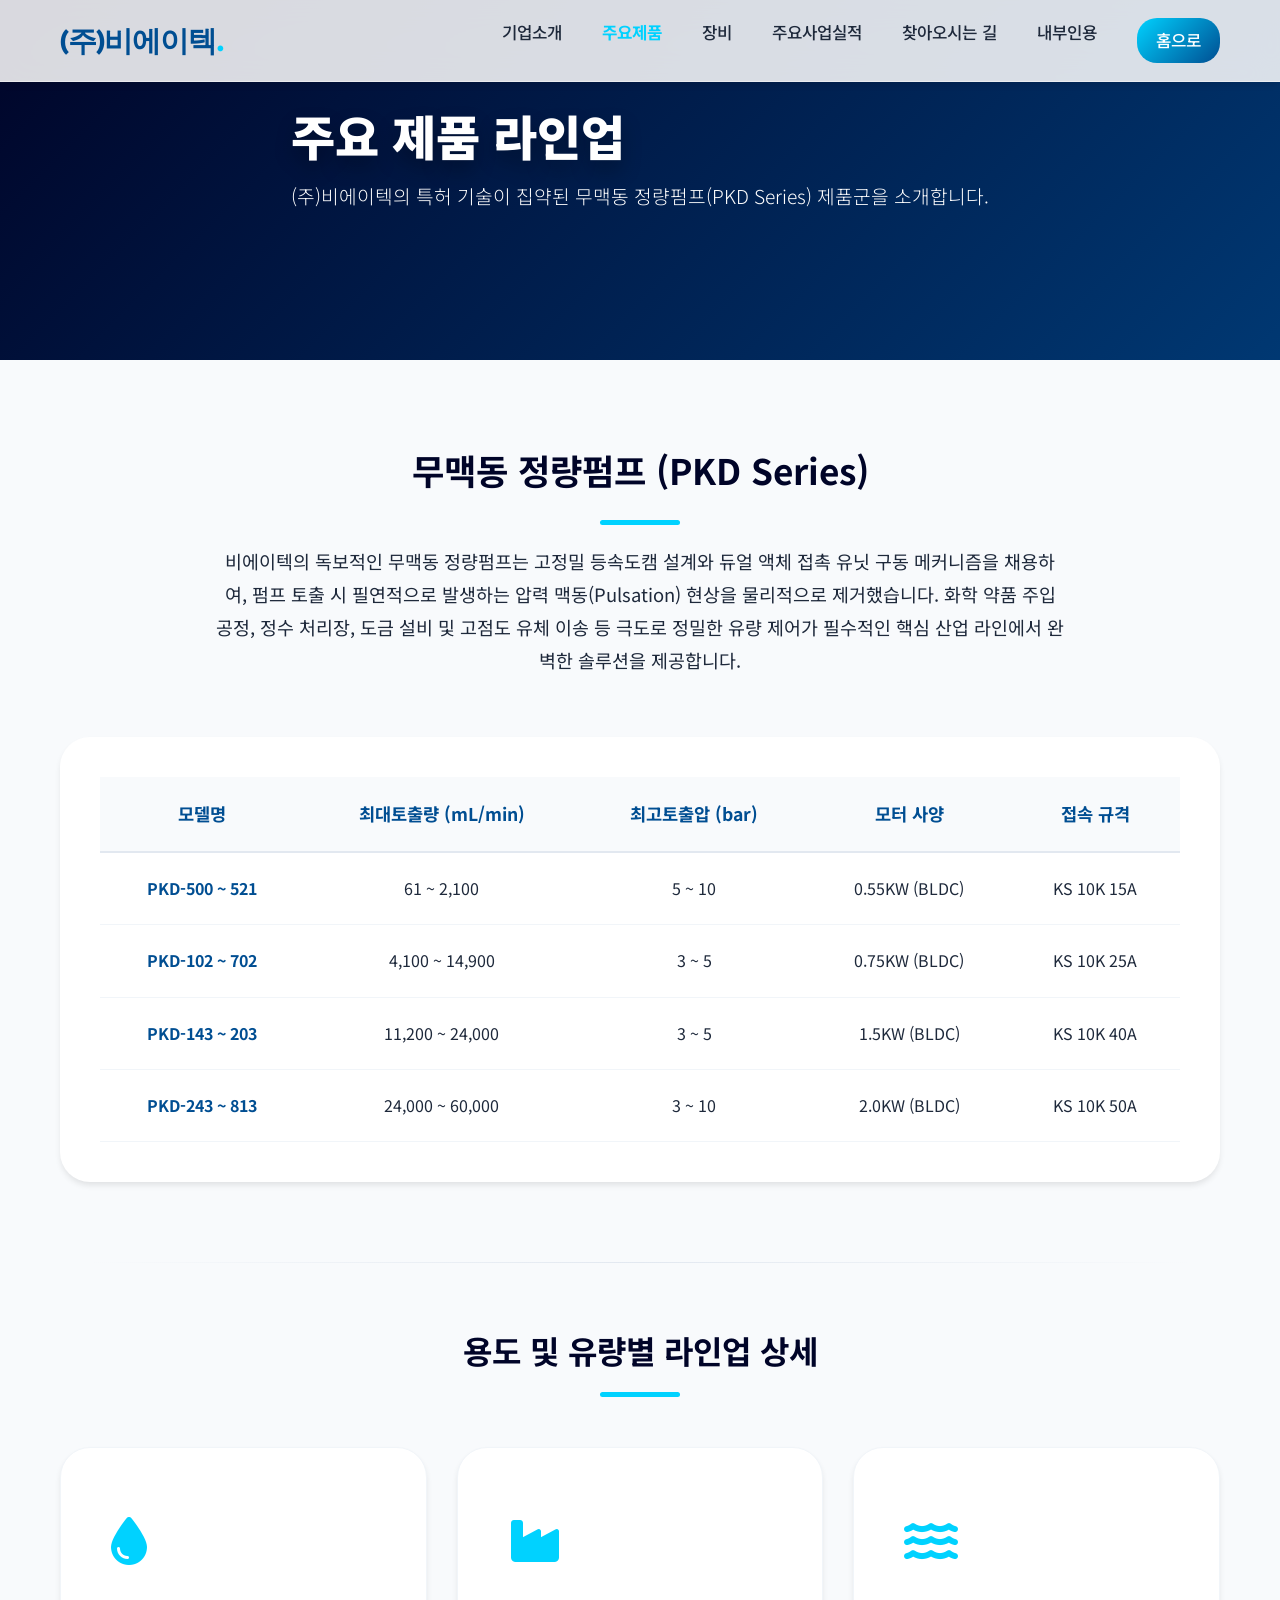
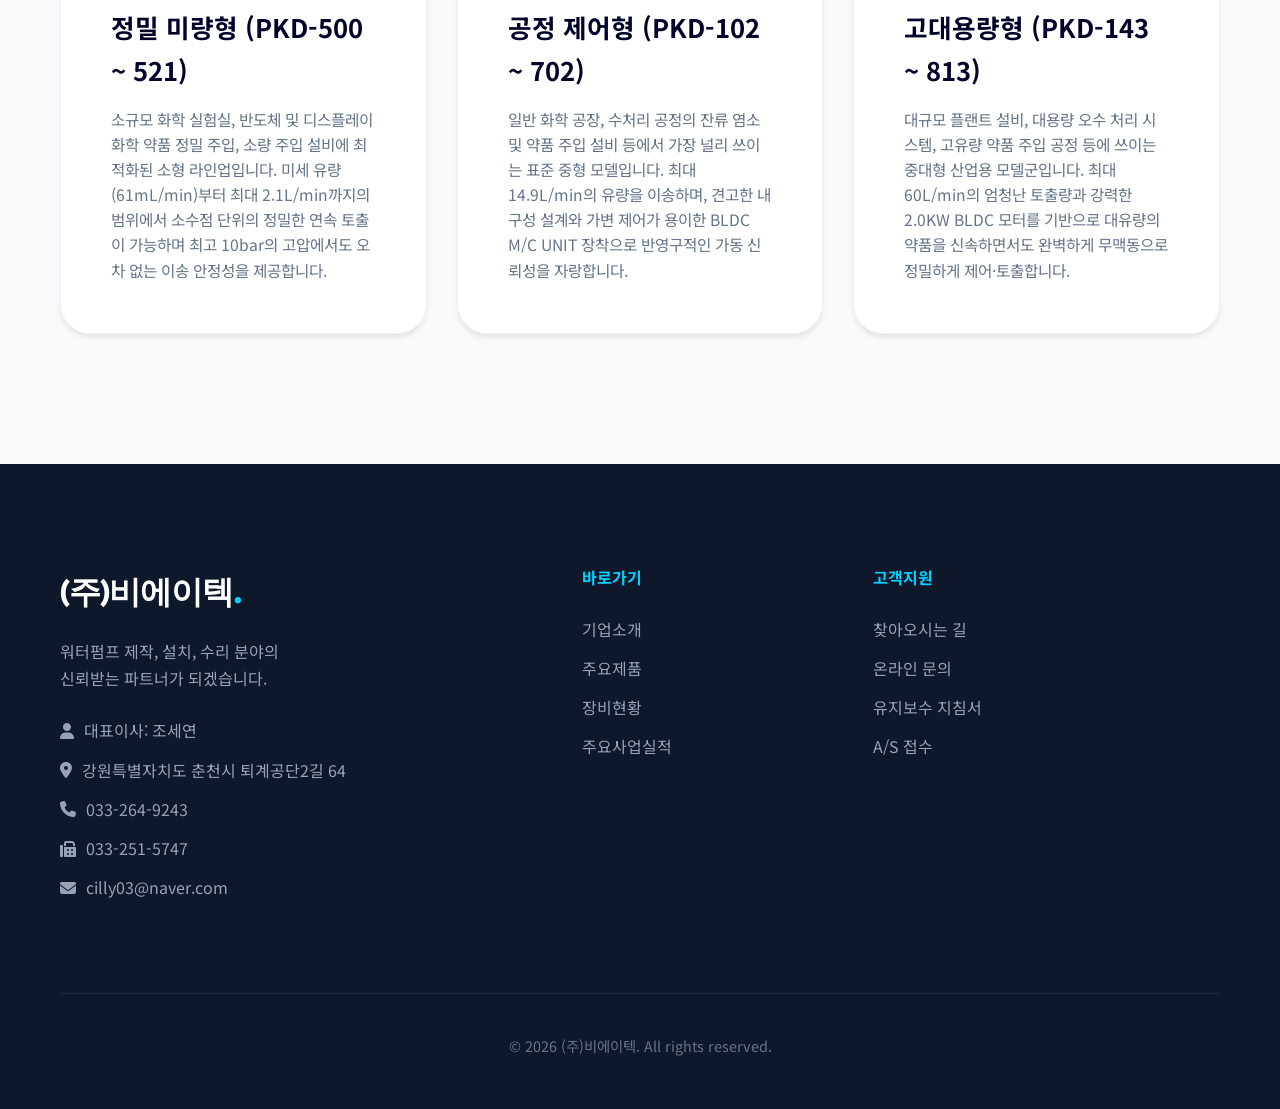
<file: product.html>
<!DOCTYPE html>
<html lang="ko">
<head>
    <meta charset="UTF-8">
    <meta name="viewport" content="width=device-width, initial-scale=1.0">
    <title>주요제품 - (주)비에이텍</title>
    <meta name="description" content="(주)비에이텍의 고정밀 무맥동 정량펌프 PKD Series 모델명, 토출량, 토출압 등 상세 사양을 확인하실 수 있습니다.">
    <link rel="stylesheet" href="index.css">
    <!-- Font Awesome for icons -->
    <link rel="stylesheet" href="https://cdnjs.cloudflare.com/ajax/libs/font-awesome/6.4.0/css/all.min.css">
</head>
<body>

    <!-- Header Navigation -->
    <nav id="navbar" class="scrolled">
        <div class="container nav-content">
            <a href="index.html" class="logo">(주)비에이텍<span>.</span></a>
            <ul class="nav-links">
                <li><a href="intro.html">기업소개</a></li>
                <li><a href="product.html" style="color: var(--secondary); font-weight: 700;">주요제품</a></li>
                <li><a href="equipment.html">장비</a></li>
                <li><a href="records.html">주요사업실적</a></li>
                <li><a href="map.html">찾아오시는 길</a></li>
                <li><a href="internal.html">내부인용</a></li>
                <li><a href="index.html" class="btn" style="padding: 0.5rem 1.2rem; background: linear-gradient(135deg, var(--secondary), var(--primary)); color: white; border-radius: 20px;">홈으로</a></li>
            </ul>
        </div>
    </nav>

    <!-- Sub-Hero Section -->
    <section class="sub-hero">
        <div class="sub-hero-overlay"></div>
        <div class="container sub-hero-content">
            <h1 class="reveal active">주요 제품 라인업</h1>
            <p class="reveal active">(주)비에이텍의 특허 기술이 집약된 무맥동 정량펌프(PKD Series) 제품군을 소개합니다.</p>
        </div>
    </section>

    <!-- Main Content Section -->
    <section class="section" style="background-color: #f8fafc; padding: 80px 0;">
        <div class="container">
            
            <!-- Product Intro Block -->
            <div class="product-intro reveal active" style="margin-bottom: 60px; text-align: center; max-width: 850px; margin-left: auto; margin-right: auto;">
                <h2 style="font-size: 2.2rem; color: var(--primary-dark); margin-bottom: 20px; font-weight: 700;">무맥동 정량펌프 (PKD Series)</h2>
                <div class="divider" style="width: 80px; height: 5px; background: var(--secondary); margin: 0 auto 20px; border-radius: 10px;"></div>
                <p style="color: var(--text-main); font-size: 1.15rem; line-height: 1.8;">
                    비에이텍의 독보적인 무맥동 정량펌프는 고정밀 등속도캠 설계와 듀얼 액체 접촉 유닛 구동 메커니즘을 채용하여, 
                    펌프 토출 시 필연적으로 발생하는 압력 맥동(Pulsation) 현상을 물리적으로 제거했습니다. 
                    화학 약품 주입 공정, 정수 처리장, 도금 설비 및 고점도 유체 이송 등 극도로 정밀한 유량 제어가 필수적인 핵심 산업 라인에서 완벽한 솔루션을 제공합니다.
                </p>
            </div>

            <!-- Product Specs Table -->
            <div class="table-container reveal active" style="margin-bottom: 80px;">
                <table style="width: 100%; border-collapse: collapse; text-align: center;">
                    <thead>
                        <tr>
                            <th style="padding: 22px; font-size: 1.1rem;">모델명</th>
                            <th style="padding: 22px; font-size: 1.1rem;">최대토출량 (mL/min)</th>
                            <th style="padding: 22px; font-size: 1.1rem;">최고토출압 (bar)</th>
                            <th style="padding: 22px; font-size: 1.1rem;">모터 사양</th>
                            <th style="padding: 22px; font-size: 1.1rem;">접속 규격</th>
                        </tr>
                    </thead>
                    <tbody>
                        <tr style="transition: var(--transition);">
                            <td style="padding: 22px; font-weight: 700; color: var(--primary);">PKD-500 ~ 521</td>
                            <td style="padding: 22px;">61 ~ 2,100</td>
                            <td style="padding: 22px;">5 ~ 10</td>
                            <td style="padding: 22px;">0.55KW (BLDC)</td>
                            <td style="padding: 22px;">KS 10K 15A</td>
                        </tr>
                        <tr style="transition: var(--transition);">
                            <td style="padding: 22px; font-weight: 700; color: var(--primary);">PKD-102 ~ 702</td>
                            <td style="padding: 22px;">4,100 ~ 14,900</td>
                            <td style="padding: 22px;">3 ~ 5</td>
                            <td style="padding: 22px;">0.75KW (BLDC)</td>
                            <td style="padding: 22px;">KS 10K 25A</td>
                        </tr>
                        <tr style="transition: var(--transition);">
                            <td style="padding: 22px; font-weight: 700; color: var(--primary);">PKD-143 ~ 203</td>
                            <td style="padding: 22px;">11,200 ~ 24,000</td>
                            <td style="padding: 22px;">3 ~ 5</td>
                            <td style="padding: 22px;">1.5KW (BLDC)</td>
                            <td style="padding: 22px;">KS 10K 40A</td>
                        </tr>
                        <tr style="transition: var(--transition);">
                            <td style="padding: 22px; font-weight: 700; color: var(--primary);">PKD-243 ~ 813</td>
                            <td style="padding: 22px;">24,000 ~ 60,000</td>
                            <td style="padding: 22px;">3 ~ 10</td>
                            <td style="padding: 22px;">2.0KW (BLDC)</td>
                            <td style="padding: 22px;">KS 10K 50A</td>
                        </tr>
                    </tbody>
                </table>
            </div>

            <!-- Page Section Separator -->
            <div class="section-separator"></div>

            <!-- Showcase of product segments -->
            <div class="section-header reveal active" style="margin-top: 50px; margin-bottom: 50px;">
                <h2 style="font-size: 2rem; color: var(--primary-dark); font-weight: 700;">용도 및 유량별 라인업 상세</h2>
                <div class="divider" style="width: 80px; height: 5px; background: var(--secondary); margin: 0 auto; border-radius: 10px;"></div>
            </div>

            <!-- Features Cards Grid -->
            <div class="features-grid reveal active" style="margin-bottom: 50px;">
                <!-- Segment 1 -->
                <div class="feature-card">
                    <span class="feature-icon"><i class="fa-solid fa-droplet" style="color: var(--secondary);"></i></span>
                    <h3 style="font-weight: 700; color: var(--primary-dark);">정밀 미량형 (PKD-500 ~ 521)</h3>
                    <p style="margin-top: 15px; color: var(--text-muted); font-size: 0.98rem; line-height: 1.6;">
                        소규모 화학 실험실, 반도체 및 디스플레이 화학 약품 정밀 주입, 소량 주입 설비에 최적화된 소형 라인업입니다.
                        미세 유량(61mL/min)부터 최대 2.1L/min까지의 범위에서 소수점 단위의 정밀한 연속 토출이 가능하며 최고 10bar의 고압에서도 오차 없는 이송 안정성을 제공합니다.
                    </p>
                </div>
                <!-- Segment 2 -->
                <div class="feature-card">
                    <span class="feature-icon"><i class="fa-solid fa-industry" style="color: var(--secondary);"></i></span>
                    <h3 style="font-weight: 700; color: var(--primary-dark);">공정 제어형 (PKD-102 ~ 702)</h3>
                    <p style="margin-top: 15px; color: var(--text-muted); font-size: 0.98rem; line-height: 1.6;">
                        일반 화학 공장, 수처리 공정의 잔류 염소 및 약품 주입 설비 등에서 가장 널리 쓰이는 표준 중형 모델입니다.
                        최대 14.9L/min의 유량을 이송하며, 견고한 내구성 설계와 가변 제어가 용이한 BLDC M/C UNIT 장착으로 반영구적인 가동 신뢰성을 자랑합니다.
                    </p>
                </div>
                <!-- Segment 3 -->
                <div class="feature-card">
                    <span class="feature-icon"><i class="fa-solid fa-water" style="color: var(--secondary);"></i></span>
                    <h3 style="font-weight: 700; color: var(--primary-dark);">고대용량형 (PKD-143 ~ 813)</h3>
                    <p style="margin-top: 15px; color: var(--text-muted); font-size: 0.98rem; line-height: 1.6;">
                        대규모 플랜트 설비, 대용량 오수 처리 시스템, 고유량 약품 주입 공정 등에 쓰이는 중대형 산업용 모델군입니다.
                        최대 60L/min의 엄청난 토출량과 강력한 2.0KW BLDC 모터를 기반으로 대유량의 약품을 신속하면서도 완벽하게 무맥동으로 정밀하게 제어·토출합니다.
                    </p>
                </div>
            </div>

        </div>
    </section>

    <!-- Footer Section -->
    <footer>
        <div class="container">
            <div class="footer-grid">
                <div class="footer-brand">
                    <h3 class="logo">(주)비에이텍<span>.</span></h3>
                    <p style="margin-bottom: 25px; color: #94a3b8;">워터펌프 제작, 설치, 수리 분야의<br>신뢰받는 파트너가 되겠습니다.</p>
                    <div class="footer-info">
                        <p><i class="fas fa-user"></i> 대표이사: 조세연</p>
                        <p><i class="fas fa-map-marker-alt"></i> 강원특별자치도 춘천시 퇴계공단2길 64</p>
                        <p><i class="fas fa-phone"></i> 033-264-9243</p>
                        <p><i class="fas fa-fax"></i> 033-251-5747</p>
                        <p><i class="fas fa-envelope"></i> cilly03@naver.com</p>
                    </div>
                </div>
                <div class="footer-links">
                    <h4>바로가기</h4>
                    <ul>
                        <li><a href="intro.html">기업소개</a></li>
                        <li><a href="product.html">주요제품</a></li>
                        <li><a href="equipment.html">장비현황</a></li>
                        <li><a href="records.html">주요사업실적</a></li>
                    </ul>
                </div>
                <div class="footer-links">
                    <h4>고객지원</h4>
                    <ul>
                        <li><a href="map.html">찾아오시는 길</a></li>
                        <li><a href="inquiry.html">온라인 문의</a></li>
                        <li><a href="equipment.html">유지보수 지침서</a></li>
                        <li><a href="inquiry.html">A/S 접수</a></li>
                    </ul>
                </div>
            </div>
            <div class="footer-bottom">
                <p>&copy; 2026 (주)비에이텍. All rights reserved.</p>
            </div>
        </div>
    </footer>

    <script src="script.js"></script>
</body>
</html>
</file>
<file: index.css>
@import url('https://fonts.googleapis.com/css2?family=Outfit:wght@300;400;600;800&family=Noto+Sans+KR:wght@300;400;500;700;900&display=swap');

:root {
    --primary: #004e92;
    --primary-dark: #000428;
    --secondary: #00d2ff;
    --accent: #00f2fe;
    --white: #ffffff;
    --bg-light: #f8fafc;
    --text-main: #1e293b;
    --text-muted: #64748b;
    --glass: rgba(255, 255, 255, 0.7);
    --glass-border: rgba(255, 255, 255, 0.4);
    --shadow-sm: 0 4px 6px -1px rgb(0 0 0 / 0.1);
    --shadow-lg: 0 20px 25px -5px rgb(0 0 0 / 0.1);
    --transition: all 0.5s cubic-bezier(0.4, 0, 0.2, 1);
}

* {
    margin: 0;
    padding: 0;
    box-sizing: border-box;
}

body {
    font-family: 'Noto Sans KR', sans-serif;
    color: var(--text-main);
    line-height: 1.7;
    background-color: var(--bg-light);
    overflow-x: hidden;
}

/* --- Layout --- */
.container {
    max-width: 1200px;
    margin: 0 auto;
    padding: 0 20px;
}

section {
    padding: 120px 0;
}

/* --- Navigation --- */
nav {
    position: fixed;
    top: 0;
    width: 100%;
    z-index: 1000;
    padding: 1.5rem 0;
    transition: var(--transition);
}

nav.scrolled {
    background: rgba(255, 255, 255, 0.85);
    backdrop-filter: blur(15px);
    padding: 1rem 0;
    box-shadow: var(--shadow-sm);
    border-bottom: 1px solid var(--glass-border);
}

.nav-content {
    display: flex;
    justify-content: space-between;
    align-items: center;
}

.logo {
    font-family: 'Outfit', sans-serif;
    font-size: 1.8rem;
    font-weight: 800;
    color: var(--primary);
    text-decoration: none;
    letter-spacing: -1px;
}

.logo span {
    color: var(--secondary);
}

.nav-links {
    display: flex;
    gap: 2.5rem;
    list-style: none;
}

.nav-links a {
    text-decoration: none;
    color: var(--text-main);
    font-weight: 500;
    font-size: 1.05rem;
    transition: var(--transition);
    position: relative;
}

nav:not(.scrolled) .nav-links a {
    color: white;
}

.nav-links a::after {
    content: '';
    position: absolute;
    bottom: -5px;
    left: 0;
    width: 0;
    height: 2px;
    background: var(--secondary);
    transition: var(--transition);
}

.nav-links a:hover::after {
    width: 100%;
}

/* --- Hero Section --- */
.hero {
    height: 100vh;
    display: flex;
    align-items: center;
    position: relative;
    background: var(--primary-dark);
    color: white;
    overflow: hidden;
}

.hero-overlay {
    position: absolute;
    top: 0;
    left: 0;
    width: 100%;
    height: 100%;
    background: linear-gradient(135deg, rgba(0, 4, 40, 0.8) 0%, rgba(0, 78, 146, 0.4) 100%);
    z-index: 1;
}

.hero-img {
    position: absolute;
    top: 0;
    left: 0;
    width: 100%;
    height: 100%;
    object-fit: cover;
    z-index: 0;
    animation: zoomOut 20s infinite alternate;
}

@keyframes zoomOut {
    from { transform: scale(1); }
    to { transform: scale(1.1); }
}

.hero-content {
    position: relative;
    z-index: 2;
    max-width: 800px;
}

.hero h1 {
    font-size: 4rem;
    font-weight: 900;
    line-height: 1.2;
    margin-bottom: 2rem;
    text-shadow: 0 10px 30px rgba(0,0,0,0.5);
}

.hero p {
    font-size: 1.5rem;
    font-weight: 300;
    margin-bottom: 3rem;
    opacity: 0.9;
}

.cta-group {
    display: flex;
    gap: 1.5rem;
}

.btn {
    padding: 1.2rem 2.5rem;
    border-radius: 50px;
    font-weight: 600;
    text-decoration: none;
    transition: var(--transition);
    display: inline-block;
}

.btn-primary {
    background: linear-gradient(135deg, var(--secondary), var(--primary));
    color: white;
    box-shadow: 0 10px 20px rgba(0, 210, 255, 0.3);
}

.btn-primary:hover {
    transform: translateY(-5px);
    box-shadow: 0 15px 30px rgba(0, 210, 255, 0.4);
}

/* --- Features --- */
.section-header {
    text-align: center;
    margin-bottom: 80px;
}

.section-header h2 {
    font-size: 2.8rem;
    color: var(--primary-dark);
    margin-bottom: 15px;
}

.section-header .divider {
    width: 80px;
    height: 5px;
    background: var(--secondary);
    margin: 0 auto;
    border-radius: 10px;
}

.features-grid {
    display: grid;
    grid-template-columns: repeat(auto-fit, minmax(350px, 1fr));
    gap: 30px;
}

.feature-card {
    background: white;
    padding: 50px;
    border-radius: 30px;
    box-shadow: var(--shadow-sm);
    transition: var(--transition);
    border: 1px solid #f1f5f9;
}

.feature-card:hover {
    transform: translateY(-10px);
    box-shadow: var(--shadow-lg);
}

.feature-icon {
    font-size: 3rem;
    margin-bottom: 25px;
    display: block;
}

.feature-card h3 {
    font-size: 1.6rem;
    margin-bottom: 15px;
    color: var(--primary);
}

/* --- Certifications --- */
.cert-grid {
    display: grid;
    grid-template-columns: repeat(auto-fit, minmax(300px, 1fr));
    gap: 40px;
    margin-top: 50px;
}

.cert-item {
    text-align: center;
    background: white;
    padding: 30px;
    border-radius: 20px;
    box-shadow: var(--shadow-sm);
    transition: var(--transition);
}

.cert-item:hover {
    transform: translateY(-15px);
    box-shadow: var(--shadow-lg);
}

.cert-img-wrapper {
    width: 100%;
    height: 400px;
    background: #f8fafc;
    border-radius: 15px;
    overflow: hidden;
    margin-bottom: 25px;
    border: 1px solid #e2e8f0;
    display: flex;
    align-items: center;
    justify-content: center;
}

.cert-img-wrapper img {
    max-width: 90%;
    max-height: 90%;
    object-fit: contain;
    transition: var(--transition);
}

.cert-item:hover .cert-img-wrapper img {
    transform: scale(1.05);
}

.cert-item h3 {
    color: var(--primary);
    margin-bottom: 10px;
}

.cert-item p {
    color: var(--text-muted);
}

/* --- Table --- */
.table-container {
    background: white;
    padding: 40px;
    border-radius: 30px;
    box-shadow: var(--shadow-sm);
    overflow-x: auto;
}

table {
    width: 100%;
    border-collapse: collapse;
    min-width: 800px;
}

th {
    background: var(--bg-light);
    color: var(--primary);
    padding: 20px;
    text-align: center;
    font-weight: 700;
    border-bottom: 2px solid #e2e8f0;
}

td {
    padding: 20px;
    text-align: center;
    border-bottom: 1px solid #f1f5f9;
}

tr:hover {
    background-color: #f8fafc;
}

/* --- Footer --- */
footer {
    background: #0f172a;
    color: white;
    padding: 100px 0 50px;
}

.footer-grid {
    display: grid;
    grid-template-columns: 2fr 1fr 1.5fr;
    gap: 60px;
    margin-bottom: 80px;
}

.footer-brand h3 {
    font-size: 2rem;
    margin-bottom: 20px;
    color: white;
}

.footer-info p {
    color: #94a3b8;
    margin-bottom: 12px;
    display: flex;
    align-items: center;
    gap: 10px;
}

.footer-links h4 {
    margin-bottom: 25px;
    color: var(--secondary);
}

.footer-links ul {
    list-style: none;
}

.footer-links li {
    margin-bottom: 12px;
}

.footer-links a {
    color: #94a3b8;
    text-decoration: none;
    transition: var(--transition);
}

.footer-links a:hover {
    color: white;
    padding-left: 5px;
}

.footer-bottom {
    border-top: 1px solid #1e293b;
    padding-top: 40px;
    text-align: center;
    color: #64748b;
    font-size: 0.9rem;
}

/* --- Animations --- */
.reveal {
    opacity: 0;
    transform: translateY(40px);
    transition: all 1s ease-out;
}

.reveal.active {
    opacity: 1;
    transform: translateY(0);
}

/* --- Sub Hero Section (For sub-pages) --- */
.sub-hero {
    height: 40vh;
    min-height: 300px;
    display: flex;
    align-items: center;
    position: relative;
    background: var(--primary-dark);
    color: white;
    overflow: hidden;
    padding-top: 80px; /* Accounts for fixed navbar */
}

.sub-hero-overlay {
    position: absolute;
    top: 0;
    left: 0;
    width: 100%;
    height: 100%;
    background: linear-gradient(135deg, rgba(0, 4, 40, 0.9) 0%, rgba(0, 78, 146, 0.7) 100%);
    z-index: 1;
}

.sub-hero-content {
    position: relative;
    z-index: 2;
    max-width: 800px;
}

.sub-hero h1 {
    font-size: 3rem;
    font-weight: 900;
    line-height: 1.2;
    margin-bottom: 1rem;
    text-shadow: 0 10px 20px rgba(0,0,0,0.3);
}

.sub-hero p {
    font-size: 1.2rem;
    font-weight: 300;
    opacity: 0.9;
}

/* --- Equipment Layout --- */
.equipment-layout {
    display: grid;
    grid-template-columns: 1.2fr 1.8fr;
    gap: 60px;
    align-items: flex-start;
}

/* --- Book Mockup (3D tactile look) --- */
.book-container {
    perspective: 1000px;
    display: flex;
    flex-direction: column;
    align-items: center;
    justify-content: center;
}

.book-mockup {
    position: relative;
    width: 100%;
    max-width: 380px;
    aspect-ratio: 1 / 1.414; /* Standard A4 ratio */
    border-radius: 4px 15px 15px 4px;
    box-shadow: 
        5px 5px 20px rgba(0, 0, 0, 0.2),
        15px 15px 40px rgba(0, 0, 0, 0.15),
        -2px 0px 5px rgba(255, 255, 255, 0.2) inset;
    background: #fff;
    transform: rotateY(-10deg) rotateX(5deg);
    transform-style: preserve-3d;
    transition: transform 0.6s cubic-bezier(0.4, 0, 0.2, 1), box-shadow 0.6s ease;
    overflow: hidden;
}

.book-mockup::before {
    content: '';
    position: absolute;
    top: 0;
    left: 0;
    width: 15px;
    height: 100%;
    background: linear-gradient(to right, rgba(0,0,0,0.15) 0%, rgba(0,0,0,0.0) 100%);
    z-index: 5;
}

.book-mockup::after {
    content: '';
    position: absolute;
    top: 0;
    left: 15px;
    width: 1px;
    height: 100%;
    background: rgba(255, 255, 255, 0.15);
    z-index: 5;
}

.book-mockup:hover {
    transform: rotateY(-2deg) rotateX(2deg) translateY(-8px);
    box-shadow: 
        10px 15px 35px rgba(0, 4, 40, 0.3),
        25px 30px 60px rgba(0, 0, 0, 0.2);
}

.book-mockup img {
    width: 100%;
    height: 100%;
    object-fit: cover;
    display: block;
}

/* --- Download Action Block --- */
.download-action-area {
    margin-top: 30px;
    text-align: center;
    width: 100%;
    max-width: 380px;
}

.btn-download {
    display: inline-flex;
    align-items: center;
    justify-content: center;
    gap: 12px;
    width: 100%;
    padding: 1.2rem 2rem;
    font-size: 1.1rem;
    font-weight: 700;
    border-radius: 50px;
    background: linear-gradient(135deg, var(--secondary), var(--primary));
    color: white;
    text-decoration: none;
    box-shadow: 0 10px 25px rgba(0, 210, 255, 0.25);
    transition: var(--transition);
    position: relative;
    overflow: hidden;
}

.btn-download::before {
    content: '';
    position: absolute;
    top: 0;
    left: -100%;
    width: 100%;
    height: 100%;
    background: linear-gradient(
        90deg,
        transparent,
        rgba(255, 255, 255, 0.2),
        transparent
    );
    transition: 0.5s;
}

.btn-download:hover::before {
    left: 100%;
}

.btn-download:hover {
    transform: translateY(-5px);
    box-shadow: 0 15px 30px rgba(0, 210, 255, 0.4);
}

.btn-download i {
    font-size: 1.3rem;
    animation: bounce 2s infinite;
}

@keyframes bounce {
    0%, 100% { transform: translateY(0); }
    50% { transform: translateY(4px); }
}

.file-spec {
    display: flex;
    justify-content: center;
    gap: 20px;
    margin-top: 15px;
    font-size: 0.9rem;
    color: var(--text-muted);
}

.file-spec span {
    display: flex;
    align-items: center;
    gap: 5px;
}

/* --- Info Details --- */
.manual-details {
    padding-left: 20px;
}

.manual-details h2 {
    font-size: 2.5rem;
    color: var(--primary-dark);
    margin-bottom: 20px;
    line-height: 1.3;
}

.manual-details .intro-text {
    font-size: 1.15rem;
    color: var(--text-main);
    margin-bottom: 30px;
    line-height: 1.8;
}

.manual-meta-grid {
    display: grid;
    grid-template-columns: repeat(auto-fit, minmax(220px, 1fr));
    gap: 20px;
    margin-bottom: 40px;
}

.meta-card {
    background: white;
    padding: 20px 25px;
    border-radius: 20px;
    border: 1px solid #f1f5f9;
    box-shadow: var(--shadow-sm);
    transition: var(--transition);
}

.meta-card:hover {
    box-shadow: var(--shadow-lg);
    transform: translateY(-3px);
}

.meta-card h4 {
    font-size: 1rem;
    color: var(--primary);
    margin-bottom: 8px;
    display: flex;
    align-items: center;
    gap: 8px;
}

.meta-card p {
    font-size: 1.05rem;
    font-weight: 500;
    color: var(--text-main);
}

/* --- Quick Preview Outline --- */
.preview-outline {
    background: white;
    border-radius: 24px;
    border: 1px solid #f1f5f9;
    box-shadow: var(--shadow-sm);
    padding: 35px;
}

.preview-outline h3 {
    font-size: 1.4rem;
    color: var(--primary-dark);
    margin-bottom: 20px;
    border-left: 4px solid var(--secondary);
    padding-left: 12px;
}

.outline-list {
    list-style: none;
}

.outline-list li {
    display: flex;
    align-items: flex-start;
    gap: 12px;
    padding: 12px 0;
    border-bottom: 1px solid #f1f5f9;
    font-size: 1rem;
}

.outline-list li:last-child {
    border-bottom: none;
    padding-bottom: 0;
}

.outline-list li i {
    color: var(--secondary);
    margin-top: 4px;
}

.outline-list li span {
    font-weight: 600;
    color: var(--primary);
    min-width: 70px;
    display: inline-block;
}

/* --- Brochure Styles --- */
.brochure-container {
    display: flex;
    flex-direction: column;
    align-items: center;
    justify-content: center;
    max-width: 1100px;
    margin: 0 auto;
    background: white;
    padding: 50px;
    border-radius: 30px;
    box-shadow: var(--shadow-sm);
    border: 1px solid #f1f5f9;
}

.brochure-wrapper {
    position: relative;
    width: 100%;
    border-radius: 16px;
    overflow: hidden;
    box-shadow: 0 10px 30px rgba(0, 0, 0, 0.08);
    border: 1px solid #e2e8f0;
    margin-bottom: 30px;
    transition: var(--transition);
}

.brochure-wrapper:hover {
    box-shadow: 0 15px 45px rgba(0, 4, 40, 0.12);
    transform: translateY(-5px);
}

.brochure-wrapper img {
    width: 100%;
    height: auto;
    display: block;
    object-fit: contain;
}

.brochure-info {
    text-align: center;
    margin-bottom: 30px;
    max-width: 800px;
}

.brochure-info h2 {
    font-size: 2.2rem;
    color: var(--primary-dark);
    margin-bottom: 15px;
}

.brochure-info p {
    color: var(--text-muted);
    font-size: 1.1rem;
    line-height: 1.6;
}

/* --- Floating Music Button & Waves --- */
.music-btn {
    position: fixed;
    bottom: 30px;
    right: 30px;
    width: 56px;
    height: 56px;
    background: rgba(15, 23, 42, 0.75);
    backdrop-filter: blur(10px);
    -webkit-backdrop-filter: blur(10px);
    border: 1px solid rgba(255, 255, 255, 0.15);
    border-radius: 50%;
    display: flex;
    align-items: center;
    justify-content: center;
    cursor: pointer;
    z-index: 9999;
    box-shadow: 0 10px 30px rgba(0, 0, 0, 0.3);
    transition: all 0.3s cubic-bezier(0.4, 0, 0.2, 1);
}

.music-btn:hover {
    transform: scale(1.1) translateY(-3px);
    background: rgba(15, 23, 42, 0.9);
    border-color: var(--secondary);
    box-shadow: 0 15px 35px rgba(0, 210, 255, 0.4);
}

.music-icon {
    color: white;
    font-size: 1.15rem;
    transition: all 0.3s ease;
}

.music-waves {
    display: flex;
    justify-content: center;
    align-items: flex-end;
    gap: 3px;
    height: 18px;
    position: absolute;
    opacity: 0;
    transition: all 0.3s ease;
}

.music-waves .stroke {
    background: var(--secondary);
    height: 100%;
    width: 3px;
    border-radius: 50px;
    animation: wave-anim 1.2s ease-in-out infinite;
}

.music-waves .stroke:nth-child(2) {
    animation-delay: 0.3s;
}

.music-waves .stroke:nth-child(3) {
    animation-delay: 0.6s;
}

.music-waves .stroke:nth-child(4) {
    animation-delay: 0.1s;
}

/* Active State: Playing Music */
.music-btn.playing .music-icon {
    opacity: 0;
    transform: scale(0.5);
}

.music-btn.playing .music-waves {
    opacity: 1;
}

@keyframes wave-anim {
    0%, 100% {
        height: 4px;
    }
    50% {
        height: 18px;
    }
}

/* --- Video Player Styles --- */
.video-container {
    display: flex;
    flex-direction: column;
    align-items: center;
    justify-content: center;
    max-width: 1100px;
    margin: 0 auto;
    background: white;
    padding: 50px;
    border-radius: 30px;
    box-shadow: var(--shadow-sm);
    border: 1px solid #f1f5f9;
}

.video-wrapper {
    position: relative;
    width: 100%;
    aspect-ratio: 16 / 9;
    border-radius: 16px;
    overflow: hidden;
    box-shadow: 0 15px 35px rgba(0, 4, 40, 0.1);
    border: 1px solid #e2e8f0;
    margin-bottom: 25px;
    background: #000;
    transition: var(--transition);
}

.video-wrapper:hover {
    box-shadow: 0 20px 50px rgba(0, 78, 146, 0.2);
    transform: translateY(-3px);
}

.video-wrapper video {
    width: 100%;
    height: 100%;
    display: block;
    object-fit: contain;
}

.video-info {
    text-align: center;
    margin-bottom: 30px;
    max-width: 800px;
}

.video-info h2 {
    font-size: 2.2rem;
    color: var(--primary-dark);
    margin-bottom: 15px;
}

.video-info p {
    color: var(--text-muted);
    font-size: 1.1rem;
    line-height: 1.6;
}

/* Page Section Separator */
.section-separator {
    width: 100%;
    max-width: 1100px;
    margin: 60px auto;
    height: 1px;
    background: linear-gradient(90deg, transparent, #e2e8f0, transparent);
}

/* --- Timeline Styles --- */
.history-container {
    display: flex;
    flex-direction: column;
    align-items: center;
    justify-content: center;
    max-width: 1100px;
    margin: 0 auto;
    background: white;
    padding: 50px;
    border-radius: 30px;
    box-shadow: var(--shadow-sm);
    border: 1px solid #f1f5f9;
}

.history-info {
    text-align: center;
    margin-bottom: 40px;
    max-width: 800px;
}

.history-info h2 {
    font-size: 2.2rem;
    color: var(--primary-dark);
    margin-bottom: 15px;
}

.history-info p {
    color: var(--text-muted);
    font-size: 1.1rem;
    line-height: 1.6;
}

.timeline {
    position: relative;
    width: 100%;
    max-width: 800px;
    margin: 0 auto;
    padding-left: 30px;
}

.timeline-line {
    position: absolute;
    top: 10px;
    bottom: 10px;
    left: 8px;
    width: 3px;
    background: linear-gradient(to bottom, var(--secondary), var(--primary), var(--accent));
    border-radius: 10px;
}

.timeline-item {
    position: relative;
    margin-bottom: 45px;
    display: grid;
    grid-template-columns: 180px 1fr;
    gap: 30px;
    align-items: start;
}

.timeline-item:last-child {
    margin-bottom: 0;
}

.timeline-dot {
    position: absolute;
    left: -28px;
    top: 6px;
    width: 16px;
    height: 16px;
    border-radius: 50%;
    background: white;
    border: 4px solid var(--secondary);
    box-shadow: 0 0 10px rgba(0, 210, 255, 0.5);
    z-index: 10;
    transition: var(--transition);
}

.timeline-item:hover .timeline-dot {
    transform: scale(1.3);
    border-color: var(--primary);
    box-shadow: 0 0 15px rgba(0, 78, 146, 0.8);
}

.timeline-date {
    font-size: 1.25rem;
    font-weight: 700;
    color: var(--primary);
    padding-top: 2px;
}

.timeline-content {
    background: #f8fafc;
    padding: 20px 25px;
    border-radius: 18px;
    border: 1px solid #f1f5f9;
    box-shadow: var(--shadow-sm);
    transition: var(--transition);
}

.timeline-item:hover .timeline-content {
    transform: translateX(10px);
    box-shadow: var(--shadow-lg);
    background: white;
    border-color: rgba(0, 210, 255, 0.2);
}

.timeline-content h3 {
    font-size: 1.2rem;
    color: var(--primary-dark);
    margin-bottom: 8px;
}

.timeline-content p {
    color: var(--text-muted);
    font-size: 0.95rem;
    line-height: 1.6;
}

/* Responsive */
@media (max-width: 1024px) {
    .footer-grid { grid-template-columns: 1fr 1fr; }
}

@media (max-width: 992px) {
    .equipment-layout {
        grid-template-columns: 1fr;
        gap: 50px;
    }
    .book-container {
        margin: 0 auto;
    }
    .manual-details {
        padding-left: 0;
    }
    .brochure-container, .video-container, .history-container {
        padding: 25px;
    }
}

@media (max-width: 768px) {
    .hero h1 { font-size: 2.5rem; }
    .sub-hero h1 { font-size: 2.2rem; }
    .nav-links { display: none; }
    .footer-grid { grid-template-columns: 1fr; }
    .music-btn {
        bottom: 20px;
        right: 20px;
        width: 48px;
        height: 48px;
    }
    .music-waves {
        height: 14px;
    }
    @keyframes wave-anim {
        0%, 100% { height: 3px; }
        50% { height: 14px; }
    }
    .timeline-item {
        grid-template-columns: 1fr;
        gap: 8px;
        margin-bottom: 35px;
    }
    .timeline-date {
        font-size: 1.15rem;
        padding-top: 0;
    }
    .timeline-content {
        padding: 15px 20px;
    }
}

/* --- Equipment Gallery Styles --- */
.gallery-filter-area {
    display: flex;
    justify-content: center;
    gap: 15px;
    margin-bottom: 50px;
    flex-wrap: wrap;
}

.filter-btn {
    padding: 10px 25px;
    border-radius: 50px;
    font-weight: 600;
    font-size: 1rem;
    border: 1px solid rgba(0, 78, 146, 0.15);
    background: white;
    color: var(--primary);
    cursor: pointer;
    transition: var(--transition);
    box-shadow: var(--shadow-sm);
}

.filter-btn:hover {
    background: rgba(0, 210, 255, 0.05);
    border-color: var(--secondary);
    transform: translateY(-2px);
}

.filter-btn.active {
    background: linear-gradient(135deg, var(--secondary), var(--primary));
    color: white;
    border-color: transparent;
    box-shadow: 0 8px 20px rgba(0, 210, 255, 0.25);
}

.gallery-grid {
    display: grid;
    grid-template-columns: repeat(auto-fill, minmax(320px, 1fr));
    gap: 30px;
    width: 100%;
    max-width: 1100px;
    margin: 0 auto;
}

.gallery-item {
    background: white;
    border-radius: 24px;
    overflow: hidden;
    box-shadow: var(--shadow-sm);
    border: 1px solid #f1f5f9;
    transition: transform 0.4s cubic-bezier(0.4, 0, 0.2, 1), box-shadow 0.4s ease, opacity 0.4s ease;
    opacity: 1;
    transform: scale(1);
}

.gallery-item:hover {
    transform: translateY(-8px);
    box-shadow: var(--shadow-lg);
    border-color: rgba(0, 210, 255, 0.2);
}

.gallery-img-wrapper {
    position: relative;
    width: 100%;
    aspect-ratio: 4 / 3;
    overflow: hidden;
    background: #f8fafc;
}

.gallery-img-wrapper img {
    width: 100%;
    height: 100%;
    object-fit: cover;
    transition: transform 0.6s cubic-bezier(0.4, 0, 0.2, 1);
}

.gallery-item:hover .gallery-img-wrapper img {
    transform: scale(1.08);
}

.gallery-badge {
    position: absolute;
    top: 15px;
    right: 15px;
    padding: 6px 14px;
    border-radius: 50px;
    font-size: 0.8rem;
    font-weight: 700;
    color: white;
    box-shadow: 0 4px 10px rgba(0,0,0,0.15);
    z-index: 2;
}

.facility-badge {
    background: linear-gradient(135deg, #00d2ff, #004e92);
}

.machinery-badge {
    background: linear-gradient(135deg, #f857a6, #ff5858);
}

.gallery-content {
    padding: 25px;
}

.gallery-content h3 {
    font-size: 1.25rem;
    color: var(--primary-dark);
    margin-bottom: 12px;
    font-weight: 700;
}

.gallery-meta {
    display: flex;
    justify-content: space-between;
    font-size: 0.88rem;
    color: var(--text-muted);
    margin-bottom: 10px;
    border-top: 1px solid #f1f5f9;
    padding-top: 12px;
}

.gallery-meta span {
    display: flex;
    align-items: center;
    gap: 6px;
}

.gallery-meta i {
    color: var(--secondary);
}

.gallery-maker {
    font-size: 0.85rem;
    font-weight: 600;
    color: #475569;
    background: #f1f5f9;
    padding: 6px 12px;
    border-radius: 8px;
    display: inline-block;
    margin-top: 5px;
    border-left: 3px solid var(--secondary);
}

/* --- Map / Directions Page Styles --- */
.map-layout {
    display: grid;
    grid-template-columns: 1.2fr 0.8fr;
    gap: 40px;
    align-items: stretch;
    margin-bottom: 50px;
}

.map-container-box {
    border-radius: 24px;
    overflow: hidden;
    height: 500px;
    box-shadow: var(--shadow-sm);
    border: 1px solid #e2e8f0;
    position: relative;
    transition: var(--transition);
    z-index: 10;
}

.map-container-box:hover {
    box-shadow: 0 15px 35px rgba(0, 78, 146, 0.12);
    border-color: rgba(0, 210, 255, 0.3);
}

.map-container-box #map {
    width: 100%;
    height: 100%;
}

.map-details-card {
    background: white;
    border-radius: 24px;
    border: 1px solid #f1f5f9;
    box-shadow: var(--shadow-sm);
    padding: 35px;
    display: flex;
    flex-direction: column;
    justify-content: space-between;
    height: 100%;
    transition: var(--transition);
}

.map-details-card:hover {
    box-shadow: var(--shadow-lg);
}

.map-info-title {
    font-size: 1.6rem;
    color: var(--primary-dark);
    margin-bottom: 25px;
    border-left: 4px solid var(--secondary);
    padding-left: 15px;
    font-weight: 700;
}

.map-info-list {
    list-style: none;
    display: flex;
    flex-direction: column;
    gap: 20px;
    margin-bottom: 30px;
}

.map-info-list li {
    display: flex;
    align-items: flex-start;
    gap: 12px;
    font-size: 1.05rem;
}

.map-info-list li i {
    color: var(--primary);
    font-size: 1.2rem;
    margin-top: 4px;
    min-width: 24px;
    text-align: center;
}

.map-info-list li div {
    flex: 1;
}

.map-info-list li strong {
    color: var(--primary-dark);
    font-weight: 700;
}

.map-action-group {
    display: grid;
    grid-template-columns: 1fr 1fr;
    gap: 15px;
    margin-top: 15px;
}

.btn-map-app {
    display: inline-flex;
    align-items: center;
    justify-content: center;
    gap: 8px;
    padding: 0.9rem 1.2rem;
    border-radius: 50px;
    font-weight: 700;
    text-decoration: none;
    font-size: 0.95rem;
    transition: var(--transition);
    border: none;
    cursor: pointer;
    text-align: center;
    box-shadow: var(--shadow-sm);
}

.btn-naver {
    background: #03C75A;
    color: white;
}

.btn-naver:hover {
    background: #02a64b;
    transform: translateY(-3px);
    box-shadow: 0 8px 15px rgba(3, 199, 90, 0.25);
    color: white;
}

.btn-kakao {
    background: #FEE500;
    color: #1e1e1e;
}

.btn-kakao:hover {
    background: #eacb00;
    transform: translateY(-3px);
    box-shadow: 0 8px 15px rgba(254, 229, 0, 0.25);
    color: #1e1e1e;
}

.directions-guide {
    display: grid;
    grid-template-columns: 1fr 1fr;
    gap: 30px;
    margin-top: 50px;
}

.guide-card {
    background: white;
    border-radius: 24px;
    border: 1px solid #f1f5f9;
    box-shadow: var(--shadow-sm);
    padding: 35px;
    transition: var(--transition);
}

.guide-card:hover {
    transform: translateY(-5px);
    box-shadow: var(--shadow-lg);
    border-color: rgba(0, 210, 255, 0.15);
}

.guide-card h3 {
    font-size: 1.35rem;
    color: var(--primary-dark);
    margin-bottom: 20px;
    display: flex;
    align-items: center;
    gap: 10px;
    font-weight: 700;
}

.guide-card h3 i {
    color: var(--secondary);
    font-size: 1.4rem;
}

.guide-steps {
    list-style: none;
    display: flex;
    flex-direction: column;
    gap: 15px;
}

.guide-steps li {
    font-size: 0.98rem;
    color: var(--text-main);
    line-height: 1.6;
    position: relative;
    padding-left: 20px;
}

.guide-steps li::before {
    content: '•';
    color: var(--secondary);
    font-weight: bold;
    font-size: 1.4rem;
    position: absolute;
    left: 2px;
    top: -4px;
}

/* Custom styles for Leaflet elements inside Map */
.leaflet-popup-content-wrapper {
    border-radius: 16px !important;
    background: #000428 !important; /* Matches var(--primary-dark) */
    color: white !important;
    font-family: 'Noto Sans KR', sans-serif !important;
    border: 1px solid rgba(255, 255, 255, 0.15) !important;
    box-shadow: 0 10px 30px rgba(0,0,0,0.3) !important;
    padding: 5px !important;
}

.leaflet-popup-tip {
    background: #000428 !important;
}

.leaflet-popup-content {
    margin: 12px 16px !important;
    line-height: 1.5 !important;
}

.leaflet-popup-content h4 {
    font-size: 1.1rem;
    font-weight: 700;
    color: var(--secondary);
    margin-bottom: 6px !important;
}

.leaflet-popup-content p {
    font-size: 0.88rem;
    color: rgba(255, 255, 255, 0.85);
    margin: 0 !important;
}

/* Responsive adjustment for Map elements */
@media (max-width: 992px) {
    .map-layout {
        grid-template-columns: 1fr;
        gap: 30px;
    }
    .directions-guide {
        grid-template-columns: 1fr;
        gap: 25px;
    }
    .map-container-box {
        height: 420px;
    }
}

/* --- 2026 Campaign Card News Slider Styles --- */
.card-news-viewport {
    position: relative;
    max-width: 750px;
    margin: 40px auto 0;
    background: transparent;
    padding: 10px;
    z-index: 20;
}

.card-news-slider {
    position: relative;
    width: 100%;
    aspect-ratio: 1 / 1; /* Standard square card news ratio */
    background: white;
    border-radius: 28px;
    box-shadow: 0 10px 30px rgba(0, 0, 0, 0.08);
    border: 1px solid #e2e8f0;
    overflow: hidden;
    cursor: pointer;
    display: flex;
    align-items: center;
    justify-content: center;
    transition: transform 0.4s cubic-bezier(0.4, 0, 0.2, 1), box-shadow 0.4s ease, border-color 0.4s ease;
    z-index: 1;
}

.card-news-slider:hover {
    transform: translateY(-8px);
    box-shadow: 0 25px 50px rgba(0, 78, 146, 0.15);
    border-color: rgba(0, 210, 255, 0.35);
}

.card-slide {
    position: absolute;
    top: 0;
    left: 0;
    width: 100%;
    height: 100%;
    display: flex;
    align-items: center;
    justify-content: center;
    opacity: 0;
    visibility: hidden;
    transform: translateX(100%);
    transition: transform 0.6s cubic-bezier(0.4, 0, 0.2, 1), opacity 0.6s ease, visibility 0.6s ease;
    z-index: 5;
    background: white;
}

.card-slide.active {
    opacity: 1;
    visibility: visible;
    transform: translateX(0);
    z-index: 10;
}

.card-slide.prev-slide {
    opacity: 0;
    visibility: hidden;
    transform: translateX(-100%);
    z-index: 5;
}

.card-slide canvas,
.card-slide img {
    width: 100%;
    height: 100%;
    object-fit: contain; /* Flawlessly scales to fit the container */
    display: block;
    pointer-events: none; /* Allows slider click to bubble up */
}

/* Spinner and loading animation */
.slider-loading {
    display: flex;
    flex-direction: column;
    align-items: center;
    justify-content: center;
    gap: 20px;
    width: 100%;
    height: 100%;
    color: var(--text-muted);
}

.spinner {
    width: 55px;
    height: 55px;
    border: 5px solid rgba(0, 78, 146, 0.08);
    border-top-color: var(--secondary);
    border-radius: 50%;
    animation: spin 1s cubic-bezier(0.4, 0, 0.2, 1) infinite;
}

@keyframes spin {
    to { transform: rotate(360deg); }
}

/* Navigation buttons */
.slider-nav {
    position: absolute;
    top: 50%;
    transform: translateY(-50%);
    width: 58px;
    height: 58px;
    background: rgba(15, 23, 42, 0.85);
    backdrop-filter: blur(12px);
    -webkit-backdrop-filter: blur(12px);
    border: 1px solid rgba(255, 255, 255, 0.15);
    color: white;
    border-radius: 50%;
    display: flex;
    align-items: center;
    justify-content: center;
    cursor: pointer;
    z-index: 30;
    font-size: 1.25rem;
    box-shadow: 0 10px 25px rgba(0, 0, 0, 0.2);
    transition: all 0.3s cubic-bezier(0.4, 0, 0.2, 1);
}

.slider-nav:hover {
    background: linear-gradient(135deg, var(--secondary), var(--primary));
    border-color: transparent;
    transform: translateY(-50%) scale(1.12);
    box-shadow: 0 12px 25px rgba(0, 210, 255, 0.4);
}

.slider-nav.prev {
    left: -80px;
}

.slider-nav.next {
    right: -80px;
}

/* Pagination Badge */
.slider-pagination {
    position: absolute;
    bottom: 25px;
    left: 50%;
    transform: translateX(-50%);
    z-index: 30;
    pointer-events: none; /* Clicks go through to slider */
}

.page-badge {
    background: rgba(15, 23, 42, 0.85);
    backdrop-filter: blur(10px);
    -webkit-backdrop-filter: blur(10px);
    color: white;
    padding: 8px 20px;
    border-radius: 50px;
    font-size: 0.98rem;
    font-weight: 700;
    border: 1px solid rgba(255, 255, 255, 0.15);
    box-shadow: 0 6px 15px rgba(0, 0, 0, 0.2);
    display: inline-block;
}

/* Responsive configurations */
@media (max-width: 992px) {
    .card-news-viewport {
        max-width: 100%;
        padding: 0 20px;
    }
    .slider-nav {
        width: 48px;
        height: 48px;
        font-size: 1.1rem;
    }
    .slider-nav.prev {
        left: 30px;
    }
    .slider-nav.next {
        right: 30px;
    }
}

/* --- Premium Document Viewer Styles --- */
.pdf-viewer-container {
    position: relative;
    max-width: 900px;
    margin: 40px auto 0;
    background: #0f172a; /* Slate 900, dark luxury background to contrast white sheets */
    border-radius: 24px;
    border: 1px solid rgba(255, 255, 255, 0.1);
    box-shadow: 0 20px 40px rgba(0, 0, 0, 0.15);
    overflow: hidden;
}

.viewer-toolbar {
    display: flex;
    justify-content: space-between;
    align-items: center;
    padding: 18px 30px;
    background: rgba(15, 23, 42, 0.85);
    backdrop-filter: blur(12px);
    -webkit-backdrop-filter: blur(12px);
    border-bottom: 1px solid rgba(255, 255, 255, 0.1);
    z-index: 10;
    position: sticky;
    top: 0;
}

.toolbar-left {
    display: flex;
    align-items: center;
    gap: 12px;
    color: white;
}

.toolbar-icon {
    font-size: 1.25rem;
    color: var(--secondary);
}

.toolbar-title {
    font-size: 1.05rem;
    font-weight: 700;
    letter-spacing: -0.02em;
}

.btn-download-viewer {
    display: inline-flex;
    align-items: center;
    gap: 8px;
    padding: 8px 18px;
    font-size: 0.9rem;
    font-weight: 700;
    color: white;
    background: linear-gradient(135deg, var(--secondary), var(--primary));
    border-radius: 20px;
    border: none;
    cursor: pointer;
    box-shadow: 0 4px 12px rgba(0, 210, 255, 0.2);
    transition: all 0.3s cubic-bezier(0.4, 0, 0.2, 1);
}

.btn-download-viewer:hover {
    transform: translateY(-2px);
    box-shadow: 0 6px 18px rgba(0, 210, 255, 0.35);
}

/* --- 주요사업실적 & 인증등록현황 프리미엄 개편 스타일 --- */

/* 탭 네비게이션 */
.records-tabs {
    display: flex;
    justify-content: center;
    gap: 15px;
    margin-bottom: 40px;
    position: relative;
    z-index: 10;
}

.records-tab-btn {
    padding: 1rem 2.2rem;
    font-size: 1.1rem;
    font-weight: 600;
    color: var(--text-main);
    background: rgba(255, 255, 255, 0.7);
    border: 1px solid var(--glass-border);
    backdrop-filter: blur(10px);
    -webkit-backdrop-filter: blur(10px);
    border-radius: 50px;
    cursor: pointer;
    transition: var(--transition);
    display: flex;
    align-items: center;
    gap: 10px;
    box-shadow: var(--shadow-sm);
}

.records-tab-btn:hover {
    transform: translateY(-3px);
    background: rgba(255, 255, 255, 0.9);
    border-color: var(--secondary);
    color: var(--primary);
    box-shadow: 0 10px 20px rgba(0, 78, 146, 0.1);
}

.records-tab-btn.active {
    background: linear-gradient(135deg, var(--primary), var(--primary-dark));
    color: var(--white);
    border-color: var(--primary);
    box-shadow: 0 10px 25px rgba(0, 78, 146, 0.35);
}

/* 탭 컨텐츠 래퍼 */
.records-tab-content {
    position: relative;
    width: 100%;
}

.tab-pane {
    display: none;
    opacity: 0;
    transform: translateY(20px);
    transition: opacity 0.5s ease, transform 0.5s ease;
}

.tab-pane.active {
    display: block;
    opacity: 1;
    transform: translateY(0);
}

/* 검색 & 필터 조작 카드 */
.records-controls-card {
    background: rgba(255, 255, 255, 0.8);
    backdrop-filter: blur(15px);
    -webkit-backdrop-filter: blur(15px);
    border: 1px solid var(--glass-border);
    border-radius: 20px;
    padding: 25px;
    margin-bottom: 30px;
    box-shadow: var(--shadow-sm);
    display: flex;
    flex-wrap: wrap;
    align-items: center;
    justify-content: space-between;
    gap: 20px;
}

.search-box-wrapper {
    position: relative;
    flex: 1;
    min-width: 300px;
}

.search-box-wrapper .search-icon {
    position: absolute;
    left: 18px;
    top: 50%;
    transform: translateY(-50%);
    color: var(--text-muted);
    font-size: 1.1rem;
}

.search-box-wrapper input {
    width: 100%;
    padding: 14px 20px 14px 48px;
    font-size: 0.95rem;
    color: var(--text-main);
    background: var(--white);
    border: 1px solid rgba(226, 232, 240, 0.8);
    border-radius: 12px;
    outline: none;
    transition: var(--transition);
}

.search-box-wrapper input:focus {
    border-color: var(--primary);
    box-shadow: 0 0 0 3px rgba(0, 78, 146, 0.15);
}

.filter-buttons-wrapper {
    display: flex;
    align-items: center;
    flex-wrap: wrap;
    gap: 8px;
}

.filter-label {
    font-size: 0.95rem;
    font-weight: 600;
    color: var(--text-main);
    margin-right: 8px;
}

.records-filter-btn {
    padding: 8px 16px;
    font-size: 0.88rem;
    font-weight: 500;
    background: var(--white);
    border: 1px solid rgba(226, 232, 240, 0.8);
    border-radius: 8px;
    cursor: pointer;
    transition: var(--transition);
    color: var(--text-muted);
}

.records-filter-btn:hover {
    border-color: var(--secondary);
    color: var(--primary);
    background: rgba(0, 210, 255, 0.05);
}

.records-filter-btn.active {
    background: var(--primary);
    color: var(--white);
    border-color: var(--primary);
    box-shadow: 0 4px 12px rgba(0, 78, 146, 0.2);
}

.btn-view-scan {
    padding: 12px 20px;
    background: linear-gradient(135deg, var(--secondary), var(--primary));
    color: var(--white);
    border: none;
    border-radius: 12px;
    font-weight: 600;
    font-size: 0.9rem;
    cursor: pointer;
    transition: var(--transition);
    display: flex;
    align-items: center;
    gap: 8px;
    box-shadow: 0 4px 12px rgba(0, 210, 255, 0.25);
}

.btn-view-scan:hover {
    transform: translateY(-2px);
    box-shadow: 0 6px 18px rgba(0, 210, 255, 0.4);
}

/* 주요 납품 실적 데이터 테이블 */
.table-outer-wrapper {
    background: var(--white);
    border-radius: 20px;
    border: 1px solid rgba(226, 232, 240, 0.8);
    overflow: hidden;
    box-shadow: var(--shadow-sm);
}

.records-table-container {
    width: 100%;
    overflow-x: auto;
    position: relative;
}

.records-data-table {
    width: 100%;
    border-collapse: collapse;
    text-align: left;
    font-size: 0.95rem;
}

.records-data-table th {
    background-color: var(--primary-dark);
    color: var(--white);
    padding: 18px 20px;
    font-weight: 600;
    font-size: 0.95rem;
    letter-spacing: 0.5px;
    border-bottom: 2px solid rgba(255, 255, 255, 0.1);
}

.records-data-table td {
    padding: 16px 20px;
    border-bottom: 1px solid rgba(226, 232, 240, 0.6);
    color: var(--text-main);
    transition: var(--transition);
}

.records-data-table tbody tr {
    transition: var(--transition);
}

.records-data-table tbody tr:nth-child(even) {
    background-color: rgba(248, 250, 252, 0.6);
}

.records-data-table tbody tr:hover {
    background-color: rgba(0, 210, 255, 0.05);
}

.records-data-table tbody tr td.client-name {
    font-weight: 600;
    color: var(--primary);
}

.records-data-table tbody tr td.delivery-date {
    font-family: 'Outfit', sans-serif;
    color: var(--text-muted);
}

.records-data-table tbody tr td.project-title {
    font-weight: 500;
}

.table-no-results {
    padding: 60px 20px;
    text-align: center;
    color: var(--text-muted);
}

.table-no-results i {
    font-size: 3rem;
    color: #cbd5e1;
    margin-bottom: 15px;
}

.table-no-results p {
    font-size: 1.1rem;
    font-weight: 500;
}

/* 인증 등록 현황 탭 전용 */
.cert-intro-bar {
    background: linear-gradient(135deg, rgba(0, 78, 146, 0.05), rgba(0, 210, 255, 0.05));
    border-left: 4px solid var(--secondary);
    border-radius: 0 12px 12px 0;
    padding: 18px 24px;
    margin-bottom: 45px;
    display: flex;
    align-items: center;
    gap: 15px;
}

.cert-check-icon {
    font-size: 1.5rem;
    color: var(--primary);
    flex-shrink: 0;
}

.cert-intro-bar span {
    font-size: 1.05rem;
    font-weight: 500;
    color: var(--primary-dark);
    line-height: 1.6;
}

/* 인증 카드 그리드 */
.certs-grid {
    display: grid;
    grid-template-columns: repeat(auto-fill, minmax(360px, 1fr));
    gap: 30px;
}

.cert-card {
    background: rgba(255, 255, 255, 0.8);
    backdrop-filter: blur(10px);
    -webkit-backdrop-filter: blur(10px);
    border: 1px solid var(--glass-border);
    border-radius: 20px;
    overflow: hidden;
    box-shadow: var(--shadow-sm);
    transition: var(--transition);
    display: flex;
    flex-direction: column;
}

.cert-card:hover {
    transform: translateY(-10px);
    box-shadow: 0 20px 40px rgba(0, 4, 40, 0.12);
    border-color: var(--secondary);
}

.cert-image-frame {
    position: relative;
    width: 100%;
    height: 380px;
    background: #0f172a;
    overflow: hidden;
    display: flex;
    align-items: center;
    justify-content: center;
    border-bottom: 1px solid rgba(226, 232, 240, 0.6);
}

.cert-thumbnail {
    width: auto;
    height: 100%;
    object-fit: contain;
    transition: transform 0.5s ease;
}

.cert-card:hover .cert-thumbnail {
    transform: scale(1.05);
}

.cert-image-overlay {
    position: absolute;
    top: 0;
    left: 0;
    width: 100%;
    height: 100%;
    background: rgba(15, 23, 42, 0.6);
    display: flex;
    align-items: center;
    justify-content: center;
    opacity: 0;
    transition: var(--transition);
}

.cert-image-frame:hover .cert-image-overlay {
    opacity: 1;
}

.btn-zoom-scan {
    padding: 10px 20px;
    background: var(--white);
    color: var(--primary-dark);
    border: none;
    border-radius: 8px;
    font-weight: 600;
    font-size: 0.88rem;
    cursor: pointer;
    transition: var(--transition);
    box-shadow: var(--shadow-lg);
    display: flex;
    align-items: center;
    gap: 8px;
}

.btn-zoom-scan:hover {
    background: var(--secondary);
    color: var(--white);
    transform: scale(1.05);
}

.cert-details {
    padding: 24px;
    flex: 1;
    display: flex;
    flex-direction: column;
}

.cert-badge {
    align-self: flex-start;
    padding: 4px 10px;
    font-size: 0.75rem;
    font-weight: 700;
    border-radius: 6px;
    margin-bottom: 12px;
    letter-spacing: 0.5px;
    text-transform: uppercase;
}

.primary-badge {
    background: rgba(0, 78, 146, 0.1);
    color: var(--primary);
}

.secondary-badge {
    background: rgba(0, 210, 255, 0.1);
    color: var(--primary);
    border: 1px solid rgba(0, 210, 255, 0.2);
}

.accent-badge {
    background: rgba(0, 242, 254, 0.15);
    color: var(--primary-dark);
}

.cert-title {
    font-size: 1.3rem;
    font-weight: 700;
    color: var(--primary-dark);
    margin-bottom: 0;
}

.cert-mini-table {
    width: 100%;
    border-collapse: collapse;
    font-size: 0.88rem;
    line-height: 1.5;
}

.cert-mini-table th {
    text-align: left;
    font-weight: 600;
    color: var(--text-muted);
    padding: 8px 10px 8px 0;
    width: 80px;
    vertical-align: top;
    border-bottom: 1px solid rgba(226, 232, 240, 0.4);
}

.cert-mini-table td {
    color: var(--text-main);
    padding: 8px 0;
    font-weight: 500;
    vertical-align: top;
    border-bottom: 1px solid rgba(226, 232, 240, 0.4);
}

.cert-mini-table tr:last-child th,
.cert-mini-table tr:last-child td {
    border-bottom: none;
}

/* 라이트박스 모달 */
.custom-lightbox-modal {
    display: none;
    position: fixed;
    z-index: 2000;
    left: 0;
    top: 0;
    width: 100%;
    height: 100%;
    overflow: auto;
    background-color: rgba(15, 23, 42, 0.95);
    backdrop-filter: blur(10px);
    -webkit-backdrop-filter: blur(10px);
    opacity: 0;
    transition: opacity 0.4s ease;
    align-items: center;
    justify-content: center;
}

.custom-lightbox-modal.active {
    display: flex;
    opacity: 1;
}

.lightbox-close-btn {
    position: absolute;
    top: 25px;
    right: 35px;
    color: #f1f5f9;
    font-size: 40px;
    font-weight: 300;
    cursor: pointer;
    transition: var(--transition);
    z-index: 2100;
    width: 50px;
    height: 50px;
    display: flex;
    align-items: center;
    justify-content: center;
    background: rgba(255, 255, 255, 0.1);
    border-radius: 50%;
}

.lightbox-close-btn:hover {
    color: var(--secondary);
    background: rgba(255, 255, 255, 0.2);
    transform: rotate(90deg);
}

.lightbox-content-wrapper {
    display: flex;
    flex-direction: column;
    align-items: center;
    justify-content: center;
    max-width: 90%;
    max-height: 85%;
    position: relative;
    transform: scale(0.9);
    transition: transform 0.4s ease;
}

.custom-lightbox-modal.active .lightbox-content-wrapper {
    transform: scale(1);
}

.lightbox-image {
    max-width: 100%;
    max-height: 75vh;
    object-fit: contain;
    border-radius: 8px;
    box-shadow: 0 25px 50px -12px rgba(0, 0, 0, 0.5);
    border: 1px solid rgba(255, 255, 255, 0.1);
}

.lightbox-caption {
    margin-top: 15px;
    color: #cbd5e1;
    font-size: 1.05rem;
    font-weight: 500;
    text-align: center;
    background: rgba(0, 0, 0, 0.4);
    padding: 8px 20px;
    border-radius: 20px;
    border: 1px solid rgba(255, 255, 255, 0.05);
}

/* 반응형 수정 */
@media (max-width: 992px) {
    .records-tabs {
        flex-direction: column;
        align-items: stretch;
    }
    .records-tab-btn {
        justify-content: center;
    }
}

@media (max-width: 768px) {
    .records-controls-card {
        flex-direction: column;
        align-items: stretch;
        padding: 20px;
    }
    .search-box-wrapper {
        min-width: 100%;
    }
    .filter-buttons-wrapper {
        justify-content: flex-start;
    }
    .btn-view-scan {
        justify-content: center;
        width: 100%;
    }
    .certs-grid {
        grid-template-columns: 1fr;
    }
    .cert-image-frame {
        height: 320px;
    }
}

/* --- Online Inquiry Form Styles (inquiry.html) --- */
.inquiry-card-wrapper {
    max-width: 850px;
    margin: 0 auto;
    width: 100%;
}

.inquiry-form-card {
    background: rgba(255, 255, 255, 0.8);
    backdrop-filter: blur(20px);
    -webkit-backdrop-filter: blur(20px);
    border: 1px solid var(--glass-border);
    border-radius: 30px;
    padding: 50px;
    box-shadow: 0 20px 40px rgba(0, 4, 40, 0.08);
    position: relative;
    overflow: hidden;
    transition: transform 0.4s ease, box-shadow 0.4s ease;
}

.inquiry-form-card:hover {
    box-shadow: 0 30px 60px rgba(0, 78, 146, 0.12);
}

.form-grid-2 {
    display: grid;
    grid-template-columns: 1fr 1fr;
    gap: 25px;
}

.form-group {
    margin-bottom: 25px;
    display: flex;
    flex-direction: column;
}

.form-group label {
    font-size: 0.95rem;
    font-weight: 700;
    color: var(--primary-dark);
    margin-bottom: 10px;
    display: flex;
    align-items: center;
    gap: 8px;
}

.form-field-icon {
    color: var(--secondary);
    font-size: 1rem;
}

.required-star {
    color: #ef4444;
    font-weight: bold;
}

.form-group input,
.form-group textarea,
.select-wrapper select {
    width: 100%;
    padding: 15px 20px;
    font-size: 0.98rem;
    color: var(--text-main);
    background: white;
    border: 1px solid rgba(226, 232, 240, 0.8);
    border-radius: 12px;
    outline: none;
    transition: all 0.3s cubic-bezier(0.4, 0, 0.2, 1);
    font-family: inherit;
}

.form-group textarea {
    resize: vertical;
    min-height: 150px;
}

.form-group input:focus,
.form-group textarea:focus,
.select-wrapper select:focus {
    border-color: var(--primary);
    background: white;
    box-shadow: 0 0 0 4px rgba(0, 78, 146, 0.12);
}

/* Custom Select Dropdown Wrapper */
.select-wrapper {
    position: relative;
    width: 100%;
}

.select-wrapper select {
    appearance: none;
    -webkit-appearance: none;
    -moz-appearance: none;
    padding-right: 45px;
    cursor: pointer;
}

.select-arrow-icon {
    position: absolute;
    right: 20px;
    top: 50%;
    transform: translateY(-50%);
    color: var(--text-muted);
    pointer-events: none;
    font-size: 0.9rem;
    transition: transform 0.3s ease;
}

.select-wrapper select:focus + .select-arrow-icon {
    transform: translateY(-50%) rotate(180deg);
    color: var(--primary);
}

/* Checkbox Style */
.form-group-checkbox {
    margin: 25px 0;
}

.checkbox-container {
    display: flex;
    align-items: center;
    position: relative;
    padding-left: 32px;
    cursor: pointer;
    font-size: 0.92rem;
    color: var(--text-main);
    user-select: none;
    line-height: 1.5;
}

.checkbox-container input {
    position: absolute;
    opacity: 0;
    cursor: pointer;
    height: 0;
    width: 0;
}

.checkmark {
    position: absolute;
    left: 0;
    top: 50%;
    transform: translateY(-50%);
    height: 20px;
    width: 20px;
    background-color: white;
    border: 2px solid #cbd5e1;
    border-radius: 6px;
    transition: all 0.25s ease;
}

.checkbox-container:hover input ~ .checkmark {
    border-color: var(--primary);
}

.checkbox-container input:checked ~ .checkmark {
    background-color: var(--primary);
    border-color: var(--primary);
}

.checkmark:after {
    content: "";
    position: absolute;
    display: none;
}

.checkbox-container input:checked ~ .checkmark:after {
    display: block;
}

.checkbox-container .checkmark:after {
    left: 6px;
    top: 2px;
    width: 5px;
    height: 10px;
    border: solid white;
    border-width: 0 2px 2px 0;
    transform: rotate(45deg);
}

/* Submit Button */
.btn-submit-inquiry {
    width: 100%;
    padding: 16px 30px;
    font-size: 1.05rem;
    font-weight: 700;
    color: white;
    background: linear-gradient(135deg, var(--secondary), var(--primary));
    border: none;
    border-radius: 14px;
    cursor: pointer;
    transition: all 0.3s cubic-bezier(0.4, 0, 0.2, 1);
    box-shadow: 0 10px 20px rgba(0, 210, 255, 0.15);
    display: flex;
    align-items: center;
    justify-content: center;
    gap: 10px;
    position: relative;
    overflow: hidden;
}

.btn-submit-inquiry:hover {
    transform: translateY(-3px);
    box-shadow: 0 15px 30px rgba(0, 210, 255, 0.3);
}

.btn-submit-inquiry:active {
    transform: translateY(-1px);
}

/* Error states */
.form-group.has-error input,
.form-group.has-error textarea,
.form-group.has-error .select-wrapper select {
    border-color: #ef4444;
    background-color: rgba(239, 68, 68, 0.02);
}

.form-group.has-error input:focus,
.form-group.has-error textarea:focus,
.form-group.has-error .select-wrapper select:focus {
    box-shadow: 0 0 0 4px rgba(239, 68, 68, 0.15);
}

.form-error-msg {
    color: #ef4444;
    font-size: 0.82rem;
    font-weight: 600;
    margin-top: 6px;
    display: none;
}

/* Spinner */
.btn-spinner {
    display: none;
    width: 22px;
    height: 22px;
    border: 3px solid rgba(255, 255, 255, 0.3);
    border-radius: 50%;
    border-top-color: white;
    animation: spin 0.8s ease-in-out infinite;
}

/* Success View Styles */
.inquiry-success-view {
    text-align: center;
    padding: 20px 0;
    animation: fadeInUp 0.6s cubic-bezier(0.4, 0, 0.2, 1) forwards;
}

@keyframes fadeInUp {
    from {
        opacity: 0;
        transform: translateY(30px);
    }
    to {
        opacity: 1;
        transform: translateY(0);
    }
}

.success-icon-wrapper {
    margin-bottom: 25px;
    display: flex;
    justify-content: center;
}

.success-checkmark-circle {
    width: 80px;
    height: 80px;
    background: rgba(16, 185, 129, 0.1);
    border: 3px solid #10b981;
    border-radius: 50%;
    display: flex;
    align-items: center;
    justify-content: center;
    font-size: 2.2rem;
    color: #10b981;
    animation: scaleIn 0.5s cubic-bezier(0.175, 0.885, 0.32, 1.275) forwards;
}

@keyframes scaleIn {
    from {
        transform: scale(0.6);
        opacity: 0;
    }
    to {
        transform: scale(1);
        opacity: 1;
    }
}

.success-title {
    font-size: 1.8rem;
    color: var(--primary-dark);
    margin-bottom: 12px;
    font-weight: 800;
}

.success-lead {
    font-size: 1.05rem;
    color: var(--text-muted);
    margin-bottom: 35px;
}

/* Receipt design card */
.receipt-card {
    background: #f8fafc;
    border: 1px dashed #cbd5e1;
    border-radius: 18px;
    padding: 25px 30px;
    max-width: 550px;
    margin: 0 auto 35px;
    text-align: left;
    position: relative;
}

.receipt-header {
    font-size: 1.05rem;
    font-weight: 700;
    color: var(--primary);
    border-bottom: 1px solid #e2e8f0;
    padding-bottom: 12px;
    margin-bottom: 18px;
    display: flex;
    align-items: center;
    gap: 8px;
}

.receipt-table {
    width: 100%;
    border-collapse: collapse;
}

.receipt-table th {
    text-align: left;
    width: 110px;
    font-size: 0.9rem;
    font-weight: 600;
    color: var(--text-muted);
    padding: 8px 0;
}

.receipt-table td {
    font-size: 0.95rem;
    font-weight: 600;
    color: var(--primary-dark);
    padding: 8px 0;
}

.receipt-highlight {
    font-family: 'Outfit', sans-serif;
    color: var(--secondary) !important;
    font-size: 1.05rem !important;
    letter-spacing: 0.5px;
}

.receipt-badge {
    background: rgba(0, 78, 146, 0.08);
    color: var(--primary);
    padding: 4px 10px;
    border-radius: 6px;
    font-size: 0.8rem;
}

.success-info-box {
    display: flex;
    align-items: flex-start;
    gap: 12px;
    background: rgba(0, 78, 146, 0.03);
    border-left: 4px solid var(--primary);
    border-radius: 0 12px 12px 0;
    padding: 18px 24px;
    max-width: 650px;
    margin: 0 auto 35px;
    text-align: left;
}

.success-info-box .info-icon {
    font-size: 1.25rem;
    color: var(--primary);
    margin-top: 3px;
}

.success-info-box span {
    font-size: 0.9rem;
    color: #475569;
    line-height: 1.6;
}

.success-action-group {
    display: flex;
    justify-content: center;
    gap: 15px;
}

.btn-success-home {
    padding: 14px 28px;
    background: var(--primary-dark);
    color: white;
    border-radius: 12px;
    font-weight: 700;
    font-size: 0.98rem;
    text-decoration: none;
    transition: var(--transition);
    box-shadow: var(--shadow-sm);
    display: inline-flex;
    align-items: center;
    gap: 8px;
}

.btn-success-home:hover {
    background: var(--primary);
    transform: translateY(-2px);
    box-shadow: var(--shadow-md);
    color: white;
}

.btn-success-reset {
    padding: 14px 28px;
    background: white;
    color: var(--text-main);
    border: 1px solid #cbd5e1;
    border-radius: 12px;
    font-weight: 700;
    font-size: 0.98rem;
    cursor: pointer;
    transition: var(--transition);
    display: inline-flex;
    align-items: center;
    gap: 8px;
}

.btn-success-reset:hover {
    border-color: var(--secondary);
    color: var(--primary);
    transform: translateY(-2px);
}

/* Responsive Inquiry Card */
@media (max-width: 768px) {
    .inquiry-form-card {
        padding: 30px 20px;
    }
    
    .form-grid-2 {
        grid-template-columns: 1fr;
        gap: 0;
    }
    
    .receipt-card {
        padding: 15px 20px;
    }
    
    .success-action-group {
        flex-direction: column;
        align-items: stretch;
    }
    
    .btn-success-home, .btn-success-reset {
        justify-content: center;
    }
}

/* ==========================================================================
   Internal AI Explanation Board Styles (내부인용 AI 설명 게시판)
   ========================================================================== */

.internal-workspace-grid {
    display: grid;
    grid-template-columns: 1.1fr 0.9fr;
    gap: 40px;
    margin-top: 40px;
    align-items: stretch;
}

.internal-card {
    background: rgba(255, 255, 255, 0.85);
    backdrop-filter: blur(15px);
    -webkit-backdrop-filter: blur(15px);
    border-radius: 24px;
    padding: 40px;
    border: 1px solid rgba(255, 255, 255, 0.4);
    box-shadow: var(--shadow-sm);
    transition: all 0.4s cubic-bezier(0.4, 0, 0.2, 1);
    height: 100%;
}

.card-glow:hover {
    box-shadow: 0 20px 40px rgba(0, 210, 255, 0.08);
    border-color: rgba(0, 210, 255, 0.25);
}

.card-header-with-icon {
    display: flex;
    align-items: center;
    gap: 15px;
    border-bottom: 2px solid #e2e8f0;
    padding-bottom: 18px;
}

.card-header-with-icon h3 {
    font-size: 1.45rem;
    color: var(--primary-dark);
    font-weight: 700;
    margin: 0;
}

.card-header-icon {
    font-size: 1.8rem;
    filter: drop-shadow(0 2px 8px rgba(0, 210, 255, 0.3));
}

/* AI Action Buttons */
.btn-ai-generate {
    background: linear-gradient(135deg, var(--secondary), var(--primary));
    border: none;
    color: white;
    padding: 14px 20px;
    border-radius: 12px;
    font-weight: 700;
    font-size: 0.95rem;
    cursor: pointer;
    transition: var(--transition);
    box-shadow: 0 4px 15px rgba(0, 210, 255, 0.2);
    display: inline-flex;
    align-items: center;
    justify-content: center;
    gap: 8px;
    outline: none;
}

.btn-ai-generate:hover {
    transform: translateY(-2px);
    box-shadow: 0 6px 20px rgba(0, 210, 255, 0.35);
}

.btn-ai-submit {
    background: var(--primary-dark);
    border: none;
    color: white;
    padding: 14px 20px;
    border-radius: 12px;
    font-weight: 700;
    font-size: 0.95rem;
    cursor: pointer;
    transition: var(--transition);
    box-shadow: 0 4px 15px rgba(0, 78, 146, 0.25);
    display: inline-flex;
    align-items: center;
    justify-content: center;
    gap: 8px;
    outline: none;
}

.btn-ai-submit:hover {
    transform: translateY(-2px);
    background: #00021e;
    box-shadow: 0 6px 20px rgba(0, 78, 146, 0.35);
}

/* AI Simulated Terminal Console */
.ai-terminal-card {
    background: #030712;
    border: 1px solid rgba(0, 210, 255, 0.15);
    border-radius: 24px;
    display: flex;
    flex-direction: column;
    height: 100%;
    min-height: 480px;
    box-shadow: 0 15px 35px rgba(0, 4, 40, 0.4);
    overflow: hidden;
    position: relative;
    transition: all 0.4s cubic-bezier(0.4, 0, 0.2, 1);
}

.ai-terminal-card:hover {
    border-color: rgba(0, 210, 255, 0.4);
    box-shadow: 0 20px 45px rgba(0, 210, 255, 0.15);
}

.terminal-header {
    display: flex;
    align-items: center;
    padding: 16px 25px;
    background: rgba(17, 24, 39, 0.9);
    border-bottom: 1px solid rgba(255, 255, 255, 0.08);
}

.terminal-dots {
    display: flex;
    gap: 8px;
}

.terminal-dots .dot {
    width: 11px;
    height: 11px;
    border-radius: 50%;
    display: inline-block;
}

.terminal-dots .dot.red { background: #ef4444; }
.terminal-dots .dot.yellow { background: #fbbf24; }
.terminal-dots .dot.green { background: #10b981; }

.terminal-title {
    margin-left: 20px;
    font-family: 'Fira Code', 'Courier New', Courier, monospace;
    font-weight: 600;
    font-size: 0.82rem;
    color: #6b7280;
    flex: 1;
}

.terminal-status {
    font-family: 'Fira Code', 'Courier New', Courier, monospace;
    font-size: 0.78rem;
    font-weight: 700;
    color: #10b981;
    background: rgba(16, 185, 129, 0.1);
    padding: 4px 10px;
    border-radius: 6px;
    letter-spacing: 0.05em;
    transition: all 0.3s ease;
}

.terminal-status.generating {
    color: #06b6d4;
    background: rgba(6, 182, 212, 0.1);
    animation: flash 1.5s infinite;
}

.terminal-body {
    flex: 1;
    padding: 25px;
    font-family: 'Fira Code', 'Courier New', Courier, monospace;
    font-size: 0.9rem;
    line-height: 1.7;
    color: #38bdf8;
    overflow-y: auto;
    text-align: left;
}

.terminal-line {
    margin-bottom: 12px;
    white-space: pre-wrap;
}

.terminal-line .prompt {
    color: #f43f5e;
    font-weight: bold;
    margin-right: 8px;
}

.terminal-line .ai-md {
    color: #e2e8f0;
    font-family: 'Noto Sans KR', sans-serif;
    font-size: 0.92rem;
}

.terminal-line .ai-md h4 {
    color: var(--secondary);
    font-size: 1.05rem;
    margin: 15px 0 8px 0;
    font-weight: bold;
    border-left: 3px solid var(--secondary);
    padding-left: 10px;
}

.terminal-line .ai-md ul {
    margin-left: 20px;
    list-style-type: square;
    margin-bottom: 10px;
}

.terminal-line .ai-md li {
    margin-bottom: 5px;
}

.terminal-line .cursor {
    display: inline-block;
    width: 8px;
    height: 15px;
    background: #00d2ff;
    margin-left: 3px;
    animation: blink 0.8s infinite;
    vertical-align: middle;
}

.terminal-progress-bar {
    height: 4px;
    width: 0;
    background: linear-gradient(90deg, var(--secondary), var(--primary));
    transition: width 0.3s ease;
}

/* Board Header Controls */
.board-section-wrapper {
    background: white;
    border-radius: 28px;
    padding: 40px;
    box-shadow: var(--shadow-sm);
    border: 1px solid #f1f5f9;
}

.board-header-row {
    display: flex;
    justify-content: space-between;
    align-items: center;
    flex-wrap: wrap;
    gap: 20px;
    border-bottom: 2px solid #f1f5f9;
    padding-bottom: 20px;
    margin-bottom: 35px;
}

.board-title-group {
    display: flex;
    align-items: center;
    gap: 12px;
}

.board-controls-group {
    display: flex;
    align-items: center;
    gap: 15px;
}

.btn-reset-db {
    padding: 13px 18px;
    background: white;
    border: 1px solid #e2e8f0;
    border-radius: 12px;
    font-weight: 600;
    font-size: 0.9rem;
    color: var(--text-muted);
    cursor: pointer;
    transition: var(--transition);
    display: inline-flex;
    align-items: center;
    gap: 8px;
    outline: none;
}

.btn-reset-db:hover {
    border-color: #ef4444;
    color: #ef4444;
    background: rgba(239, 68, 68, 0.03);
}

/* Board Feed Grid & Cards */
.board-feed-grid {
    display: grid;
    grid-template-columns: repeat(auto-fill, minmax(360px, 1fr));
    gap: 30px;
    width: 100%;
}

.board-card {
    background: white;
    border-radius: 20px;
    border: 1px solid #f1f5f9;
    box-shadow: var(--shadow-sm);
    padding: 30px;
    display: flex;
    flex-direction: column;
    justify-content: space-between;
    transition: all 0.4s cubic-bezier(0.4, 0, 0.2, 1);
    position: relative;
    overflow: hidden;
}

.board-card:hover {
    transform: translateY(-5px);
    box-shadow: var(--shadow-lg);
    border-color: rgba(0, 210, 255, 0.18);
}

.board-card::before {
    content: '';
    position: absolute;
    top: 0;
    left: 0;
    width: 4px;
    height: 100%;
    background: #475569;
}

.board-card.cat-pkd::before { background: var(--secondary); }
.board-card.cat-vortex::before { background: #f43f5e; }
.board-card.cat-booster::before { background: #3b82f6; }
.board-card.cat-deep::before { background: #10b981; }
.board-card.cat-pump::before { background: #fbbf24; }

.board-card-header {
    display: flex;
    justify-content: space-between;
    align-items: flex-start;
    margin-bottom: 14px;
    gap: 10px;
}

.board-card-header h4 {
    font-size: 1.22rem;
    color: var(--primary-dark);
    font-weight: 700;
    line-height: 1.4;
    margin: 0;
}

.board-tag {
    font-size: 0.72rem;
    font-weight: 800;
    padding: 4px 10px;
    border-radius: 6px;
    letter-spacing: -0.01em;
    white-space: nowrap;
}

.board-tag.tag-pkd { background: rgba(0, 210, 255, 0.1); color: var(--primary); }
.board-tag.tag-vortex { background: rgba(244, 63, 94, 0.1); color: #e11d48; }
.board-tag.tag-booster { background: rgba(59, 130, 246, 0.1); color: #2563eb; }
.board-tag.tag-deep { background: rgba(16, 185, 129, 0.1); color: #059669; }
.board-tag.tag-pump { background: rgba(251, 191, 36, 0.1); color: #d97706; }
.board-tag.tag-etc { background: #f1f5f9; color: #475569; }

.board-card-meta {
    display: flex;
    gap: 15px;
    font-size: 0.8rem;
    color: var(--text-muted);
    margin-bottom: 15px;
    border-bottom: 1px solid #f1f5f9;
    padding-bottom: 12px;
}

.board-card-meta span {
    display: flex;
    align-items: center;
    gap: 6px;
}

.board-card-meta i {
    color: var(--secondary);
}

.board-card-body {
    font-size: 0.95rem;
    color: var(--text-main);
    line-height: 1.7;
    flex: 1;
}

.board-card-keywords {
    display: flex;
    flex-wrap: wrap;
    gap: 6px;
    margin: 15px 0;
}

.keyword-badge {
    font-size: 0.74rem;
    background: #f8fafc;
    color: #64748b;
    padding: 3px 8px;
    border-radius: 4px;
    font-weight: 600;
    border: 1px solid #f1f5f9;
}

.board-card-footer {
    display: flex;
    justify-content: space-between;
    align-items: center;
    border-top: 1px solid #f1f5f9;
    padding-top: 15px;
    margin-top: 15px;
}

.btn-card-toggle {
    background: none;
    border: none;
    font-weight: 700;
    font-size: 0.85rem;
    color: var(--primary);
    cursor: pointer;
    display: inline-flex;
    align-items: center;
    gap: 6px;
    transition: var(--transition);
    outline: none;
    padding: 5px 0;
}

.btn-card-toggle:hover {
    color: var(--secondary);
}

.btn-card-delete {
    background: none;
    border: none;
    font-size: 1.05rem;
    color: #cbd5e1;
    cursor: pointer;
    transition: var(--transition);
    padding: 6px;
    border-radius: 6px;
    outline: none;
}

.btn-card-delete:hover {
    color: #ef4444;
    background: rgba(239, 68, 68, 0.05);
}

.board-card-expanded {
    display: none;
    padding-top: 18px;
    margin-top: 15px;
    border-top: 1px dashed #e2e8f0;
    font-size: 0.92rem;
    line-height: 1.75;
    color: #334155;
    animation: slideDown 0.3s ease;
}

.board-card-expanded h5 {
    font-size: 0.94rem;
    font-weight: 700;
    color: var(--primary-dark);
    margin: 15px 0 6px 0;
    display: flex;
    align-items: center;
    gap: 6px;
}

.board-card-expanded h5 i {
    color: var(--secondary);
}

.board-card-expanded ul {
    margin-left: 18px;
    list-style-type: square;
    margin-bottom: 12px;
}

.board-card-expanded li {
    margin-bottom: 4px;
}

/* Animations */
@keyframes blink {
    0%, 100% { opacity: 1; }
    50% { opacity: 0; }
}

@keyframes flash {
    0%, 100% { opacity: 1; }
    50% { opacity: 0.4; }
}

@keyframes slideDown {
    from { opacity: 0; transform: translateY(-10px); }
    to { opacity: 1; transform: translateY(0); }
}

.animate-pulse {
    animation: heartBeat 2s infinite ease-in-out;
}

@keyframes heartBeat {
    0%, 100% { transform: scale(1); }
    50% { transform: scale(1.08); }
}

/* Responsive Internal Workspace */
@media (max-width: 1024px) {
    .internal-workspace-grid {
        grid-template-columns: 1fr;
        gap: 30px;
    }
    
    .ai-terminal-card {
        min-height: 400px;
    }
}

@media (max-width: 768px) {
    .internal-card {
        padding: 30px 20px;
    }
    
    .board-section-wrapper {
        padding: 25px 20px;
    }
    
    .board-header-row {
        flex-direction: column;
        align-items: stretch;
    }
    
    .board-controls-group {
        flex-direction: column;
        align-items: stretch;
    }
    
    .board-controls-group .search-box-wrapper {
        width: 100%;
    }
    
    .btn-reset-db {
        justify-content: center;
    }
}

/* ==========================================================================
   Internal PDF Hub & Viewer Styles (내부 임직원용 PDF 아카이브)
   ========================================================================== */
.internal-doc-layout {
    display: grid;
    grid-template-columns: 380px 1fr;
    gap: 35px;
    margin-top: 40px;
    align-items: start;
}

.doc-list-sidebar {
    display: flex;
    flex-direction: column;
    gap: 20px;
}

.doc-card {
    background: rgba(255, 255, 255, 0.7);
    backdrop-filter: blur(15px);
    -webkit-backdrop-filter: blur(15px);
    border-radius: 20px;
    border: 1px solid rgba(255, 255, 255, 0.5);
    padding: 24px;
    cursor: pointer;
    transition: all 0.4s cubic-bezier(0.4, 0, 0.2, 1);
    box-shadow: 0 4px 15px rgba(0, 0, 0, 0.02);
    position: relative;
    overflow: hidden;
}

.doc-card::before {
    content: '';
    position: absolute;
    left: 0;
    top: 0;
    bottom: 0;
    width: 5px;
    background: transparent;
    transition: all 0.3s ease;
}

.doc-card:hover {
    transform: translateY(-3px);
    background: rgba(255, 255, 255, 0.9);
    border-color: rgba(0, 210, 255, 0.3);
    box-shadow: 0 12px 30px rgba(0, 210, 255, 0.12);
}

.doc-card.active {
    background: rgba(255, 255, 255, 0.98);
    border-color: var(--primary);
    box-shadow: 0 15px 35px rgba(0, 78, 146, 0.15);
}

.doc-card.active::before {
    background: linear-gradient(to bottom, var(--secondary), var(--primary));
}

.doc-card-header {
    display: flex;
    align-items: center;
    gap: 15px;
    margin-bottom: 12px;
}

.doc-icon-wrapper {
    width: 48px;
    height: 48px;
    border-radius: 12px;
    background: rgba(0, 78, 146, 0.06);
    display: flex;
    align-items: center;
    justify-content: center;
    color: var(--primary);
    font-size: 1.4rem;
    transition: all 0.3s cubic-bezier(0.4, 0, 0.2, 1);
}

.doc-card:hover .doc-icon-wrapper,
.doc-card.active .doc-icon-wrapper {
    background: linear-gradient(135deg, var(--secondary), var(--primary));
    color: white;
    box-shadow: 0 4px 12px rgba(0, 210, 255, 0.25);
}

.doc-info {
    flex: 1;
}

.doc-title {
    font-size: 1.15rem;
    font-weight: 800;
    color: var(--primary-dark);
    line-height: 1.3;
    margin: 0 0 5px 0;
}

.doc-meta-row {
    display: flex;
    align-items: center;
    gap: 8px;
    flex-wrap: wrap;
}

.doc-badge {
    font-size: 0.72rem;
    font-weight: 800;
    padding: 3px 8px;
    border-radius: 6px;
    letter-spacing: -0.01em;
}

.doc-badge.pdf {
    background: rgba(239, 68, 68, 0.08);
    color: #ef4444;
    border: 1px solid rgba(239, 68, 68, 0.15);
}

.doc-badge.size {
    background: #f1f5f9;
    color: #475569;
    border: 1px solid #e2e8f0;
}

.doc-badge.tag {
    background: rgba(0, 210, 255, 0.08);
    color: var(--primary);
    border: 1px solid rgba(0, 210, 255, 0.15);
}

.doc-description {
    font-size: 0.9rem;
    color: var(--text-main);
    line-height: 1.6;
    margin: 12px 0 0 0;
    opacity: 0.85;
}

.doc-actions-row {
    display: flex;
    gap: 12px;
    margin-top: 18px;
    justify-content: flex-end;
}

.btn-doc-action {
    padding: 8px 16px;
    font-size: 0.82rem;
    font-weight: 700;
    border-radius: 8px;
    cursor: pointer;
    transition: all 0.25s ease;
    display: inline-flex;
    align-items: center;
    gap: 6px;
    text-decoration: none;
    outline: none;
}

.btn-doc-action.view {
    background: var(--primary);
    color: white;
    border: none;
    box-shadow: 0 4px 10px rgba(0, 78, 146, 0.15);
}

.btn-doc-action.view:hover {
    background: var(--primary-dark);
    transform: translateY(-1px);
    box-shadow: 0 6px 14px rgba(0, 78, 146, 0.25);
}

.doc-card.active .btn-doc-action.view {
    background: #10b981; /* Professional Emerald Green for Active Preview */
    box-shadow: 0 4px 10px rgba(16, 185, 129, 0.25);
}

.doc-card.active .btn-doc-action.view:hover {
    background: #059669;
    box-shadow: 0 6px 14px rgba(16, 185, 129, 0.35);
}

.btn-doc-action.download {
    background: white;
    color: var(--text-main);
    border: 1px solid #cbd5e1;
}

.btn-doc-action.download:hover {
    border-color: var(--secondary);
    color: var(--primary);
    background: rgba(0, 210, 255, 0.02);
    transform: translateY(-1px);
}

/* Premium PDF Viewer Card */
.premium-viewer-card {
    background: #0f172a; /* Luxury Slate Dark */
    border-radius: 24px;
    border: 1px solid rgba(255, 255, 255, 0.08);
    box-shadow: 0 20px 45px rgba(0, 4, 40, 0.35);
    display: flex;
    flex-direction: column;
    overflow: hidden;
    height: 780px;
    position: sticky;
    top: 100px;
    transition: all 0.4s cubic-bezier(0.4, 0, 0.2, 1);
}

.premium-viewer-card:hover {
    box-shadow: 0 25px 55px rgba(0, 210, 255, 0.08);
    border-color: rgba(255, 255, 255, 0.12);
}

.viewer-top-toolbar {
    display: flex;
    justify-content: space-between;
    align-items: center;
    padding: 16px 28px;
    background: rgba(15, 23, 42, 0.95);
    border-bottom: 1px solid rgba(255, 255, 255, 0.08);
    color: white;
    z-index: 10;
}

.viewer-doc-title {
    font-size: 1rem;
    font-weight: 700;
    color: white;
    white-space: nowrap;
    overflow: hidden;
    text-overflow: ellipsis;
    max-width: 280px;
    letter-spacing: -0.01em;
}

.viewer-controls {
    display: flex;
    align-items: center;
    gap: 10px;
}

.btn-viewer-control {
    background: rgba(255, 255, 255, 0.07);
    color: rgba(255, 255, 255, 0.85);
    border: 1px solid rgba(255, 255, 255, 0.05);
    width: 34px;
    height: 34px;
    border-radius: 8px;
    display: flex;
    align-items: center;
    justify-content: center;
    cursor: pointer;
    transition: all 0.2s ease;
    outline: none;
    font-size: 0.88rem;
}

.btn-viewer-control:hover:not(:disabled) {
    background: rgba(255, 255, 255, 0.18);
    color: white;
    border-color: var(--secondary);
}

.btn-viewer-control:disabled {
    opacity: 0.3;
    cursor: not-allowed;
}

.viewer-zoom-indicator {
    font-family: 'Fira Code', monospace;
    font-size: 0.82rem;
    color: rgba(255, 255, 255, 0.6);
    padding: 0 4px;
    min-width: 52px;
    text-align: center;
}

.viewer-page-indicator {
    font-size: 0.85rem;
    color: rgba(255, 255, 255, 0.85);
    display: flex;
    align-items: center;
    gap: 8px;
    margin: 0 6px;
    font-weight: 600;
}

.viewer-viewport-pane {
    flex: 1;
    overflow: auto;
    display: flex;
    align-items: flex-start;
    justify-content: center;
    background: #090d16; /* Pitch Dark */
    padding: 24px;
    position: relative;
    /* Custom thin scrollbars for dark container */
}

.viewer-viewport-pane::-webkit-scrollbar {
    width: 8px;
    height: 8px;
}

.viewer-viewport-pane::-webkit-scrollbar-track {
    background: #090d16;
}

.viewer-viewport-pane::-webkit-scrollbar-thumb {
    background: rgba(255, 255, 255, 0.12);
    border-radius: 4px;
}

.viewer-viewport-pane::-webkit-scrollbar-thumb:hover {
    background: rgba(0, 210, 255, 0.3);
}

.pdf-render-canvas {
    background: white;
    box-shadow: 0 15px 35px rgba(0, 0, 0, 0.5);
    border-radius: 6px;
    max-width: 100%;
    height: auto !important;
    display: block;
    transform-origin: top center;
    transition: transform 0.2s cubic-bezier(0.4, 0, 0.2, 1);
}

/* Document Loading Screen */
.viewer-loading-screen {
    position: absolute;
    top: 0;
    left: 0;
    right: 0;
    bottom: 0;
    background: rgba(9, 13, 22, 0.88);
    backdrop-filter: blur(10px);
    -webkit-backdrop-filter: blur(10px);
    display: flex;
    flex-direction: column;
    align-items: center;
    justify-content: center;
    color: white;
    z-index: 5;
    gap: 18px;
    text-align: center;
    padding: 30px;
}

.viewer-loading-spinner {
    width: 44px;
    height: 44px;
    border: 3px solid rgba(255, 255, 255, 0.1);
    border-top: 3px solid var(--secondary);
    border-radius: 50%;
    animation: spin 1s linear infinite;
    box-shadow: 0 0 15px rgba(0, 210, 255, 0.2);
}

.viewer-loading-text {
    font-size: 0.95rem;
    color: rgba(255, 255, 255, 0.75);
    font-weight: 600;
    letter-spacing: -0.01em;
}

.btn-viewer-download {
    background: linear-gradient(135deg, var(--secondary), var(--primary));
    color: white;
    border: none;
    border-radius: 8px;
    padding: 7px 15px;
    font-size: 0.82rem;
    font-weight: 700;
    text-decoration: none;
    display: inline-flex;
    align-items: center;
    gap: 6px;
    transition: all 0.3s ease;
    box-shadow: 0 4px 12px rgba(0, 210, 255, 0.25);
}

.btn-viewer-download:hover {
    transform: translateY(-1px);
    box-shadow: 0 6px 16px rgba(0, 210, 255, 0.4);
}

/* Responsive Rules for Document Hub */
@media (max-width: 1024px) {
    .internal-doc-layout {
        grid-template-columns: 1fr;
        gap: 30px;
    }
    
    .premium-viewer-card {
        height: 650px;
        position: relative;
        top: 0;
    }
}

@media (max-width: 768px) {
    .viewer-top-toolbar {
        flex-direction: column;
        gap: 15px;
        align-items: stretch;
        padding: 15px 20px;
    }
    
    .viewer-doc-title {
        max-width: 100%;
        text-align: center;
    }
    
    .viewer-controls {
        justify-content: center;
        flex-wrap: wrap;
    }
    
    .premium-viewer-card {
        height: 550px;
    }
}
</file>
